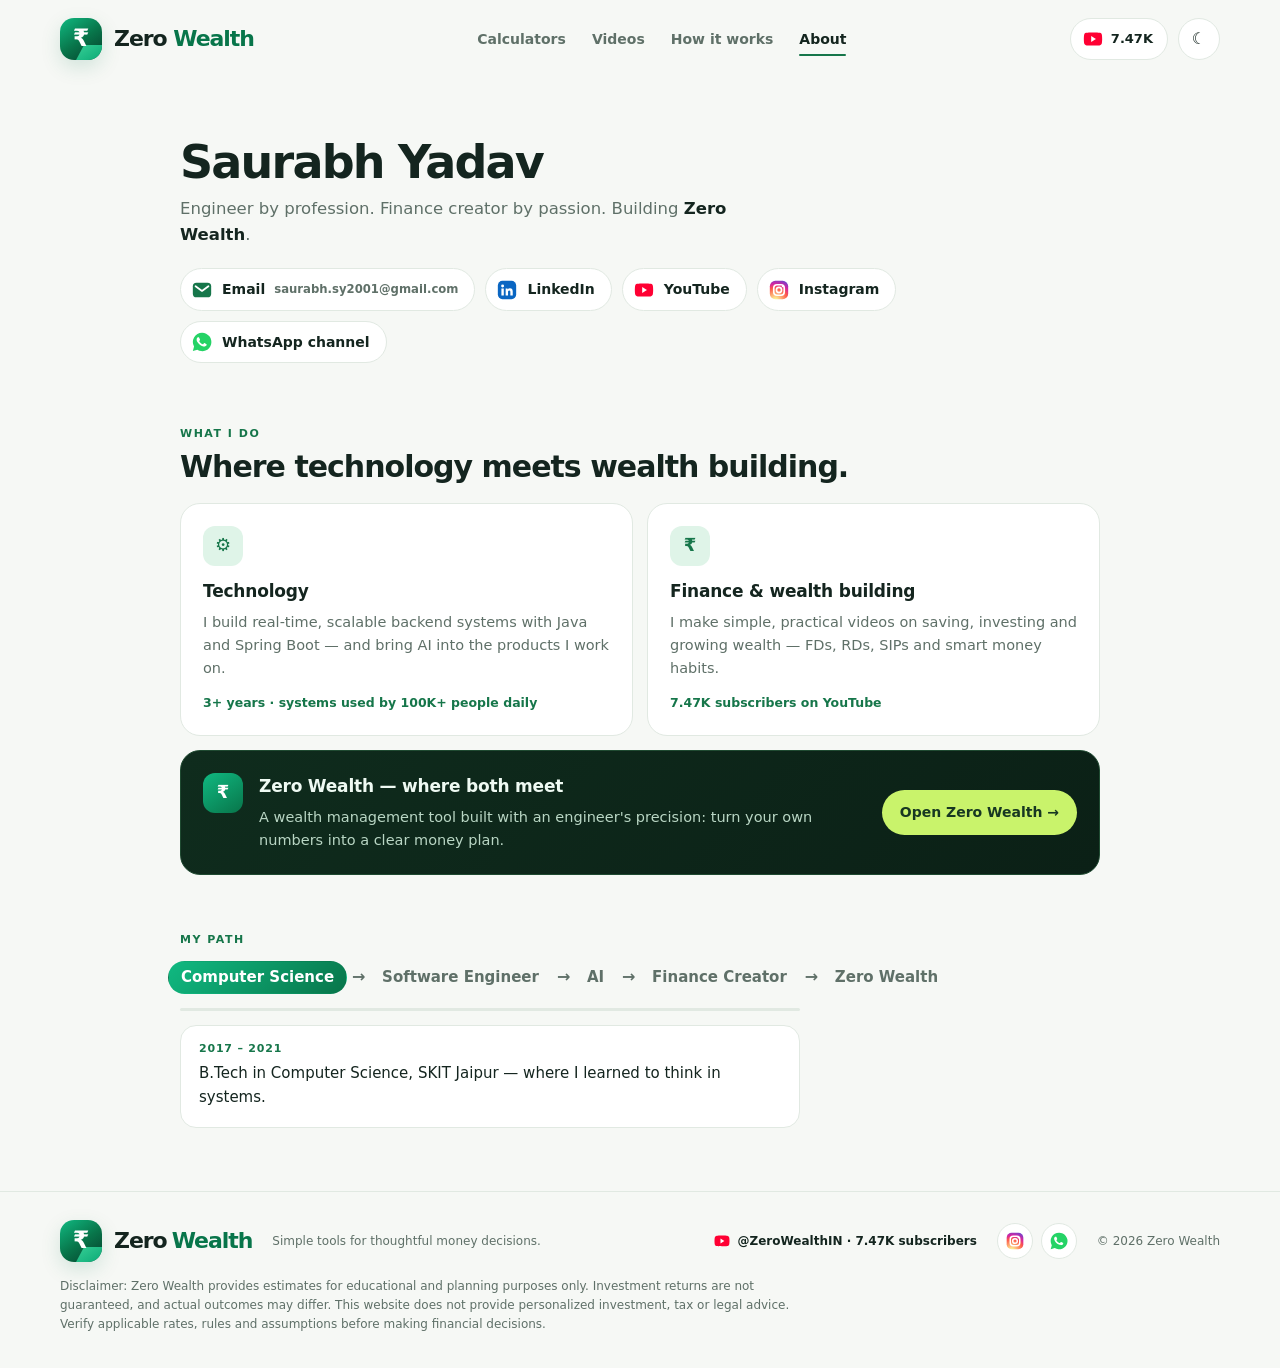
<file: about.html>
<!doctype html>
<html lang="en">
<head>
<meta charset="utf-8"><meta name="viewport" content="width=device-width,initial-scale=1">
<title>About Saurabh Yadav — Zero Wealth</title>
<meta name="description" content="Saurabh Yadav — software engineer working with Java and AI, and finance creator helping people build wealth simply. The person building Zero Wealth.">
<script src="theme.js"></script>
<link rel="stylesheet" href="yt.css">
<script type="application/ld+json">
{"@context":"https://schema.org","@type":"Person","name":"Saurabh Yadav","jobTitle":"Software Engineer","worksFor":{"@type":"Organization","name":"Kpis Pvt. Ltd."},"address":{"@type":"PostalAddress","addressLocality":"Alwar","addressRegion":"Rajasthan","addressCountry":"IN"},"email":"mailto:saurabh.sy2001@gmail.com","url":"https://zerowealth.in/about.html","sameAs":["https://www.linkedin.com/in/saurabh-yadav-407834169/","https://www.youtube.com/channel/UCn2tPHDpXme_rNmy6tBPUNg","https://www.instagram.com/hey.saurabhyadav/","https://whatsapp.com/channel/0029Vb93MCZInlqURFZPZw1O"]}
</script>
<style>
:root{--bg:#f6f8f5;--surface:#fff;--surface2:#f0f4ef;--text:#14251f;--muted:#5f7068;--line:#e1e9e2;--green:#16764a;--mint:#dff4e8;--shadow:0 14px 40px #163c2810}
[data-theme="dark"]{color-scheme:dark;--bg:#07110c;--surface:#0e1b14;--surface2:#14251b;--text:#edf7f0;--muted:#a3b8aa;--line:#263e2e;--green:#35c989;--mint:#193b29;--shadow:0 16px 40px #0005}
html{color-scheme:light}html[data-theme="dark"]{color-scheme:dark}
*{box-sizing:border-box}
body{margin:0;background:var(--bg);color:var(--text);font-family:Inter,ui-sans-serif,system-ui,-apple-system,"Segoe UI",sans-serif;line-height:1.6;-webkit-font-smoothing:antialiased}
[data-theme="dark"] body{background:radial-gradient(ellipse at 82% 0%,#123a27 0,transparent 38%),var(--bg)}
a{color:inherit;text-decoration:none}
:focus-visible{outline:3px solid color-mix(in srgb,var(--green) 40%,transparent);outline-offset:3px}
.wrap{width:min(920px,calc(100% - 40px));margin:auto}

/* top bar (same as the rest of the site) */
.nav{position:sticky;top:0;z-index:20;background:var(--bg);display:flex;align-items:center;justify-content:space-between;gap:20px;min-height:78px;padding:0 max(20px,calc((100% - 1160px)/2))}
.brand{display:flex;align-items:center;gap:12px}
.brandmark{position:relative;isolation:isolate;width:42px;height:42px;flex:0 0 42px;border-radius:14px;display:grid;place-items:center;overflow:hidden;background:linear-gradient(145deg,#10b981 0%,#08754a 52%,#063d2b 100%);box-shadow:0 7px 20px #08754a26;font-size:0}
.brandmark:before{content:"₹";position:relative;z-index:1;font-size:24px;font-weight:850;color:#fff}
.brandmark:after{content:"";position:absolute;inset:auto 0 0 48%;height:36%;background:linear-gradient(135deg,#34d399,#10b981);transform:skewX(-28deg);opacity:.9}
.wordmark{font-size:22px;font-weight:850;letter-spacing:-1.05px;white-space:nowrap}
.wordmark span:last-child{color:#08754a}[data-theme="dark"] .wordmark span:last-child{color:#34d399}
.navlinks{display:flex;gap:26px;font-size:14px;font-weight:650;color:var(--muted)}
.navlinks a:hover,.navlinks a[aria-current]{color:var(--text)}
.navlinks a[aria-current]{position:relative}.navlinks a[aria-current]:after{content:"";position:absolute;left:0;right:0;bottom:-6px;height:2px;border-radius:2px;background:var(--green)}
.navright{display:flex;gap:10px;align-items:center}
.iconbtn{height:42px;width:42px;border:1px solid var(--line);border-radius:50%;background:var(--surface);color:var(--text);cursor:pointer;font:inherit}

.kicker{font-size:11px;letter-spacing:1.5px;text-transform:uppercase;color:var(--green);font-weight:850}
h2{font-size:clamp(24px,2.6vw,30px);letter-spacing:-1px;line-height:1.2;margin:6px 0 0}

/* intro */
.intro{padding:60px 0 34px}
.intro h1{font-size:clamp(32px,4.2vw,46px);letter-spacing:-1.8px;line-height:1.08;margin:0 0 8px}
.intro p{margin:0;color:var(--muted);font-size:16.5px;max-width:560px}
.intro p b{color:var(--text);font-weight:750}

/* two worlds */
.section{padding:28px 0}
.cards{display:grid;grid-template-columns:1fr 1fr;gap:14px;margin-top:18px}
.card{border:1px solid var(--line);background:var(--surface);border-radius:20px;padding:22px}
.card .ic{width:40px;height:40px;border-radius:12px;display:grid;place-items:center;background:var(--mint);color:var(--green);font-weight:850;font-size:18px;margin-bottom:12px}
.card h3{margin:0 0 6px;font-size:17px;letter-spacing:-.2px}
.card p{margin:0;color:var(--muted);font-size:14.5px}
.card .fact{margin-top:12px;font-size:12.5px;font-weight:750;color:var(--green)}
.card.meet{grid-column:1/-1;display:flex;align-items:center;justify-content:space-between;gap:18px;background:linear-gradient(135deg,#0f2c1d,#0b2016);border-color:#1f4a31;color:#effaf3}
.card.meet .ic{background:linear-gradient(145deg,#10b981,#08754a);color:#fff}
.card.meet p{color:#b9d6c4}
.card.meet .go{flex:none;border-radius:999px;padding:11px 18px;background:#c9f36b;color:#173722;font-weight:850;font-size:14px;white-space:nowrap}
.card.meet .go:hover{background:#d8f98c}
.card.meet>div{display:flex;gap:16px;align-items:flex-start}
.card.meet>div .ic{margin:0;flex:none}

/* path: one line of steps — tap one to see its story */
.path{list-style:none;padding:0;margin:12px 0 0 -12px;display:flex;flex-wrap:wrap;align-items:center;row-gap:10px}
.path li{position:relative}
.path li+li{margin-left:22px}
.path li+li:before{content:"→";position:absolute;left:-17px;top:50%;transform:translateY(-52%);color:var(--muted);font-weight:800;transition:color .25s}
.path li.done+li:before{color:var(--green)}
.path button{font:inherit;font-size:15px;font-weight:700;line-height:1.3;color:var(--muted);background:none;border:1px solid transparent;border-radius:999px;padding:6px 12px;cursor:pointer;transition:color .25s,background-color .25s,border-color .25s}
.path button:hover{color:var(--text);border-color:var(--line);background:var(--surface)}
.path li.done button{color:var(--text)}
.path button[aria-selected="true"]{color:#fff;background:linear-gradient(135deg,#10b981,#08754a);border-color:transparent}
.pathbar{height:3px;border-radius:3px;background:var(--line);margin:14px 0 0;overflow:hidden;max-width:620px}
.pathbar i{display:block;height:100%;width:100%;border-radius:3px;background:linear-gradient(90deg,#34d399,#08754a);transition:width .45s ease}
.pathdetail{margin-top:14px;max-width:620px;border:1px solid var(--line);background:var(--surface);border-radius:16px;padding:14px 18px;display:grid}
/* every story sits in the same cell, so the card is always as tall as the longest one and nothing below it moves */
.pd{grid-area:1/1;visibility:hidden;opacity:0;transition:opacity .25s,visibility 0s .25s}
.pd.on{visibility:visible;opacity:1;transition:opacity .25s}
.pathdetail small{display:block;font-size:11px;font-weight:850;letter-spacing:.8px;text-transform:uppercase;color:var(--green)}
.pathdetail p{margin:3px 0 0;font-size:15px;color:var(--text)}
.pathdetail a{display:inline-block;margin-top:6px;font-size:13.5px;font-weight:800;color:var(--green)}
@media(prefers-reduced-motion:reduce){.pathbar i,.pd,.path button,.path li+li:before{transition:none}}

/* contact */
.contact{display:flex;flex-wrap:wrap;gap:10px;margin-top:20px}
.contact a{display:inline-flex;align-items:center;gap:9px;border:1px solid var(--line);background:var(--surface);border-radius:999px;padding:9px 16px 9px 10px;font-size:14px;font-weight:700;transition:border-color .2s,transform .2s}
.contact a:hover{border-color:var(--green);transform:translateY(-2px)}
.contact svg{width:22px;height:22px;flex:none}
.contact small{font-weight:600;color:var(--muted)}


@media(max-width:860px){.navlinks{display:none}}
@media(max-width:700px){
 .wrap{width:calc(100% - 28px)}
 .nav{padding:0 14px;min-height:68px}.wordmark{font-size:19px}
 .ytpill [data-yt-subs]{display:none}.ytpill{padding:0 10px}
 .intro{padding-top:36px}
 .cards{grid-template-columns:1fr}
 .card.meet{flex-direction:column;align-items:flex-start}
}
@media(prefers-reduced-motion:reduce){*{transition:none!important}}
</style>
<style id="mobile-header">
/* Mobile header: brand + compact icon actions on one row, nav links as a full-width tab strip below. Phones only. */
@media(max-width:640px){
 header.nav{display:grid;grid-template-columns:minmax(0,1fr) auto;align-items:center;column-gap:10px;row-gap:10px;height:auto;min-height:0;padding-top:12px;padding-bottom:12px;flex-wrap:nowrap}
 header.nav .brand{grid-row:1;grid-column:1;gap:9px;min-width:0}
 header.nav .brandmark,header.nav .mark{width:36px;height:36px;flex:0 0 36px;border-radius:12px}
 header.nav .brandmark:before,header.nav .mark:before{font-size:20px}
 header.nav .wordmark{font-size:18px;letter-spacing:-.7px;gap:4px}
 header.nav .navright{grid-row:1;grid-column:2;gap:8px;margin:0}
 header.nav .ytpill,header.nav .iconbtn{width:38px;height:38px;padding:0;display:inline-grid;place-items:center;flex:none}
 header.nav .ytpill [data-yt-subs]{display:none}
 header.nav .ytpill svg{width:20px;height:20px}
 header.nav .navlinks{grid-row:2;grid-column:1/-1;display:flex;justify-content:space-between;gap:2px;width:auto;margin:0;padding:4px;border:1px solid var(--line);border-radius:14px;background:var(--surface);overflow-x:auto;scrollbar-width:none;font-size:13px}
 header.nav .navlinks::-webkit-scrollbar{display:none}
 header.nav .navlinks a{flex:1 0 auto;text-align:center;padding:7px 8px;border-radius:10px;white-space:nowrap}
 header.nav .navlinks a:hover{background:var(--surface2);color:var(--text)}
 header.nav .navlinks a[aria-current]{background:var(--mint);color:var(--green)}
 header.nav .navlinks a[aria-current]:after{display:none}
}
@media(max-width:360px){
 header.nav .wordmark{font-size:17px}
 header.nav .navright{gap:6px}
 header.nav .navlinks{font-size:12px}
 header.nav .navlinks a{padding:7px 5px}
}
</style>
</head>
<body>
<header class="nav">
  <a class="brand" href="index.html" aria-label="Zero Wealth home"><span class="brandmark" aria-hidden="true">₹</span><span class="wordmark"><span>Zero</span><span> Wealth</span></span></a>
  <nav class="navlinks"><a href="index.html#calculators">Calculators</a><a href="index.html#youtube">Videos</a><a href="index.html#how-it-works">How it works</a><a href="about.html" aria-current="page">About</a></nav>
  <div class="navright">
    <a class="ytpill" data-yt-link data-yt-pill href="https://www.youtube.com/channel/UCn2tPHDpXme_rNmy6tBPUNg" target="_blank" rel="noopener" title="Zero Wealth on YouTube" aria-label="Zero Wealth on YouTube"><svg viewBox="0 0 24 24" aria-hidden="true"><path d="M21.6 7.2a2.7 2.7 0 0 0-1.9-1.9C18 4.8 12 4.8 12 4.8s-6 0-7.7.5a2.7 2.7 0 0 0-1.9 1.9C2 8.9 2 12 2 12s0 3.1.4 4.8a2.7 2.7 0 0 0 1.9 1.9c1.7.5 7.7.5 7.7.5s6 0 7.7-.5a2.7 2.7 0 0 0 1.9-1.9c.4-1.7.4-4.8.4-4.8s0-3.1-.4-4.8Z" fill="#ff0033"/><path d="m10 15.2 5.2-3.2L10 8.8Z" fill="#fff"/></svg><span data-yt-subs>YouTube</span></a>
    <button class="iconbtn" id="themeBtn" type="button" data-theme-toggle aria-label="Toggle theme">☾</button>
  </div>
</header>

<main class="wrap">
  <!-- intro -->
  <section class="intro" aria-labelledby="name">
    <div>
      <h1 id="name">Saurabh Yadav</h1>
      <p>Engineer by profession. Finance creator by passion. Building <b>Zero Wealth</b>.</p>
      <nav class="contact" aria-label="Contact and social links">
        <a href="mailto:saurabh.sy2001@gmail.com"><svg viewBox="0 0 24 24" aria-hidden="true"><rect x="2" y="4" width="20" height="16" rx="4" fill="#16764a"/><path d="m5 8 7 5 7-5" fill="none" stroke="#fff" stroke-width="2" stroke-linecap="round" stroke-linejoin="round"/></svg>Email <small>saurabh.sy2001@gmail.com</small></a>
        <a href="https://www.linkedin.com/in/saurabh-yadav-407834169/" target="_blank" rel="noopener"><svg viewBox="0 0 24 24" aria-hidden="true"><rect x="2" y="2" width="20" height="20" rx="5" fill="#0a66c2"/><path fill="#fff" d="M7.2 6.1a1.6 1.6 0 1 1 0 3.2 1.6 1.6 0 0 1 0-3.2ZM5.9 10.3h2.6V18H5.9v-7.7Zm4.2 0h2.5v1.05h.04c.35-.66 1.2-1.36 2.48-1.36 2.65 0 3.14 1.74 3.14 4V18h-2.6v-3.5c0-.84-.02-1.92-1.17-1.92-1.17 0-1.35.91-1.35 1.86V18h-2.6v-7.7Z"/></svg>LinkedIn</a>
        <a data-yt-link href="https://www.youtube.com/channel/UCn2tPHDpXme_rNmy6tBPUNg" target="_blank" rel="noopener"><svg viewBox="0 0 24 24" aria-hidden="true"><path d="M21.6 7.2a2.7 2.7 0 0 0-1.9-1.9C18 4.8 12 4.8 12 4.8s-6 0-7.7.5a2.7 2.7 0 0 0-1.9 1.9C2 8.9 2 12 2 12s0 3.1.4 4.8a2.7 2.7 0 0 0 1.9 1.9c1.7.5 7.7.5 7.7.5s6 0 7.7-.5a2.7 2.7 0 0 0 1.9-1.9c.4-1.7.4-4.8.4-4.8s0-3.1-.4-4.8Z" fill="#ff0033"/><path d="m10 15.2 5.2-3.2L10 8.8Z" fill="#fff"/></svg>YouTube</a>
        <a href="https://www.instagram.com/hey.saurabhyadav/" target="_blank" rel="noopener"><svg viewBox="0 0 24 24" aria-hidden="true"><defs><radialGradient id="igB" cx="30%" cy="107%" r="150%"><stop offset="0" stop-color="#fdf497"/><stop offset=".05" stop-color="#fdf497"/><stop offset=".45" stop-color="#fd5949"/><stop offset=".6" stop-color="#d6249f"/><stop offset=".9" stop-color="#285aeb"/></radialGradient></defs><rect x="2" y="2" width="20" height="20" rx="6" fill="url(#igB)"/><rect x="6.3" y="6.3" width="11.4" height="11.4" rx="3.5" fill="none" stroke="#fff" stroke-width="1.8"/><circle cx="12" cy="12" r="2.8" fill="none" stroke="#fff" stroke-width="1.8"/><circle cx="16.1" cy="7.9" r="1.1" fill="#fff"/></svg>Instagram</a>
        <a href="https://whatsapp.com/channel/0029Vb93MCZInlqURFZPZw1O" target="_blank" rel="noopener"><svg viewBox="0 0 24 24" aria-hidden="true"><path fill="#25d366" d="M12 2a10 10 0 0 0-8.66 15l-1.3 4.76 4.88-1.28A10 10 0 1 0 12 2Z"/><path fill="#fff" d="M8.9 7.3c-.2-.45-.4-.46-.6-.47h-.5c-.18 0-.47.07-.72.34-.25.27-.94.92-.94 2.25s.97 2.6 1.1 2.79c.13.18 1.87 2.98 4.6 4.06 2.28.9 2.74.72 3.24.67.5-.04 1.6-.65 1.82-1.28.23-.63.23-1.17.16-1.28-.07-.11-.25-.18-.52-.31l-1.82-.9c-.25-.09-.43-.13-.61.14-.18.27-.7.89-.86 1.07-.16.18-.32.2-.59.07-.27-.14-1.13-.42-2.16-1.33-.8-.71-1.34-1.59-1.5-1.86-.16-.27-.02-.42.12-.55.12-.12.27-.32.4-.48.14-.16.18-.27.27-.45.09-.18.05-.34-.02-.48l-.83-2.03Z"/></svg>WhatsApp channel</a>
      </nav>
    </div>
  </section>

  <!-- two worlds -->
  <section class="section" aria-labelledby="worlds">
    <div class="kicker">What I do</div>
    <h2 id="worlds">Where technology meets wealth building.</h2>
    <div class="cards">
      <article class="card"><div class="ic" aria-hidden="true">⚙</div><h3>Technology</h3><p>I build real-time, scalable backend systems with Java and Spring Boot — and bring AI into the products I work on.</p><div class="fact">3+ years · systems used by 100K+ people daily</div></article>
      <article class="card"><div class="ic" aria-hidden="true">₹</div><h3>Finance &amp; wealth building</h3><p>I make simple, practical videos on saving, investing and growing wealth — FDs, RDs, SIPs and smart money habits.</p><div class="fact"><span data-yt-subs>7.47K</span> subscribers on YouTube</div></article>
      <article class="card meet"><div><div class="ic" aria-hidden="true">₹</div><div><h3>Zero Wealth — where both meet</h3><p>A wealth management tool built with an engineer's precision: turn your own numbers into a clear money plan.</p></div></div><a class="go" href="index.html">Open Zero Wealth →</a></article>
    </div>
  </section>

  <!-- path (interactive) -->
  <section class="section" aria-labelledby="pathTitle">
    <div class="kicker" id="pathTitle">My path</div>
    <ol class="path" role="tablist" aria-label="My path">
      <li role="presentation"><button type="button" role="tab" id="step0" aria-controls="pathDetail" aria-selected="false" tabindex="-1" data-i="0">Computer Science</button></li>
      <li role="presentation"><button type="button" role="tab" id="step1" aria-controls="pathDetail" aria-selected="false" tabindex="-1" data-i="1">Software Engineer</button></li>
      <li role="presentation"><button type="button" role="tab" id="step2" aria-controls="pathDetail" aria-selected="false" tabindex="-1" data-i="2">AI</button></li>
      <li role="presentation"><button type="button" role="tab" id="step3" aria-controls="pathDetail" aria-selected="false" tabindex="-1" data-i="3">Finance Creator</button></li>
      <li role="presentation"><button type="button" role="tab" id="step4" aria-controls="pathDetail" aria-selected="true" tabindex="0" data-i="4">Zero Wealth</button></li>
    </ol>
    <div class="pathbar" aria-hidden="true"><i></i></div>
    <div class="pathdetail" id="pathDetail" role="tabpanel" aria-labelledby="step4" aria-live="polite">
      <div class="pd" data-i="0" aria-hidden="true"><small>2017 – 2021</small><p>B.Tech in Computer Science, SKIT Jaipur — where I learned to think in systems.</p></div>
      <div class="pd" data-i="1" aria-hidden="true"><small>2022 – now</small><p>Java &amp; Spring Boot backends and full-stack web — real-time systems used by 100K+ people daily.</p></div>
      <div class="pd" data-i="2" aria-hidden="true"><small>Now</small><p>Bringing AI into real products — smarter recommendations and personalisation.</p></div>
      <div class="pd" data-i="3" aria-hidden="true"><small>YouTube</small><p>Simple, practical videos on saving, investing and building wealth.</p><a href="https://www.youtube.com/channel/UCn2tPHDpXme_rNmy6tBPUNg" target="_blank" rel="noopener" tabindex="-1">Watch on YouTube ↗</a></div>
      <div class="pd on" data-i="4"><small>Today</small><p>A wealth management tool where technology meets wealth building.</p><a href="index.html">Open Zero Wealth →</a></div>
    </div>
  </section>

</main>

<footer class="footer site-footer"><div class="fcontainer"><div class="footerrow"><a class="brand" href="index.html" aria-label="Zero Wealth home"><span class="brandmark" aria-hidden="true">₹</span><span class="wordmark"><span>Zero</span><span> Wealth</span></span></a><span class="foottag">Simple tools for thoughtful money decisions.</span><span class="footmeta"><a class="footyt" data-yt-link href="https://www.youtube.com/channel/UCn2tPHDpXme_rNmy6tBPUNg" target="_blank" rel="noopener"><svg viewBox="0 0 24 24" aria-hidden="true"><path d="M21.6 7.2a2.7 2.7 0 0 0-1.9-1.9C18 4.8 12 4.8 12 4.8s-6 0-7.7.5a2.7 2.7 0 0 0-1.9 1.9C2 8.9 2 12 2 12s0 3.1.4 4.8a2.7 2.7 0 0 0 1.9 1.9c1.7.5 7.7.5 7.7.5s6 0 7.7-.5a2.7 2.7 0 0 0 1.9-1.9c.4-1.7.4-4.8.4-4.8s0-3.1-.4-4.8Z" fill="#ff0033"/><path d="m10 15.2 5.2-3.2L10 8.8Z" fill="#fff"/></svg><span>@ZeroWealthIN · <span data-yt-subs>YouTube</span> subscribers</span></a><span class="footsocial"><a class="soc" href="https://www.instagram.com/hey.saurabhyadav/" target="_blank" rel="noopener" aria-label="Instagram: @hey.saurabhyadav" title="Instagram · @hey.saurabhyadav"><svg viewBox="0 0 24 24" aria-hidden="true"><defs><radialGradient id="igGradHome" cx="30%" cy="107%" r="150%"><stop offset="0" stop-color="#fdf497"/><stop offset=".05" stop-color="#fdf497"/><stop offset=".45" stop-color="#fd5949"/><stop offset=".6" stop-color="#d6249f"/><stop offset=".9" stop-color="#285aeb"/></radialGradient></defs><rect x="2" y="2" width="20" height="20" rx="6" fill="url(#igGradHome)"/><rect x="6.3" y="6.3" width="11.4" height="11.4" rx="3.5" fill="none" stroke="#fff" stroke-width="1.8"/><circle cx="12" cy="12" r="2.8" fill="none" stroke="#fff" stroke-width="1.8"/><circle cx="16.1" cy="7.9" r="1.1" fill="#fff"/></svg></a><a class="soc" href="https://whatsapp.com/channel/0029Vb93MCZInlqURFZPZw1O" target="_blank" rel="noopener" aria-label="Zero Wealth WhatsApp channel" title="WhatsApp channel"><svg viewBox="0 0 24 24" aria-hidden="true"><path fill="#25d366" d="M12 2a10 10 0 0 0-8.66 15l-1.3 4.76 4.88-1.28A10 10 0 1 0 12 2Z"/><path fill="#fff" d="M8.9 7.3c-.2-.45-.4-.46-.6-.47h-.5c-.18 0-.47.07-.72.34-.25.27-.94.92-.94 2.25s.97 2.6 1.1 2.79c.13.18 1.87 2.98 4.6 4.06 2.28.9 2.74.72 3.24.67.5-.04 1.6-.65 1.82-1.28.23-.63.23-1.17.16-1.28-.07-.11-.25-.18-.52-.31l-1.82-.9c-.25-.09-.43-.13-.61.14-.18.27-.7.89-.86 1.07-.16.18-.32.2-.59.07-.27-.14-1.13-.42-2.16-1.33-.8-.71-1.34-1.59-1.5-1.86-.16-.27-.02-.42.12-.55.12-.12.27-.32.4-.48.14-.16.18-.27.27-.45.09-.18.05-.34-.02-.48l-.83-2.03Z"/></svg></a></span><span class="footcopy">© <span id="year"></span> Zero Wealth</span></span></div><p class="disclaimer">Disclaimer: Zero Wealth provides estimates for educational and planning purposes only. Investment returns are not guaranteed, and actual outcomes may differ. This website does not provide personalized investment, tax or legal advice. Verify applicable rates, rules and assumptions before making financial decisions.</p></div></footer>
<script>
/* My path: tabs (click, tap or arrow keys), a progress bar, and a one-time walk-through when it first scrolls into view */
(function(){
  var list=document.querySelector('.path'); if(!list) return;
  var tabs=[].slice.call(list.querySelectorAll('[role=tab]')), panel=document.getElementById('pathDetail'), bar=document.querySelector('.pathbar i');
  var items=[].slice.call(panel.querySelectorAll('.pd')), timer=null, current=4;
  var reduce=window.matchMedia&&matchMedia('(prefers-reduced-motion: reduce)').matches;
  function select(i,focus){
    current=i;
    tabs.forEach(function(t,k){var on=k===i;t.setAttribute('aria-selected',String(on));t.tabIndex=on?0:-1;t.parentNode.classList.toggle('done',k<i);});
    panel.setAttribute('aria-labelledby',tabs[i].id);
    bar.style.width=(i/(tabs.length-1)*100)+'%';
    items.forEach(function(el,k){var on=k===i;el.classList.toggle('on',on);if(on)el.removeAttribute('aria-hidden');else el.setAttribute('aria-hidden','true');var a=el.querySelector('a');if(a){if(on)a.removeAttribute('tabindex');else a.tabIndex=-1;}});
    if(focus) tabs[i].focus();
  }
  function stop(){ if(timer){clearInterval(timer);timer=null;} }
  tabs.forEach(function(t,i){ t.addEventListener('click',function(){stop();select(i);}); });
  list.addEventListener('keydown',function(e){
    var k={ArrowRight:1,ArrowDown:1,ArrowLeft:-1,ArrowUp:-1}[e.key], i=current;
    if(k) i=(current+k+tabs.length)%tabs.length; else if(e.key==='Home') i=0; else if(e.key==='End') i=tabs.length-1; else return;
    e.preventDefault(); stop(); select(i,true);
  });
  select(4);
  // walk through the journey once, the first time it's on screen
  if(!reduce&&'IntersectionObserver' in window){
    var io=new IntersectionObserver(function(en){
      if(!en[0].isIntersecting) return; io.disconnect();
      var i=0; select(0); timer=setInterval(function(){ i++; if(i>=tabs.length-1){stop();} select(Math.min(i,tabs.length-1)); },900);
    },{threshold:.6});
    io.observe(list);
  }
})();
</script>
<script>document.getElementById('year').textContent=new Date().getFullYear();</script>
<script src="data/youtube.js"></script><script src="yt.js"></script>
</body>
</html>
</file>
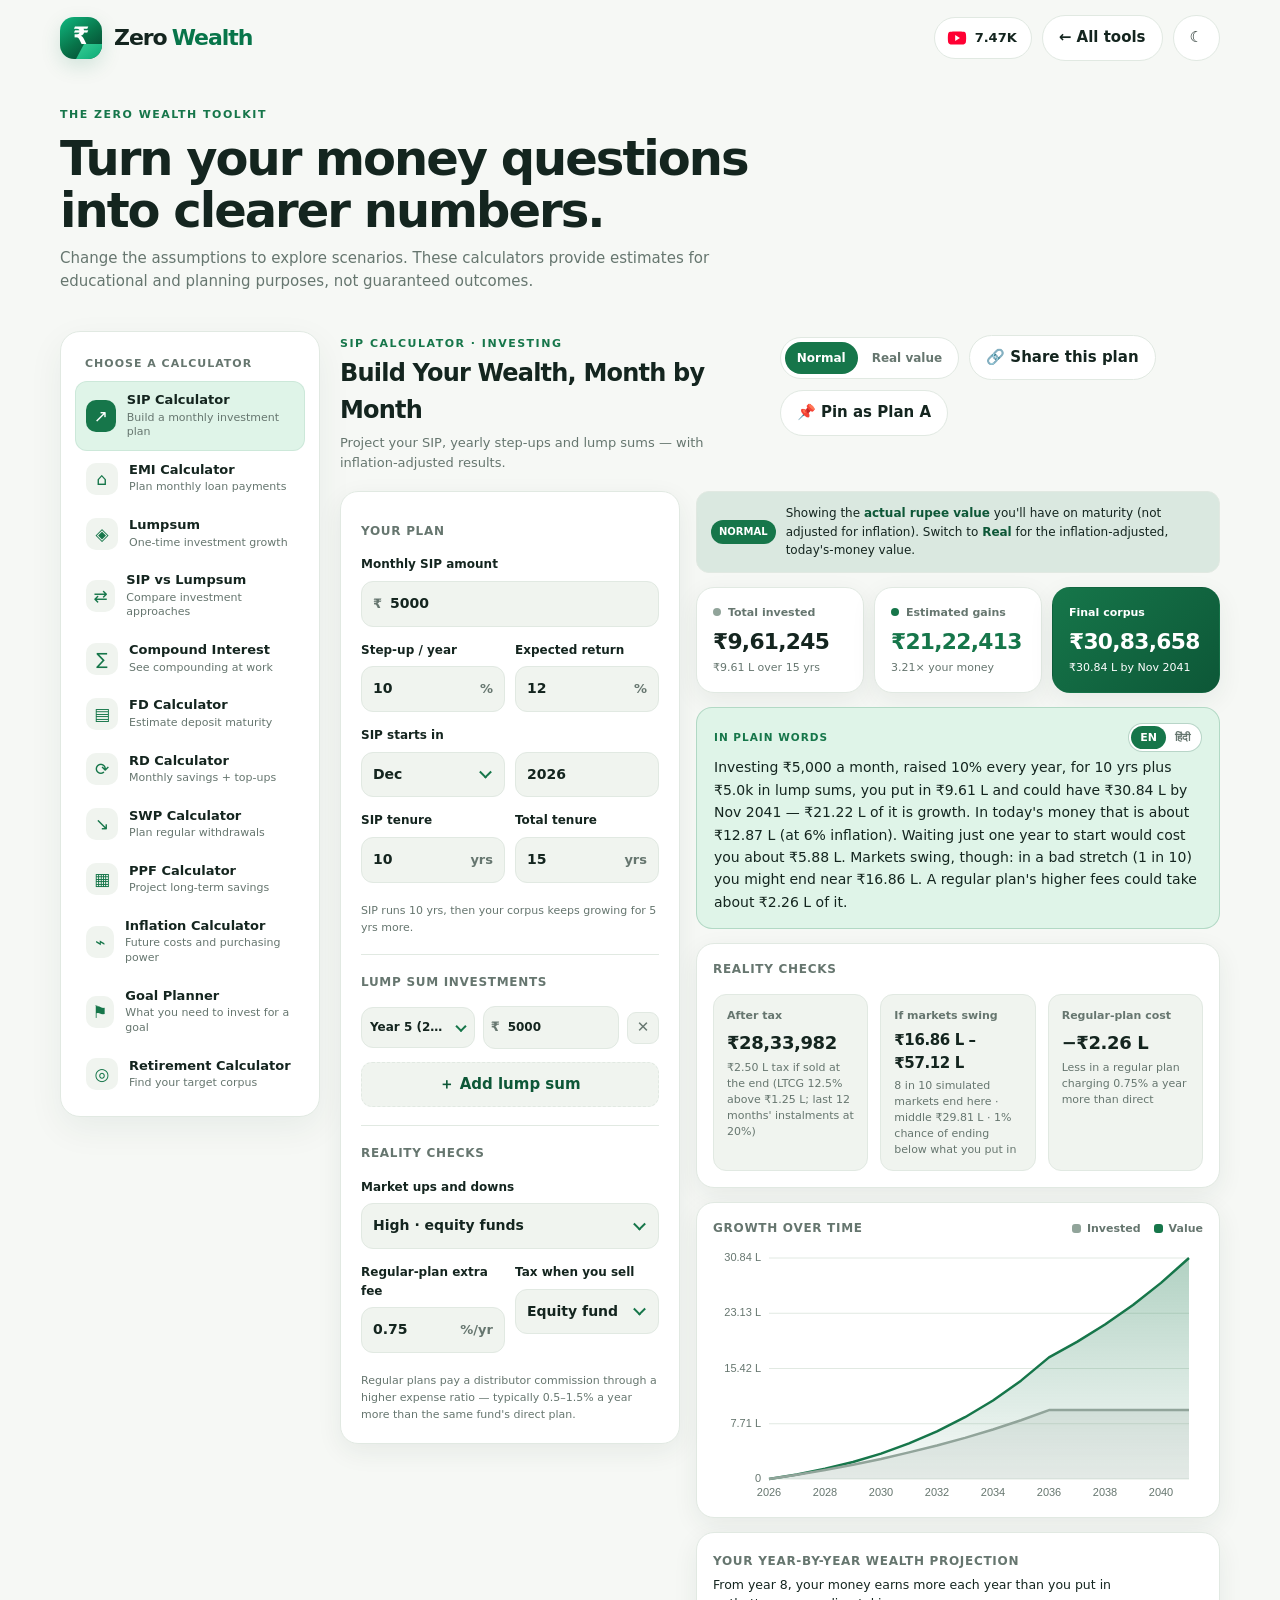
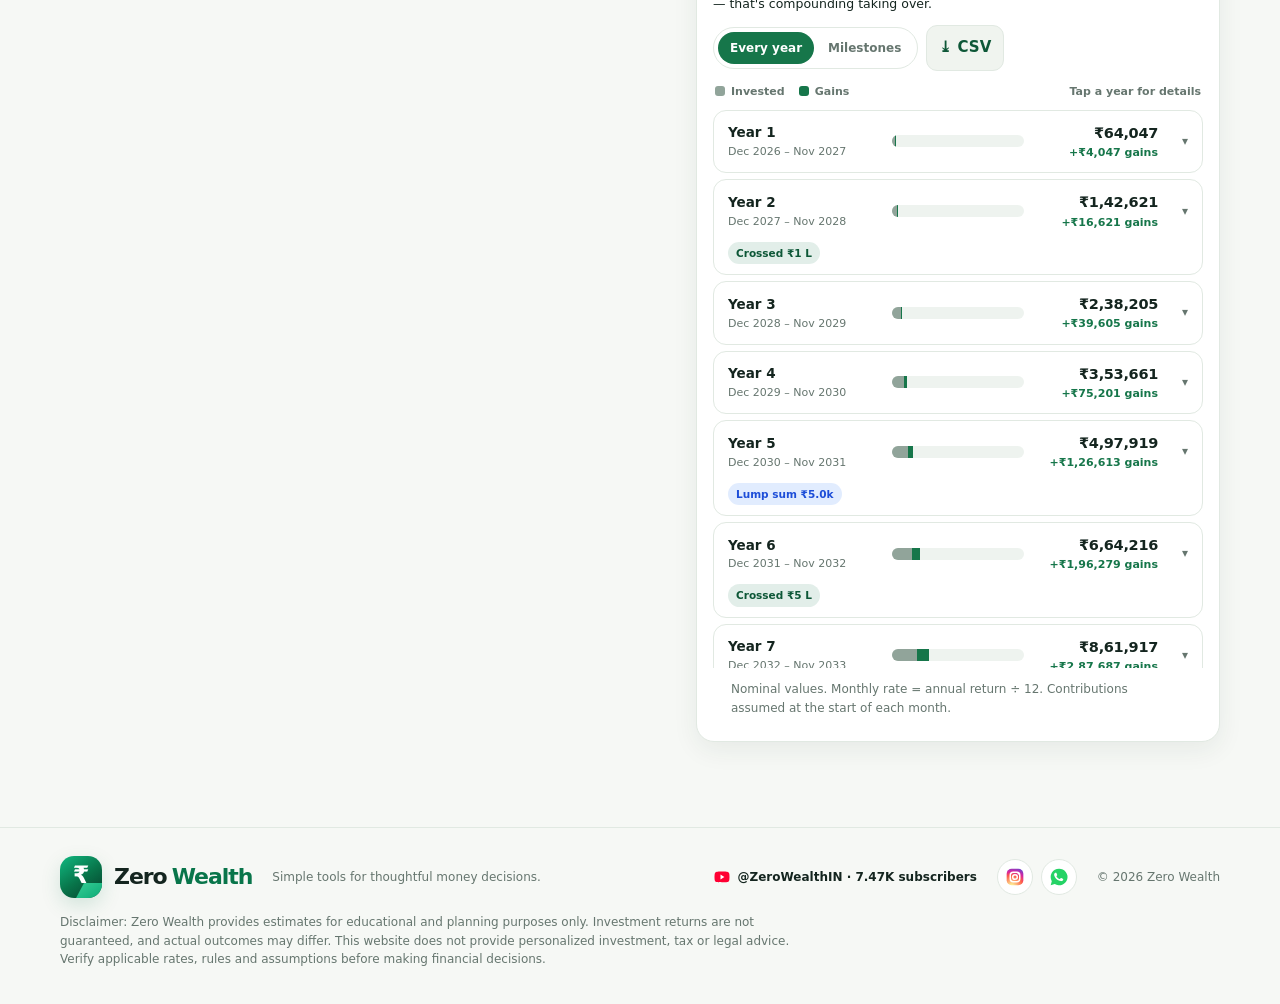
<file: calculators.html>
<!doctype html>
<html lang="en"><head><meta charset="utf-8"><meta name="viewport" content="width=device-width,initial-scale=1"><meta name="description" content="Free Zero Wealth financial calculators for investing, savings, loans and planning in India."><title>Financial Calculators — Zero Wealth</title>
<script src="theme.js"></script>
<link rel="stylesheet" href="yt.css">
<style>
:root{--bg:#f6f8f5;--surface:#fff;--surface2:#f0f4ef;--text:#14251f;--muted:#66766f;--line:#e1e9e2;--green:#16764a;--green2:#0d5737;--mint:#dff4e8;--lime:#c9f36b;--shadow:0 12px 35px #163c2810;--radius:20px}[data-theme=dark]{color-scheme:dark;--bg:#111612;--surface:#191f1b;--surface2:#222a24;--text:#f0f4f1;--muted:#a8b2aa;--line:#343e36;--green:#55c58b;--green2:#36a66f;--mint:#263a2e;--lime:#d3f58b;--shadow:0 12px 35px #0004}*{box-sizing:border-box}body{margin:0;background:var(--bg);color:var(--text);font:15px/1.55 Inter,system-ui,-apple-system,"Segoe UI",sans-serif}a{color:inherit;text-decoration:none}button,input,select{font:inherit}.wrap{width:min(1160px,calc(100% - 32px));margin:auto}.nav{height:76px;display:flex;align-items:center;justify-content:space-between;gap:15px}.brand{display:flex;align-items:center;gap:10px;font-size:20px;font-weight:850;letter-spacing:-.6px}.mark{width:38px;height:38px;display:grid;place-items:center;border-radius:13px;background:var(--green);color:white}.navright{display:flex;gap:10px;align-items:center}.btn,.iconbtn{border:1px solid var(--line);border-radius:99px;padding:10px 16px;background:var(--surface);color:var(--text);font-weight:750;cursor:pointer}.btn.primary{background:var(--green);color:white;border-color:var(--green)}.hero{padding:30px 0 22px}.kicker{font-size:11px;letter-spacing:1.5px;color:var(--green);font-weight:850;text-transform:uppercase}.hero h1{font-size:clamp(32px,4vw,48px);line-height:1.08;letter-spacing:-2px;margin:10px 0}.hero p{color:var(--muted);max-width:720px;margin:0}.layout{display:grid;grid-template-columns:260px 1fr;gap:20px;align-items:start;padding:16px 0 50px}.sidebar,.panel,.resultcard{background:var(--surface);border:1px solid var(--line);border-radius:var(--radius);box-shadow:var(--shadow)}.sidebar{padding:14px;position:sticky;top:14px}.sidehead{font-size:11px;color:var(--muted);font-weight:850;letter-spacing:1px;text-transform:uppercase;padding:9px 10px}.toolbtn{width:100%;display:flex;gap:11px;align-items:center;text-align:left;padding:11px 10px;border:0;border-radius:12px;background:transparent;color:var(--text);cursor:pointer}.toolbtn:hover,.toolbtn.active{background:var(--mint)}.toolbtn .ico{width:32px;height:32px;display:grid;place-items:center;background:var(--surface2);border-radius:10px;color:var(--green);font-size:17px}.toolbtn.active .ico{background:var(--green);color:white}.toolbtn strong{font-size:13px;display:block}.toolbtn small{font-size:11px;color:var(--muted)}.main{min-width:0}.panel{padding:24px}.panelhead{display:flex;justify-content:space-between;align-items:start;gap:16px;margin-bottom:20px}.panelhead h2{font-size:24px;letter-spacing:-.8px;margin:3px 0}.panelhead p{color:var(--muted);font-size:13px;margin:0}.pill{background:var(--mint);color:var(--green);font-size:11px;font-weight:800;padding:6px 9px;border-radius:99px;white-space:nowrap}.fields{display:grid;grid-template-columns:repeat(2,minmax(0,1fr));gap:15px}.field label{display:block;font-size:12px;font-weight:750;margin-bottom:7px}.control{display:flex;align-items:center;gap:8px;border:1px solid var(--line);background:var(--surface2);border-radius:12px;padding:0 12px;min-width:0}.control:focus-within{border-color:var(--green);box-shadow:0 0 0 3px #16764a18}.control span{color:var(--muted);font-size:13px;font-weight:750}.control input,.control select{width:100%;min-width:0;padding:12px 0;border:0;outline:0;background:transparent;color:var(--text);font-weight:700}
/* Theme-aware native dropdowns (e.g. Compounding frequency) */
.control:has(select){position:relative;cursor:pointer;padding-right:38px;min-height:48px}
.control select{appearance:none;-webkit-appearance:none;cursor:pointer;min-height:46px;padding-right:4px;line-height:1.4;color:var(--text);color-scheme:inherit}
.control:has(select)::after{content:"";position:absolute;right:15px;top:50%;width:8px;height:8px;border-right:2px solid var(--green);border-bottom:2px solid var(--green);transform:translateY(-70%) rotate(45deg);pointer-events:none}
.control select:focus-visible{outline:2px solid var(--green);outline-offset:2px;border-radius:5px}
.control select option{background:var(--surface);color:var(--text)}
/* Native dropdowns (SIP start month, lump-sum year, market ups and downs, tax): readable option lists in both themes */
select{color-scheme:light}html[data-theme=dark] select{color-scheme:dark}
select option,select optgroup{background-color:#ffffff;color:#14251f}
html[data-theme=dark] select option,html[data-theme=dark] select optgroup{background-color:#0e1b14;color:#edf7f0}
#sipView .input-shell select{cursor:pointer}
[data-theme=dark] .control select{color-scheme:dark}
[data-theme=dark] .control:has(select)::after{border-color:var(--green)}
.hint{font-size:11px;color:var(--muted);margin-top:5px}.warn{color:#c2410c;font-weight:700}[data-theme=dark] .warn{color:#fdba74}.summary{margin-top:14px;padding:15px 17px;border-radius:16px;background:var(--mint);color:var(--text);font-size:14px;line-height:1.6;border:1px solid color-mix(in srgb,var(--green) 22%,transparent)}.summary-head{display:flex;justify-content:space-between;align-items:center;gap:10px;margin-bottom:4px}.summary-title{font-size:10.5px;font-weight:850;letter-spacing:1px;text-transform:uppercase;color:var(--green)}.summary-text{margin:0}.lang-toggle{display:inline-flex;border:1px solid color-mix(in srgb,var(--green) 30%,transparent);border-radius:99px;padding:2px;background:var(--surface)}.lang-toggle button{border:0;background:transparent;color:var(--muted);font:inherit;font-size:11px;font-weight:800;padding:3px 9px;border-radius:99px;cursor:pointer}.lang-toggle button.active{background:var(--green);color:#fff}[data-theme=dark] .lang-toggle button.active{color:#06120c}.summary-text:lang(hi),.summary-text{font-feature-settings:normal}.compare-card{margin-top:14px;border:1px solid var(--line);border-radius:16px;overflow:hidden;background:var(--surface)}.compare-head{display:flex;justify-content:space-between;align-items:center;gap:10px;padding:12px 16px;background:var(--surface2);font-size:13px}.compare-clear{border:0;background:transparent;color:var(--muted);font:inherit;font-size:12px;font-weight:750;cursor:pointer}.compare-clear:hover{color:var(--text)}.compare-changes{margin:0;padding:10px 16px;font-size:12.5px;color:var(--muted);border-bottom:1px solid var(--line)}.compare-changes b{color:var(--text)}.compare-table td.up{color:#15803d;font-weight:750}.compare-table td.down{color:#c2410c;font-weight:750}[data-theme=dark] .compare-table td.up{color:#73e4a9}[data-theme=dark] .compare-table td.down{color:#fdba74}#sipView .insights{padding:16px}.insight-grid{display:grid;grid-template-columns:repeat(3,minmax(0,1fr));gap:12px}.insight{min-width:0;padding:12px 13px;border:1px solid var(--line);border-radius:13px;background:var(--surface2)}#sipView .insight{border-color:var(--border);background:var(--surface-2)}.insight .i-label{display:block;font-size:11px;font-weight:750;color:var(--muted)}.insight strong{display:block;font-size:18px;letter-spacing:-.4px;margin:5px 0 3px;white-space:nowrap;overflow:hidden}.insight .nw{white-space:nowrap}.insight small{display:block;font-size:11px;line-height:1.45;color:var(--muted)}@media(max-width:700px){.insight-grid{grid-template-columns:1fr}}#sipView .summary,#sipView .compare-card{margin-top:0}
#sipView .lump-warn{grid-column:1/-1;margin-top:-2px;font-size:11.5px;font-weight:650;line-height:1.45;color:#c2410c}
#sipView .lump-warn[hidden]{display:none}
html[data-theme="dark"] #sipView .lump-warn{color:#fdba74}
/* Themed dropdowns in the SIP calculator */
#sipView .input-shell.zw-select{position:relative;padding:0;display:block}#sipView .lump-row .input-shell.zw-select{padding:0}
#sipView .zw-select .zw-native{position:absolute!important;left:0;bottom:0;width:1px!important;height:1px!important;opacity:0!important;pointer-events:none!important;padding:0!important}
#sipView .zw-select::after{content:"";position:absolute;right:14px;top:50%;width:7px;height:7px;border-right:2px solid var(--accent);border-bottom:2px solid var(--accent);transform:translateY(-70%) rotate(45deg);pointer-events:none;transition:transform .15s}
#sipView .zw-select.is-open::after{transform:translateY(-25%) rotate(225deg)}
#sipView .zw-select-trigger{all:unset;box-sizing:border-box;display:block;width:100%;padding:11px 32px 11px 11px;border-radius:12px;font-size:14px;font-weight:700;color:var(--text);cursor:pointer;white-space:nowrap;overflow:hidden;text-overflow:ellipsis}
#sipView .zw-select-trigger:focus-visible{outline:2px solid var(--accent);outline-offset:2px}
#sipView .lump-row .zw-select-trigger{font-size:12px;padding:10px 24px 10px 8px}
#sipView .lump-row .zw-select::after{right:9px;width:6px;height:6px}
#sipView .zw-select-menu{position:absolute;top:calc(100% + 6px);left:-1px;min-width:calc(100% + 2px);width:max-content;max-width:min(300px,85vw);z-index:60;padding:5px;background:var(--surface);border:1px solid var(--border);border-radius:12px;box-shadow:0 14px 34px rgba(7,17,12,.18);max-height:260px;overflow-y:auto}
html[data-theme="dark"] #sipView .zw-select-menu{box-shadow:0 16px 36px rgba(0,0,0,.6)}
#sipView .zw-select-menu[hidden]{display:none}
#sipView .zw-option{all:unset;box-sizing:border-box;display:flex;justify-content:space-between;align-items:center;gap:12px;width:100%;padding:9px 11px;border-radius:8px;font-size:13.5px;color:var(--text);cursor:pointer;white-space:nowrap}
#sipView .zw-option:hover,#sipView .zw-option:focus-visible{background:var(--surface-2);outline:none}
#sipView .zw-option[aria-selected="true"]{background:var(--accent-soft);color:var(--accent-dark);font-weight:800}
#sipView .zw-option[aria-selected="true"]::after{content:"✓";font-weight:900}
@media(prefers-reduced-motion:reduce){#sipView .zw-select::after{transition:none}}
/* Year-by-year projection: scannable rows with invested/gains bars, tags and expandable details */
#sipView .proj-card{padding:16px 16px 4px}
#sipView .proj-head{display:flex;justify-content:space-between;align-items:flex-start;gap:12px;flex-wrap:wrap}
#sipView .proj-titles .section-title{margin:0}
#sipView .proj-sub{margin:4px 0 0;font-size:12.5px;color:var(--text);max-width:52ch;line-height:1.5}
#sipView .proj-tools{display:flex;align-items:center;gap:8px}
#sipView .proj-legend{display:flex;gap:14px;align-items:center;flex-wrap:wrap;margin:12px 2px 8px;font-size:11px;font-weight:700;color:var(--muted)}
#sipView .proj-legend span{display:inline-flex;align-items:center;gap:6px}
#sipView .proj-legend .proj-hint{margin-left:auto;font-weight:600}
#sipView .sw{width:10px;height:10px;border-radius:3px;display:inline-block}
#sipView .sw.inv,#sipView .proj-bar .inv{background:var(--invested)}
#sipView .sw.gain,#sipView .proj-bar .gain{background:var(--accent)}
#sipView .proj-bar .loss{background:var(--danger)}
#sipView .proj-list{display:flex;flex-direction:column;gap:6px;max-height:560px;overflow-y:auto;padding:2px 2px 10px;margin:0 -2px}
#sipView .proj-row{border:1px solid var(--border);border-radius:13px;background:var(--surface);transition:border-color .15s,box-shadow .15s,background-color .15s}
#sipView .proj-row.is-hot,#sipView .proj-row:hover{border-color:color-mix(in srgb,var(--accent) 55%,var(--border));box-shadow:0 4px 14px color-mix(in srgb,var(--accent) 12%,transparent)}
#sipView .proj-row.is-open{background:var(--surface-2)}
#sipView .proj-main{all:unset;box-sizing:border-box;width:100%;display:grid;grid-template-columns:minmax(118px,150px) minmax(0,1fr) minmax(120px,auto) 16px;align-items:center;gap:14px;padding:11px 14px;cursor:pointer;border-radius:13px}
#sipView .proj-main:focus-visible{outline:2px solid var(--accent);outline-offset:2px}
#sipView .proj-year b{display:block;font-size:13.5px}
#sipView .proj-year em{font-style:normal;font-weight:600;color:var(--muted);font-size:11px}
#sipView .proj-year small{display:block;font-size:11px;color:var(--muted);white-space:nowrap}
#sipView .proj-bar{display:flex;height:12px;border-radius:99px;background:color-mix(in srgb,var(--border) 55%,transparent);overflow:hidden;min-width:0}
#sipView .proj-bar i{display:block;height:100%;transition:width .35s ease}
#sipView .proj-val{text-align:right}
#sipView .proj-val b{display:block;font-size:14.5px;letter-spacing:-.3px}
#sipView .proj-val small{display:block;font-size:11px;font-weight:700}
#sipView .pos{color:#16764a}#sipView .neg{color:var(--danger)}
html[data-theme="dark"] #sipView .proj-val small.pos,html[data-theme="dark"] #sipView .proj-detail .pos{color:#8fe0ad}
#sipView .proj-chev{color:var(--muted);font-size:12px;transition:transform .2s;justify-self:end}
#sipView .proj-row.is-open .proj-chev{transform:rotate(180deg)}
#sipView .proj-tags{display:flex;flex-wrap:wrap;gap:6px;padding:0 14px 10px}
#sipView .ptag{font-size:10.5px;font-weight:800;padding:3px 8px;border-radius:99px;background:var(--accent-soft);color:var(--accent-dark)}
#sipView .ptag.stop{background:color-mix(in srgb,#d9a21b 18%,transparent);color:#8a5a00}
#sipView .ptag.lump{background:color-mix(in srgb,#3b82f6 15%,transparent);color:#1d4ed8}
#sipView .ptag.tip,#sipView .ptag.double{background:var(--accent);color:#fff}
html[data-theme="dark"] #sipView .ptag.stop{color:#fcd34d}html[data-theme="dark"] #sipView .ptag.lump{color:#93c5fd}html[data-theme="dark"] #sipView .ptag.tip,html[data-theme="dark"] #sipView .ptag.double{background:#08754a}
#sipView .proj-detail{display:grid;grid-template-columns:repeat(3,minmax(0,1fr));gap:8px;padding:2px 14px 14px}
#sipView .proj-detail[hidden]{display:none}
#sipView .proj-detail>div{background:var(--surface);border:1px solid var(--border);border-radius:10px;padding:9px 11px;min-width:0}
#sipView .proj-detail span{display:block;font-size:10.5px;color:var(--muted);font-weight:700}
#sipView .proj-detail b{display:block;font-size:13.5px;margin-top:2px;overflow-wrap:anywhere}
#sipView .proj-detail small{display:block;font-size:10.5px;color:var(--muted)}
@media(max-width:640px){
#sipView .proj-main{grid-template-columns:minmax(0,1fr) auto 14px;grid-template-areas:"year val chev" "bar bar bar";row-gap:9px;gap:10px;padding:11px 12px}
#sipView .proj-year{grid-area:year}#sipView .proj-val{grid-area:val}#sipView .proj-chev{grid-area:chev}#sipView .proj-bar{grid-area:bar;height:10px}
#sipView .proj-detail{grid-template-columns:repeat(2,minmax(0,1fr));padding:2px 12px 12px}
#sipView .proj-tags{padding:0 12px 10px}
#sipView .proj-list{max-height:none;overflow:visible}
#sipView .proj-legend .proj-hint{margin-left:0;width:100%}
}
@media(prefers-reduced-motion:reduce){#sipView .proj-bar i,#sipView .proj-chev{transition:none}}
/* Result values stay on one line: a little smaller by default, and zwFit() shrinks any value that still does not fit its card */
#sipView .stat .value,.metric strong{font-size:clamp(18px,1.7vw,24px);white-space:nowrap;overflow:hidden;overflow-wrap:normal;letter-spacing:-.6px}
@media(max-width:560px){#sipView .stat .value,.metric strong{font-size:22px}}
/* Plan A comparison is always a real table (overrides the card-style SIP year table and the phone card layout) */
.compare-card table.compare-table,#sipView .compare-card table.compare-table{display:table;width:100%;min-width:430px;border-collapse:collapse}.compare-card table.compare-table thead,#sipView .compare-card table.compare-table thead{display:table-header-group}.compare-card table.compare-table tbody,#sipView .compare-card table.compare-table tbody{display:table-row-group}.compare-card table.compare-table tbody tr,#sipView .compare-card table.compare-table tbody tr{display:table-row;padding:0;margin:0;border:0;border-radius:0;background:none}.compare-card table.compare-table tbody th,.compare-card table.compare-table tbody td,.compare-card table.compare-table thead th,#sipView .compare-card table.compare-table tbody th,#sipView .compare-card table.compare-table tbody td,#sipView .compare-card table.compare-table thead th{display:table-cell;padding:9px 14px;border:0;border-bottom:1px solid var(--line);font-size:13px;white-space:nowrap;text-align:right;flex-direction:row;grid-column:auto;margin:0}#sipView .compare-card table.compare-table tbody td,#sipView .compare-card table.compare-table tbody th,#sipView .compare-card table.compare-table thead th{border-bottom-color:var(--border)}.compare-card table.compare-table thead th{font-size:10.5px;text-transform:uppercase;letter-spacing:.4px;color:var(--muted)}.compare-card table.compare-table th[scope=row],.compare-card table.compare-table thead th:first-child,#sipView .compare-card table.compare-table th[scope=row],#sipView .compare-card table.compare-table thead th:first-child{text-align:left;font-weight:750}.compare-card table.compare-table td::before,.compare-card table.compare-table th::before,#sipView .compare-card table.compare-table tbody td::before,#sipView .compare-card table.compare-table tbody td:first-child::before{content:none;display:none}.compare-card .gtable-scroll{max-height:none}.compare-card table.compare-table thead tr,#sipView .compare-card table.compare-table thead tr{display:table-row;width:auto;padding:0;margin:0;border:0;background:none}.compare-card table.compare-table tr,.compare-card table.compare-table th,.compare-card table.compare-table td,#sipView .compare-card table.compare-table tr,#sipView .compare-card table.compare-table tbody td,#sipView .compare-card table.compare-table tbody th,#sipView .compare-card table.compare-table thead th{width:auto;max-width:none}@media(max-width:540px){.compare-card table.compare-table tbody th,.compare-card table.compare-table tbody td,.compare-card table.compare-table thead th,#sipView .compare-card table.compare-table tbody th,#sipView .compare-card table.compare-table tbody td,#sipView .compare-card table.compare-table thead th{padding:8px 10px;font-size:12.5px}}.tablehead{display:flex;justify-content:space-between;align-items:center;gap:10px;padding:10px 12px 10px 17px;background:var(--surface2)}.tablehead h3{padding:0!important;background:none!important}.btn.small{padding:7px 12px;font-size:12px}.gtable-scroll{overflow-x:auto;max-height:420px;overflow-y:auto}.gtable{width:100%;border-collapse:collapse;font-size:13px}.gtable th,.gtable td{padding:9px 14px;text-align:right;white-space:nowrap;border-bottom:1px solid var(--line)}.gtable thead th{position:sticky;top:0;background:var(--surface);font-size:10.5px;text-transform:uppercase;letter-spacing:.4px;color:var(--muted)}.gtable th[scope=row],.gtable thead th:first-child{text-align:left;font-weight:750}.gtable tbody tr:last-child>*{border-bottom:0}@media(max-width:540px){.gtable-scroll{max-height:none}.gtable thead{display:none}.gtable,.gtable tbody,.gtable tr{display:block}.gtable tr{padding:8px 12px;border-bottom:1px solid var(--line)}.gtable th[scope=row]{display:block;border:0;padding:4px 0;font-size:14px}.gtable td{display:flex;justify-content:space-between;gap:12px;border:0;padding:4px 0;white-space:normal}.gtable td:before{content:attr(data-label);color:var(--muted);font-size:11.5px;text-align:left}}.field .hint{margin-top:6px}.field-error{font-size:11.5px;font-weight:700;color:#c2410c;margin-top:5px;min-height:0}.field-error:empty{display:none}.field.has-error .control{border-color:#c2410c}[data-theme=dark] .field-error{color:#fdba74}[data-theme=dark] .field.has-error .control{border-color:#fdba74}.legend-row{display:flex;gap:14px;flex-wrap:wrap;margin:6px 0 4px;font-size:11px;color:var(--muted);font-weight:700}.legend-row span{display:inline-flex;align-items:center;gap:6px}.legend-row i{width:9px;height:9px;border-radius:3px;display:inline-block}#sipView .empty-lump{font-size:12px;color:var(--muted);margin:2px 0 6px}.actions{display:flex;gap:10px;flex-wrap:wrap;margin-top:20px}.resultgrid{display:grid;grid-template-columns:repeat(3,minmax(0,1fr));gap:12px;margin-top:18px}.metric{padding:17px;border:1px solid var(--line);border-radius:16px;background:var(--surface)}.metric.primary{background:linear-gradient(135deg,#16764a,#0d5737);color:#fff;border-color:transparent}.metric label{display:block;font-size:11px;color:var(--muted);font-weight:750}.metric.primary label{color:#e1f4e7}.metric strong{display:block;font-size:clamp(19px,2.3vw,27px);letter-spacing:-.8px;margin:6px 0 2px;overflow-wrap:anywhere}.metric small{font-size:11px;color:var(--muted)}.metric.primary small{color:#e1f4e7}.breakdown{margin-top:18px;border:1px solid var(--line);border-radius:16px;overflow:hidden}.breakdown h3{font-size:13px;margin:0;padding:15px 17px;background:var(--surface2)}.rows{padding:4px 17px}.row{display:flex;justify-content:space-between;gap:16px;padding:11px 0;border-bottom:1px solid var(--line);font-size:13px}.row:last-child{border-bottom:0}.row span{color:var(--muted)}.chartbox{padding:14px 17px 10px;border-top:1px solid var(--line)}canvas{display:block;width:100%;height:180px}.note{font-size:11px;color:var(--muted);margin:15px 2px 0}.foot{padding:24px 0 34px;border-top:1px solid var(--line);font-size:12px;color:var(--muted)}.hide{display:none!important}
[data-theme=dark] body{background:radial-gradient(ellipse at 85% 0%,#24352a 0,transparent 32%),var(--bg)}
[data-theme=dark] .mark{color:#092016}
[data-theme=dark] .btn.primary{background:var(--green);color:#071b11;border-color:var(--green)}
[data-theme=dark] .btn:not(.primary){background:var(--surface);color:var(--text)}
[data-theme=dark] .metric.primary{background:linear-gradient(135deg,#286847,#1d4d35);color:#f4fff7}
[data-theme=dark] .metric.primary label,[data-theme=dark] .metric.primary small{color:#d7f1df}
[data-theme=dark] .toolbtn:hover,[data-theme=dark] .toolbtn.active{background:#2a3b2f}
[data-theme=dark] .toolbtn.active .ico{background:#55c58b;color:#092016}
[data-theme=dark] .control:focus-within{box-shadow:0 0 0 3px #55c58b24}
[data-theme=dark] .iconbtn{background:var(--surface)}
html{color-scheme:light}html[data-theme=dark]{color-scheme:dark}
body,.panel,.sidebar,.metric,.breakdown,.control,.btn,.iconbtn{transition:background-color .22s ease,color .22s ease,border-color .22s ease}
@media(max-width:850px){.layout{grid-template-columns:1fr}.sidebar{position:static;display:grid;grid-template-columns:repeat(3,minmax(0,1fr));gap:4px}.sidehead{grid-column:1/-1}.toolbtn{padding:9px 7px}.toolbtn small{display:none}.toolbtn strong{font-size:11px}.toolbtn .ico{width:28px;height:28px}.panel{padding:19px}}
@media(max-width:540px){.wrap{width:calc(100% - 24px)}.nav{height:auto;min-height:65px;flex-wrap:wrap;padding:8px 0;gap:8px}.brand{font-size:17px}.navright{gap:6px;margin-left:auto}.navright .btn{font-size:12px;padding:8px 9px}.navright .iconbtn{width:40px;height:40px;padding:0;display:grid;place-items:center;flex:none}.hero{padding-top:22px}.hero h1{font-size:36px}.sidebar{grid-template-columns:repeat(2,minmax(0,1fr));padding:9px}.toolbtn{gap:7px}.fields{grid-template-columns:1fr}.resultgrid{grid-template-columns:1fr}.metric{padding:14px}.metric strong{font-size:24px}.panelhead{flex-direction:column}.layout{padding-top:8px}.row{font-size:12px}}
/* Dark theme is derived from the same emerald identity as the light theme. */
[data-theme="dark"]{color-scheme:dark;--bg:#07110c;--surface:#0e1b14;--surface2:#14251b;--text:#edf7f0;--muted:#a3b8aa;--line:#263e2e;--green:#35c989;--green2:#10a76a;--mint:#193b29;--lime:#b9f078;--shadow:0 16px 40px #0005}
[data-theme="dark"] body{background:radial-gradient(ellipse at 82% 0%,#123a27 0,transparent 38%),var(--bg)}
[data-theme="dark"] .mark{background:linear-gradient(145deg,#10b981 0%,#08754a 52%,#063d2b 100%);color:#fff;box-shadow:0 7px 22px #10b98125}
[data-theme="dark"] .btn.primary{background:linear-gradient(135deg,#10b981,#08754a);color:#fff;border-color:transparent}
[data-theme="dark"] .btn.primary:hover{background:linear-gradient(135deg,#34d399,#0b8d58)}
[data-theme="dark"] .metric.primary{background:linear-gradient(135deg,#0c6842,#073d29);color:#f4fff7}
[data-theme="dark"] .metric.primary label,[data-theme="dark"] .metric.primary small{color:#d7f1df}
[data-theme="dark"] .toolbtn:hover,[data-theme="dark"] .toolbtn.active{background:#193b29}
[data-theme="dark"] .toolbtn .ico{background:#14251b;color:#73e4a9}
[data-theme="dark"] .toolbtn.active .ico{background:#08754a;color:#fff}
[data-theme="dark"] .control:focus-within{border-color:#35c989;box-shadow:0 0 0 3px #35c98922}
[data-theme="dark"] .iconbtn{background:#14251b;border-color:#263e2e;color:#edf7f0}
[data-theme="dark"] .pill{background:#193b29;color:#73e4a9}
[data-theme="dark"] .control{background:#0b1810}
[data-theme="dark"] .breakdown h3{background:#14251b}
[data-theme="dark"] .breakdown{border-color:#263e2e}
[data-theme="dark"] .chartbox{border-color:#263e2e}
[data-theme="dark"] .row{border-color:#263e2e}
/* Integrated SIP calculator: scoped styles preserve the shared calculator UI */
#sipView{margin-top:0;color:var(--text);--bg:#f6f8f5;--surface:#fff;--surface-2:#f0f4ef;--text:#14251f;--muted:#66766f;--border:#e1e9e2;--accent:#16764a;--accent-dark:#0d5737;--accent-soft:rgba(22,118,74,.12);--invested:#91a49a;--invested-soft:rgba(145,164,154,.18);--shadow:0 8px 26px rgba(22,60,40,.07);--danger:#dc4545}
html[data-theme="dark"] #sipView{--bg:#07110c;--surface:#0e1b14;--surface-2:#14251b;--text:#edf7f0;--muted:#a3b8aa;--border:#263e2e;--accent:#35c989;--accent-dark:#73e4a9;--accent-soft:rgba(53,201,137,.15);--invested:#688675;--invested-soft:rgba(104,134,117,.22);--shadow:0 10px 30px rgba(0,0,0,.42)}
#sipView .sip-heading{display:flex;align-items:start;justify-content:space-between;gap:16px;margin:0 0 16px;padding:4px 0 2px}
#sipView .sip-heading h2{font-size:24px;letter-spacing:-.8px;margin:3px 0}
#sipView .sip-heading p{color:var(--muted);font-size:13px;margin:0}
#sipView .sip-head-actions{display:flex;align-items:center;gap:10px;flex-wrap:wrap}
#sipView .toggle-pill{display:inline-flex;background:var(--surface);border:1px solid var(--border);border-radius:999px;padding:4px;gap:2px}
#sipView .toggle-pill button{border:0;background:transparent;color:var(--muted);cursor:pointer;padding:7px 12px;border-radius:999px;font-size:12px;font-weight:750}
#sipView .toggle-pill button.active{background:var(--accent);color:#fff}
html[data-theme="dark"] #sipView .toggle-pill button.active{background:#08754a;color:#fff}
#sipView .grid{display:grid;grid-template-columns:340px minmax(0,1fr);gap:16px;align-items:start}
#sipView .grid>*{min-width:0}
#sipView .card{background:var(--surface);border:1px solid var(--border);border-radius:18px;box-shadow:var(--shadow)}
#sipView .panel{padding:20px;position:sticky;top:14px}
#sipView .panel h2,#sipView .section-title{font-size:12px;text-transform:uppercase;letter-spacing:.7px;color:var(--muted);font-weight:800;margin-bottom:15px}
#sipView .field{margin-bottom:14px}
#sipView .field>label{display:block;font-size:12px;font-weight:750;margin-bottom:7px}
#sipView .input-shell{display:flex;align-items:center;gap:8px;background:var(--surface-2);border:1px solid var(--border);border-radius:12px;padding:0 11px;min-width:0}
#sipView .input-shell:focus-within{border-color:var(--accent);box-shadow:0 0 0 3px var(--accent-soft)}
#sipView .input-shell .prefix,#sipView .input-shell .suffix{color:var(--muted);font-size:13px;font-weight:700;flex:none}
#sipView .input-shell input,#sipView .input-shell select{border:0;background:transparent;color:var(--text);font:inherit;font-size:14px;font-weight:700;padding:11px 0;width:100%;min-width:0;outline:none}
#sipView .row2{display:grid;grid-template-columns:repeat(2,minmax(0,1fr));gap:10px}
#sipView .hint,#sipView .footnote{font-size:11px;color:var(--muted)}
#sipView .lump-row{display:grid;grid-template-columns:1fr 1.2fr auto;gap:8px;margin-bottom:8px;align-items:center;min-width:0}
#sipView .lump-row .input-shell{padding:0 7px}
#sipView .lump-row .input-shell input,#sipView .lump-row .input-shell select{font-size:12px}
#sipView .del-btn{width:32px;height:32px;border-radius:9px;border:1px solid var(--border);background:var(--surface-2);color:var(--muted);cursor:pointer}
#sipView .add-btn,#sipView .export-btn{border:1px solid var(--border);border-radius:11px;background:var(--surface-2);color:var(--accent-dark);font-weight:750;cursor:pointer;padding:10px 12px}
#sipView .add-btn{width:100%;border-style:dashed;margin-top:5px}
#sipView hr.div{border:0;border-top:1px solid var(--border);margin:18px 0}
#sipView .results{display:flex;flex-direction:column;gap:14px;min-width:0}
#sipView .mode-banner{display:flex;align-items:center;gap:10px;font-size:12px;padding:12px 14px;border-radius:13px;border:1px solid var(--border);background:var(--accent-soft);color:var(--text)}
#sipView .mode-banner b{color:var(--accent-dark)}
#sipView .mode-banner .tag{flex:none;font-size:10px;font-weight:800;text-transform:uppercase;padding:4px 8px;border-radius:99px;background:var(--accent);color:#fff}
#sipView .cards{display:grid;grid-template-columns:repeat(3,minmax(0,1fr));gap:10px}
#sipView .stat{padding:16px;min-width:0}
#sipView .stat .label{font-size:11px;color:var(--muted);font-weight:750;display:flex;align-items:center;gap:7px}
#sipView .stat .dot{width:8px;height:8px;border-radius:50%;flex:none}
#sipView .stat .value{font-size:clamp(18px,2vw,25px);font-weight:850;letter-spacing:-.7px;margin-top:8px;overflow-wrap:anywhere}
#sipView .stat .sub{font-size:11px;color:var(--muted);margin-top:4px}
#sipView .stat.accent{background:linear-gradient(135deg,var(--accent),var(--accent-dark));border-color:transparent;color:white}
#sipView .stat.accent .label,#sipView .stat.accent .value,#sipView .stat.accent .sub{color:white}
#sipView .chart-card{padding:16px 16px 8px}
#sipView .chart-head{display:flex;align-items:center;justify-content:space-between;gap:8px;flex-wrap:wrap;margin-bottom:6px}
#sipView .legend{display:flex;gap:13px;font-size:11px;color:var(--muted);font-weight:700}
#sipView .legend span{display:inline-flex;align-items:center;gap:6px}
#sipView .legend i{width:9px;height:9px;border-radius:3px;display:inline-block}
#sipView canvas{width:100%;display:block}
#sipView .table-card{padding:6px 4px;overflow-x:auto}
#sipView table{width:100%;border-collapse:collapse;font-size:12px}
#sipView table th,#sipView table td{padding:10px 12px;text-align:right;white-space:nowrap}
#sipView table th:first-child,#sipView table td:first-child,#sipView table th:nth-child(2),#sipView table td:nth-child(2){text-align:left}
#sipView thead th{font-size:10px;text-transform:uppercase;letter-spacing:.4px;color:var(--muted);border-bottom:1px solid var(--border)}
#sipView tbody tr{border-bottom:1px solid var(--border)}
#sipView tbody tr:last-child{border-bottom:0}
#sipView .tag-table{padding:14px 16px 4px}
#sipView .table-head{display:flex;align-items:center;justify-content:space-between;gap:10px}
#sipView .pos{color:#16764a;font-weight:750}
html[data-theme="dark"] #sipView .pos{color:#8fe0ad}
html[data-theme="dark"] #sipView .stat.accent{background:linear-gradient(135deg,#0c6842,#073d29)}
#sipView .badge{display:inline-block;font-size:10px;font-weight:800;padding:2px 6px;border-radius:6px;background:var(--accent-soft);color:var(--accent-dark);margin-left:5px}
/* stack inputs above results until the results column is wide enough for three readable cards */@media(max-width:1180px){#sipView .grid{grid-template-columns:1fr}#sipView .panel{position:static}#sipView .cards{grid-template-columns:repeat(3,minmax(0,1fr))}}
@media(max-width:640px){#sipView .sip-heading{flex-direction:column}#sipView .cards{grid-template-columns:1fr}#sipView .panel{padding:16px}#sipView .chart-card{padding:12px}#sipView .table-card{overflow-x:visible}#sipView table,#sipView tbody,#sipView tr,#sipView td{display:block;width:100%}#sipView thead{display:none}#sipView tbody tr{border:1px solid var(--border);border-radius:12px;padding:5px 0;margin-bottom:10px;background:var(--surface2)}#sipView tbody td{display:flex;align-items:center;justify-content:space-between;text-align:right;padding:7px 12px;white-space:normal;border:0}#sipView tbody td::before{content:attr(data-label);color:var(--muted);font-weight:650;font-size:11px;text-align:left;margin-right:12px}#sipView tbody td:first-child{justify-content:flex-start;font-weight:850;border-bottom:1px solid var(--border)}#sipView tbody td:first-child::before{content:"Year ";margin-right:4px}#sipView .row2{gap:8px}#sipView .mode-banner{align-items:flex-start}}


/* Unified Zero Wealth logo, calculator hierarchy and polished status chips */
.brand{gap:11px}.mark{position:relative;isolation:isolate;width:42px;height:42px;flex:0 0 42px;border-radius:14px;background:linear-gradient(145deg,#10b981 0%,#08754a 52%,#063d2b 100%);color:#fff;font-size:0;box-shadow:0 7px 18px #08754a24;overflow:hidden}.mark:before{content:"₹";font-size:24px;font-weight:800;position:relative;z-index:1}.mark:after{content:"";position:absolute;inset:auto 0 0 48%;height:36%;background:linear-gradient(135deg,#34d399,#10b981);transform:skewX(-28deg);opacity:.9;z-index:0}.wordmark{font-size:21px;font-weight:850;letter-spacing:-.8px;color:var(--text);white-space:nowrap}.wordmark span:last-child{color:var(--green)}.toolbtn{padding:10px;border:1px solid transparent}.toolbtn.active{border-color:#16764a18}.toolbtn strong{line-height:1.25}.toolbtn small{line-height:1.35;display:block;margin-top:2px}.pill{white-space:normal;text-align:center}.chartbox canvas{min-height:180px}.btn.primary{box-shadow:0 5px 14px #16764a20}.panelhead h2{line-height:1.18;max-width:28ch}.panelhead p{max-width:62ch;line-height:1.55}
[data-theme="dark"] .mark{background:linear-gradient(145deg,#10b981 0%,#08754a 52%,#063d2b 100%);color:#fff;box-shadow:0 7px 22px #10b98125}
[data-theme="dark"] .wordmark span:last-child{color:#35c989}
[data-theme="dark"] .toolbtn.active{border-color:#35c98935}
@media(max-width:540px){.wordmark{font-size:19px}.mark{width:39px;height:39px;flex-basis:39px}.panelhead{flex-direction:column}.pill{align-self:flex-start}}


/* Readable results at high monthly SIP values; no sideways scrolling for projections. */
#sipView .stat .value,#sipView .metric strong,#sipView .stat .sub{overflow-wrap:anywhere;word-break:normal;min-width:0;}
#sipView .stat .value{font-size:clamp(18px,1.7vw,24px);line-height:1.2;white-space:nowrap;overflow:hidden;overflow-wrap:normal;}
#sipView .table-card{overflow:visible;}
#sipView table,#sipView tbody{display:block;width:100%;min-width:0;}
#sipView thead{display:none;}
#sipView tbody tr{display:grid;grid-template-columns:repeat(2,minmax(0,1fr));gap:0 18px;width:100%;padding:12px 16px;margin:0 0 12px;border:1px solid var(--border);border-radius:14px;background:var(--surface-2);}
#sipView tbody td{display:flex;justify-content:space-between;align-items:flex-start;gap:12px;min-width:0;white-space:normal;overflow-wrap:anywhere;text-align:right;padding:8px 0;border:0;border-bottom:1px solid var(--border);font-size:13px;}
#sipView tbody td::before{content:attr(data-label);color:var(--muted);font-weight:650;font-size:11px;text-align:left;flex:1;min-width:0;}
#sipView tbody td:first-child{grid-column:1/-1;justify-content:flex-start;align-items:center;font-size:15px;font-weight:850;border-bottom:1px solid var(--border);padding:4px 0 10px;margin-bottom:4px;}
#sipView tbody td:first-child::before{content:"Year";flex:0 0 auto;margin-right:4px;}
#sipView tbody td:last-child{border-bottom:0;}
#sipView .table-head{gap:12px;flex-wrap:wrap;}
#sipView .table-head .section-title{margin:0;}
#sipView .chart-card,#sipView .card{min-width:0;}
#sipView canvas{max-width:100%;}
@media(max-width:560px){#sipView tbody tr{grid-template-columns:minmax(0,1fr);padding:10px 13px}#sipView tbody td:first-child{grid-column:auto}#sipView tbody td{font-size:12.5px}#sipView .stat .value{font-size:22px}#sipView .lump-row{grid-template-columns:minmax(0,1fr) minmax(0,1fr) auto}}


/* FINAL ZERO WEALTH BRAND OVERRIDE — matched to the approved logo board */
.brand,.wordmark{font-family:Inter,ui-sans-serif,system-ui,-apple-system,"Segoe UI",sans-serif}
.brand{gap:12px;letter-spacing:-.35px}
.wordmark{display:inline-flex;align-items:baseline;gap:5px;font-size:22px;font-weight:850;letter-spacing:-1.05px;line-height:1;color:var(--text);white-space:nowrap}
.wordmark span:first-child{color:var(--text)}
.wordmark span:last-child{color:var(--brand-word,#08754a)}
.brandmark,.mark{background:linear-gradient(145deg,#10b981 0%,#08754a 52%,#063d2b 100%)!important;color:#fff!important;box-shadow:0 7px 20px #08754a26!important}
.brandmark:before,.mark:before{color:#fff!important}
:root{--brand-word:#08754a}
[data-theme=dark]{--brand-word:#34d399}
[data-theme=dark] .wordmark span:first-child{color:#f1f7f3}
[data-theme=dark] .wordmark span:last-child{color:#34d399}
[data-theme=dark] .brandmark,[data-theme=dark] .mark{background:linear-gradient(145deg,#10b981 0%,#08754a 52%,#063d2b 100%)!important;color:#fff!important}
@media(max-width:540px){.wordmark{font-size:19px;letter-spacing:-.8px}.brand{gap:9px}}


/* Custom, theme-aware frequency dropdown. Native select remains as the calculation value source. */
.control.custom-select-shell{padding:0;position:relative;display:block;min-height:48px;overflow:visible}
.control.custom-select-shell::after{content:"";position:absolute;right:17px;top:20px;width:8px;height:8px;border-right:2px solid var(--green);border-bottom:2px solid var(--green);transform:rotate(45deg);pointer-events:none;transition:transform .15s ease}
.control.custom-select-shell.is-open::after{transform:translateY(4px) rotate(225deg)}
.control.custom-select-shell .native-select{position:absolute!important;width:1px!important;height:1px!important;opacity:0!important;pointer-events:none!important;left:0;bottom:0;padding:0!important}
.custom-select-trigger{display:flex;align-items:center;justify-content:space-between;gap:12px;width:100%;min-height:46px;padding:11px 42px 11px 12px;border:0;border-radius:11px;background:transparent;color:var(--text);font:inherit;font-weight:750;text-align:left;cursor:pointer}
.custom-select-trigger:focus-visible{outline:2px solid var(--green);outline-offset:2px}
.custom-select-menu{position:absolute;top:calc(100% + 7px);left:-1px;right:-1px;z-index:50;padding:5px;background:var(--surface);border:1px solid var(--line);border-radius:13px;box-shadow:0 14px 34px #07110c25;max-height:240px;overflow-y:auto}
.custom-select-menu[hidden]{display:none!important}
.custom-select-option{display:flex;align-items:center;justify-content:space-between;width:100%;padding:10px 12px;border:0;border-radius:8px;background:transparent;color:var(--text);font:inherit;font-size:14px;text-align:left;cursor:pointer}
.custom-select-option:hover,.custom-select-option:focus-visible{outline:none;background:var(--surface2)}
.custom-select-option[aria-selected="true"]{background:var(--mint);color:var(--green);font-weight:800}
.custom-select-option[aria-selected="true"]::after{content:"✓";font-weight:900;color:var(--green)}
[data-theme=dark] .custom-select-menu{background:#0e1b14;border-color:#2b4433;box-shadow:0 16px 36px #0008}
[data-theme=dark] .custom-select-option{color:#edf7f0}
[data-theme=dark] .custom-select-option:hover,[data-theme=dark] .custom-select-option:focus-visible{background:#193b29}
[data-theme=dark] .custom-select-option[aria-selected="true"]{background:#193b29;color:#73e4a9}
@media(prefers-reduced-motion:reduce){.control.custom-select-shell::after{transition:none}}

</style>
<style id="readability-and-chart-fixes">
/* Keep SIP calculation notes inside the card on every viewport. */
#sipView .footnote,#sipView #tableNote{display:block;max-width:100%;width:100%;box-sizing:border-box;padding:12px 18px 18px;margin:0;color:var(--muted);font-size:12px;line-height:1.65;white-space:normal;overflow-wrap:anywhere;word-break:normal;hyphens:auto;}
#sipView .card,#sipView .table-card,#sipView .chart-card{min-width:0;max-width:100%;}
#sipView .table-head{flex-wrap:wrap;align-items:center;}
#sipView .table-head .export-btn{flex-shrink:0;}
#sipView .chart-card{overflow:hidden;}
#sipView .chart-card canvas{width:100%;max-width:100%;height:auto;display:block;touch-action:pan-y;}
.chartbox{min-width:0;max-width:100%;overflow:hidden;}
.chartbox .kicker{line-height:1.4;overflow-wrap:anywhere;}
#genericChart{width:100%;max-width:100%;height:180px;display:block;}
@media(max-width:540px){#sipView .footnote,#sipView #tableNote{padding:10px 14px 15px;font-size:11.5px;}#sipView .chart-head{align-items:flex-start;}#sipView .legend{flex-wrap:wrap;}}
</style>
<style id="projection-layout-fix">
#sipView .table-card,#sipView .table-head,#sipView .table-head .section-title{min-width:0;max-width:100%;}
#sipView .table-head .section-title{white-space:normal;overflow-wrap:anywhere;line-height:1.35;}
#sipView tbody tr{min-width:0;max-width:100%;}
#sipView tbody td{min-width:0;max-width:100%;}
#sipView tbody td:not(:first-child){display:flex;flex-wrap:wrap;align-items:flex-start;}
#sipView tbody td::before{overflow-wrap:anywhere;}
#sipView tbody td:not(:first-child){word-break:normal;}
#sipView .badge{white-space:normal;max-width:100%;}
#sipView .chart-card canvas{width:100%;display:block;}
@media(max-width:560px){#sipView tbody td:not(:first-child){gap:4px;flex-direction:column;align-items:flex-start;text-align:left;}#sipView tbody td:not(:first-child)::before{flex:auto;}#sipView tbody td:not(:first-child){overflow-wrap:anywhere;}}
</style>
<style id="mobile-header">
/* Mobile header: brand + compact icon actions on one row, nav links as a full-width tab strip below. Phones only. */
@media(max-width:640px){
 header.nav{display:grid;grid-template-columns:minmax(0,1fr) auto;align-items:center;column-gap:10px;row-gap:10px;height:auto;min-height:0;padding-top:12px;padding-bottom:12px;flex-wrap:nowrap}
 header.nav .brand{grid-row:1;grid-column:1;gap:9px;min-width:0}
 header.nav .brandmark,header.nav .mark{width:36px;height:36px;flex:0 0 36px;border-radius:12px}
 header.nav .brandmark:before,header.nav .mark:before{font-size:20px}
 header.nav .wordmark{font-size:18px;letter-spacing:-.7px;gap:4px}
 header.nav .navright{grid-row:1;grid-column:2;gap:8px;margin:0}
 header.nav .ytpill,header.nav .iconbtn{width:38px;height:38px;padding:0;display:inline-grid;place-items:center;flex:none}
 header.nav .ytpill [data-yt-subs]{display:none}
 header.nav .ytpill svg{width:20px;height:20px}
 header.nav .navlinks{grid-row:2;grid-column:1/-1;display:flex;justify-content:space-between;gap:2px;width:auto;margin:0;padding:4px;border:1px solid var(--line);border-radius:14px;background:var(--surface);overflow-x:auto;scrollbar-width:none;font-size:13px}
 header.nav .navlinks::-webkit-scrollbar{display:none}
 header.nav .navlinks a{flex:1 0 auto;text-align:center;padding:7px 8px;border-radius:10px;white-space:nowrap}
 header.nav .navlinks a:hover{background:var(--surface2);color:var(--text)}
 header.nav .navlinks a[aria-current]{background:var(--mint);color:var(--green)}
 header.nav .navlinks a[aria-current]:after{display:none}
}
@media(max-width:360px){
 header.nav .wordmark{font-size:17px}
 header.nav .navright{gap:6px}
 header.nav .navlinks{font-size:12px}
 header.nav .navlinks a{padding:7px 5px}
}
@media(max-width:640px){header.nav .navright .btn{height:38px;padding:0 12px;font-size:12.5px;display:inline-flex;align-items:center;white-space:nowrap}}
@media(max-width:374px){header.nav .navright .btn{width:38px;padding:0;justify-content:center;font-size:0}header.nav .navright .btn:before{content:"←";font-size:16px}}
</style>
</head><body><header class="wrap nav"><a class="brand" href="index.html" aria-label="Zero Wealth home"><span class="mark" aria-hidden="true">₹</span><span class="wordmark"><span>Zero</span><span> Wealth</span></span></a><div class="navright"><a class="ytpill" data-yt-link data-yt-pill href="https://www.youtube.com/channel/UCn2tPHDpXme_rNmy6tBPUNg" target="_blank" rel="noopener" title="Zero Wealth on YouTube" aria-label="Zero Wealth on YouTube"><svg viewBox="0 0 24 24" aria-hidden="true"><path d="M21.6 7.2a2.7 2.7 0 0 0-1.9-1.9C18 4.8 12 4.8 12 4.8s-6 0-7.7.5a2.7 2.7 0 0 0-1.9 1.9C2 8.9 2 12 2 12s0 3.1.4 4.8a2.7 2.7 0 0 0 1.9 1.9c1.7.5 7.7.5 7.7.5s6 0 7.7-.5a2.7 2.7 0 0 0 1.9-1.9c.4-1.7.4-4.8.4-4.8s0-3.1-.4-4.8Z" fill="#ff0033"/><path d="m10 15.2 5.2-3.2L10 8.8Z" fill="#fff"/></svg><span data-yt-subs>YouTube</span></a><a class="btn" href="index.html#calculators">← All tools</a><button class="iconbtn" id="themeBtn" type="button" data-theme-toggle aria-label="Toggle theme">☾</button></div></header>
<main class="wrap"><section class="hero"><div class="kicker">THE ZERO WEALTH TOOLKIT</div><h1>Turn your money questions<br>into clearer numbers.</h1><p>Change the assumptions to explore scenarios. These calculators provide estimates for educational and planning purposes, not guaranteed outcomes.</p></section>
<div class="layout"><aside class="sidebar"><div class="sidehead">Choose a calculator</div>
<button class="toolbtn" data-tool="sip"><span class="ico">↗</span><span><strong>SIP Calculator</strong><small>Build a monthly investment plan</small></span></button>
<button class="toolbtn" data-tool="emi"><span class="ico">⌂</span><span><strong>EMI Calculator</strong><small>Plan monthly loan payments</small></span></button>
<button class="toolbtn" data-tool="lumpsum"><span class="ico">◈</span><span><strong>Lumpsum</strong><small>One-time investment growth</small></span></button>
<button class="toolbtn" data-tool="compare"><span class="ico">⇄</span><span><strong>SIP vs Lumpsum</strong><small>Compare investment approaches</small></span></button>
<button class="toolbtn" data-tool="compound"><span class="ico">∑</span><span><strong>Compound Interest</strong><small>See compounding at work</small></span></button>
<button class="toolbtn" data-tool="fd"><span class="ico">▤</span><span><strong>FD Calculator</strong><small>Estimate deposit maturity</small></span></button>
<button class="toolbtn" data-tool="rd"><span class="ico">⟳</span><span><strong>RD Calculator</strong><small>Monthly savings + top-ups</small></span></button>
<button class="toolbtn" data-tool="swp"><span class="ico">↘</span><span><strong>SWP Calculator</strong><small>Plan regular withdrawals</small></span></button>
<button class="toolbtn" data-tool="ppf"><span class="ico">▦</span><span><strong>PPF Calculator</strong><small>Project long-term savings</small></span></button>
<button class="toolbtn" data-tool="inflation"><span class="ico">⌁</span><span><strong>Inflation Calculator</strong><small>Future costs and purchasing power</small></span></button>
<button class="toolbtn" data-tool="goal"><span class="ico">⚑</span><span><strong>Goal Planner</strong><small>What you need to invest for a goal</small></span></button>
<button class="toolbtn" data-tool="retirement"><span class="ico">◎</span><span><strong>Retirement Calculator</strong><small>Find your target corpus</small></span></button></aside>
<section class="main"><div class="panel" id="genericPanel"><div class="panelhead"><div><div class="kicker" id="category">INVESTING</div><h2 id="title">Lumpsum Calculator</h2><p id="desc">Estimate how a one-time investment could grow.</p></div><span class="pill">Instant estimate</span></div><form id="calcForm" novalidate><div class="fields" id="fields"></div><div class="actions"><button class="btn primary" type="submit">Calculate results ↗</button><button class="btn" type="button" id="resetBtn">Reset defaults</button><button class="btn share-btn" type="button" id="shareBtn" title="Copy a link with your inputs">🔗 Share this plan</button><button class="btn" type="button" id="pinBtn" title="Keep these results, then change inputs to compare">📌 Pin as Plan A</button></div></form><div class="resultgrid"><div class="metric"><label id="label1">Amount invested</label><strong id="value1">—</strong><small id="sub1">Your contribution</small></div><div class="metric"><label id="label2">Estimated growth</label><strong id="value2">—</strong><small id="sub2">Illustrative only</small></div><div class="metric primary"><label id="label3">Future value</label><strong id="value3">—</strong><small id="sub3">At the end of the period</small></div></div><div class="compare-card hide" id="compareBox"></div><div class="summary" id="summary"><div class="summary-head"><span class="summary-title">In plain words</span><div class="lang-toggle" role="group" aria-label="Explanation language"><button type="button" data-lang="en">EN</button><button type="button" data-lang="hi" lang="hi">हिंदी</button></div></div><p class="summary-text" aria-live="polite"></p></div><div data-yt-watch="generic" hidden></div><div class="breakdown"><h3>Calculation breakdown</h3><div class="rows" id="rows"></div><div class="chartbox"><div class="kicker">ILLUSTRATIVE PROJECTION</div><div class="legend-row" id="legend"></div><canvas id="genericChart" width="700" height="180" aria-label="Projection chart"></canvas></div></div><div class="breakdown hide" id="tableWrap"><div class="tablehead"><h3 id="tableTitle">Year by year</h3><button class="btn small" type="button" id="tableCsv">⤓ Export CSV</button></div><div class="gtable-scroll"><table class="gtable" id="gtable"></table></div></div><p class="note" id="note">Results are estimates based on your inputs. Actual outcomes may vary.</p></div><section id="sipView" class="hide" aria-label="SIP calculator">
  <div class="sip-heading"><div><div class="kicker">SIP Calculator · INVESTING</div><h2>Build Your Wealth, Month by Month</h2><p>Project your SIP, yearly step-ups and lump sums — with inflation-adjusted results.</p></div><div class="sip-head-actions"><div class="toggle-pill" id="modeToggle" role="group" aria-label="Value display mode"><button type="button" data-mode="nominal" class="active" aria-pressed="true" title="Future rupee value">Normal</button><button type="button" data-mode="real" aria-pressed="false" title="Inflation-adjusted value">Real value</button></div><button class="btn share-btn" type="button" id="sipShare" title="Copy a link with your inputs">🔗 Share this plan</button><button class="btn" type="button" id="sipPin" title="Keep these results, then change inputs to compare">📌 Pin as Plan A</button></div></div>
  <div class="grid">
<!-- INPUT PANEL -->
<section class="card panel">
<h2>Your Plan</h2>
<div class="field">
<label for="sip">Monthly SIP amount</label>
<div class="input-shell">
<span class="prefix">₹</span>
<input id="sip" min="0" step="any" inputmode="decimal" type="number" value="5000"/>
</div>
</div>
<div class="row2">
<div class="field">
<label for="stepup">Step-up / year</label>
<div class="input-shell">
<input id="stepup" min="0" step="any" inputmode="decimal" type="number" value="10"/>
<span class="suffix">%</span>
</div>
</div>
<div class="field">
<label for="return">Expected return</label>
<div class="input-shell">
<input id="return" min="0" step="any" inputmode="decimal" type="number" value="12"/>
<span class="suffix">%</span>
</div>
</div>
</div>
<div class="field">
<label for="startMonth">SIP starts in</label>
<div class="row2">
<div class="input-shell">
<select id="startMonth" aria-label="Start month"></select>
</div>
<div class="input-shell">
<input id="startYear" aria-label="Start year" max="2100" min="2000" step="1" type="number" value="2026"/>
</div>
</div>
</div>
<div class="row2">
<div class="field">
<label for="sipYears">SIP tenure</label>
<div class="input-shell">
<input id="sipYears" min="0" step="any" inputmode="decimal" type="number" value="10"/>
<span class="suffix">yrs</span>
</div>
</div>
<div class="field">
<label for="totalYears">Total tenure</label>
<div class="input-shell">
<input id="totalYears" min="0.1" step="any" inputmode="decimal" type="number" value="15"/>
<span class="suffix">yrs</span>
</div>
</div>
</div>
<div class="hint" id="tenureHint">SIP runs 10 yrs, then your corpus keeps growing for 5 more years.</div>
<div class="field" id="inflationField" style="display:none;">
<label for="inflation">Expected inflation</label>
<div class="input-shell">
<input id="inflation" min="0" step="any" inputmode="decimal" type="number" value="6"/>
<span class="suffix">%</span>
</div>
<div class="hint">Used to show the corpus in today's purchasing power.</div>
</div>
<hr class="div"/>
<div class="section-title">Lump sum investments</div>
<div id="lumpList"></div>
<div class="empty-lump" id="emptyLump">No lump sums yet. Add a bonus, gift or windfall.</div>
<button class="add-btn" type="button" id="addLump">＋ Add lump sum</button>
<hr class="div"/>
<div class="section-title">Reality checks</div>
<div class="field">
<label for="volatility">Market ups and downs</label>
<div class="input-shell">
<select id="volatility"><option value="0">Ignore (fixed return only)</option><option value="0.05">Low · debt funds</option><option value="0.1">Medium · hybrid funds</option><option value="0.16" selected>High · equity funds</option></select>
</div>
</div>
<div class="row2">
<div class="field">
<label for="terGap">Regular-plan extra fee</label>
<div class="input-shell">
<input id="terGap" min="0" step="any" inputmode="decimal" type="number" value="0.75"/>
<span class="suffix">%/yr</span>
</div>
</div>
<div class="field">
<label for="taxType">Tax when you sell</label>
<div class="input-shell">
<select id="taxType"><option value="equity" selected>Equity fund</option><option value="none">Don't apply</option></select>
</div>
</div>
</div>
<div class="hint">Regular plans pay a distributor commission through a higher expense ratio — typically 0.5–1.5% a year more than the same fund's direct plan.</div>
</section>
<!-- RESULTS -->
<section class="results">
<div class="mode-banner" id="modeBanner"></div>
<div class="cards">
<div class="card stat">
<div class="label"><span class="dot" style="background:var(--invested)"></span>Total invested</div>
<div class="value" id="cInvested">—</div>
<div class="sub" id="cInvestedSub"></div>
</div>
<div class="card stat">
<div class="label"><span class="dot" style="background:var(--accent)"></span>Estimated gains</div>
<div class="value pos" id="cGains">—</div>
<div class="sub" id="cGainsSub"></div>
</div>
<div class="card stat accent">
<div class="label">Final corpus</div>
<div class="value" id="cCorpus">—</div>
<div class="sub" id="cCorpusSub"></div>
</div>
</div>
<div class="summary" id="sipSummary"><div class="summary-head"><span class="summary-title">In plain words</span><div class="lang-toggle" role="group" aria-label="Explanation language"><button type="button" data-lang="en">EN</button><button type="button" data-lang="hi" lang="hi">हिंदी</button></div></div><p class="summary-text" aria-live="polite"></p></div>
<div data-yt-watch="sip" hidden></div>
<div class="card insights">
<div class="section-title">Reality checks</div>
<div class="insight-grid">
<div class="insight"><span class="i-label">After tax</span><strong id="iTax">—</strong><small id="iTaxSub"></small></div>
<div class="insight"><span class="i-label">If markets swing</span><strong id="iRange" data-fit-wrap>—</strong><small id="iRangeSub"></small></div>
<div class="insight"><span class="i-label">Regular-plan cost</span><strong id="iTer">—</strong><small id="iTerSub"></small></div>
</div>
</div>
<div class="compare-card hide" id="sipCompare"></div>
<div class="card chart-card">
<div class="chart-head">
<div class="section-title" style="margin:0;">Growth over time</div>
<div class="legend">
<span><i style="background:var(--invested)"></i> Invested</span>
<span><i style="background:var(--accent)"></i> Value</span>
</div>
</div>
<canvas height="300" id="chart" role="img" aria-label="SIP growth chart: invested amount versus estimated value by year"></canvas>
</div>
<div class="card proj-card">
<div class="proj-head">
<div class="proj-titles">
<span class="section-title">Your year-by-year wealth projection</span>
<p class="proj-sub" id="projSub"></p>
</div>
<div class="proj-tools">
<div class="toggle-pill" id="projView" role="group" aria-label="Which years to show">
<button type="button" data-view="all" class="active" aria-pressed="true">Every year</button>
<button type="button" data-view="milestones" aria-pressed="false">Milestones</button>
</div>
<button class="export-btn" type="button" id="exportCsv" title="Download as CSV">⤓ CSV</button>
</div>
</div>
<div class="proj-legend" aria-hidden="true"><span><i class="sw inv"></i>Invested</span><span><i class="sw gain"></i>Gains</span><span class="proj-hint">Tap a year for details</span></div>
<div class="proj-list" id="tableBody" role="list"></div>
<div class="footnote" id="tableNote"></div>
</div>
</section>
</div>
</section></section></div></main><footer class="footer site-footer"><div class="fcontainer"><div class="footerrow"><a class="brand" href="index.html" aria-label="Zero Wealth home"><span class="brandmark" aria-hidden="true">₹</span><span class="wordmark"><span>Zero</span><span> Wealth</span></span></a><span class="foottag">Simple tools for thoughtful money decisions.</span><span class="footmeta"><a class="footyt" data-yt-link href="https://www.youtube.com/channel/UCn2tPHDpXme_rNmy6tBPUNg" target="_blank" rel="noopener"><svg viewBox="0 0 24 24" aria-hidden="true"><path d="M21.6 7.2a2.7 2.7 0 0 0-1.9-1.9C18 4.8 12 4.8 12 4.8s-6 0-7.7.5a2.7 2.7 0 0 0-1.9 1.9C2 8.9 2 12 2 12s0 3.1.4 4.8a2.7 2.7 0 0 0 1.9 1.9c1.7.5 7.7.5 7.7.5s6 0 7.7-.5a2.7 2.7 0 0 0 1.9-1.9c.4-1.7.4-4.8.4-4.8s0-3.1-.4-4.8Z" fill="#ff0033"/><path d="m10 15.2 5.2-3.2L10 8.8Z" fill="#fff"/></svg><span>@ZeroWealthIN · <span data-yt-subs>YouTube</span> subscribers</span></a><span class="footsocial"><a class="soc" href="https://www.instagram.com/hey.saurabhyadav/" target="_blank" rel="noopener" aria-label="Instagram: @hey.saurabhyadav" title="Instagram · @hey.saurabhyadav"><svg viewBox="0 0 24 24" aria-hidden="true"><defs><radialGradient id="igGradHome" cx="30%" cy="107%" r="150%"><stop offset="0" stop-color="#fdf497"/><stop offset=".05" stop-color="#fdf497"/><stop offset=".45" stop-color="#fd5949"/><stop offset=".6" stop-color="#d6249f"/><stop offset=".9" stop-color="#285aeb"/></radialGradient></defs><rect x="2" y="2" width="20" height="20" rx="6" fill="url(#igGradHome)"/><rect x="6.3" y="6.3" width="11.4" height="11.4" rx="3.5" fill="none" stroke="#fff" stroke-width="1.8"/><circle cx="12" cy="12" r="2.8" fill="none" stroke="#fff" stroke-width="1.8"/><circle cx="16.1" cy="7.9" r="1.1" fill="#fff"/></svg></a><a class="soc" href="https://whatsapp.com/channel/0029Vb93MCZInlqURFZPZw1O" target="_blank" rel="noopener" aria-label="Zero Wealth WhatsApp channel" title="WhatsApp channel"><svg viewBox="0 0 24 24" aria-hidden="true"><path fill="#25d366" d="M12 2a10 10 0 0 0-8.66 15l-1.3 4.76 4.88-1.28A10 10 0 1 0 12 2Z"/><path fill="#fff" d="M8.9 7.3c-.2-.45-.4-.46-.6-.47h-.5c-.18 0-.47.07-.72.34-.25.27-.94.92-.94 2.25s.97 2.6 1.1 2.79c.13.18 1.87 2.98 4.6 4.06 2.28.9 2.74.72 3.24.67.5-.04 1.6-.65 1.82-1.28.23-.63.23-1.17.16-1.28-.07-.11-.25-.18-.52-.31l-1.82-.9c-.25-.09-.43-.13-.61.14-.18.27-.7.89-.86 1.07-.16.18-.32.2-.59.07-.27-.14-1.13-.42-2.16-1.33-.8-.71-1.34-1.59-1.5-1.86-.16-.27-.02-.42.12-.55.12-.12.27-.32.4-.48.14-.16.18-.27.27-.45.09-.18.05-.34-.02-.48l-.83-2.03Z"/></svg></a></span><span class="footcopy">© <span id="year"></span> Zero Wealth</span></span></div><p class="disclaimer">Disclaimer: Zero Wealth provides estimates for educational and planning purposes only. Investment returns are not guaranteed, and actual outcomes may differ. This website does not provide personalized investment, tax or legal advice. Verify applicable rates, rules and assumptions before making financial decisions.</p></div></footer>
<script>(function(){

"use strict";

// ---------- shared: plain-language summaries in English / हिंदी ----------
const getLang = () => { try { return localStorage.getItem("zw-lang") === "hi" ? "hi" : "en"; } catch (e) { return "en"; } };
window.zwSetSummary = (box, en, hi) => {
  box._en = en; box._hi = hi || "";
  const lang = getLang(), useHi = lang === "hi" && !!box._hi;
  box.querySelector(".summary-text").textContent = useHi ? box._hi : box._en;
  box.querySelector(".summary-title").textContent = useHi ? "आसान शब्दों में" : "In plain words";
  box.querySelectorAll("[data-lang]").forEach(b => { const on = b.dataset.lang === lang; b.classList.toggle("active", on); b.setAttribute("aria-pressed", String(on)); });
  box.classList.toggle("hide", !en);
};
document.addEventListener("click", e => {
  const b = e.target.closest && e.target.closest(".summary [data-lang]");
  if (!b) return;
  try { localStorage.setItem("zw-lang", b.dataset.lang); } catch (err) {}
  document.querySelectorAll(".summary").forEach(box => { if (box._en !== undefined) window.zwSetSummary(box, box._en, box._hi); });
});

// ---------- shared: pin a plan as "Plan A" and compare it with the current inputs ----------
window.zwCompare = (() => {
  let pinned = null;
  const amount = v => /^-?₹/.test(String(v)) ? parseFloat(String(v).replace(/[^\d.-]/g, "")) : null;
  const signed = n => (n > 0 ? "+" : n < 0 ? "−" : "") + "₹" + Math.round(Math.abs(n)).toLocaleString("en-IN");
  const esc = t => String(t).replace(/[&<>"]/g, c => ({ "&": "&amp;", "<": "&lt;", ">": "&gt;", '"': "&quot;" })[c]);
  function render(box, tool, inputs, metrics) {
    if (!pinned || pinned.tool !== tool) { box.classList.add("hide"); box.innerHTML = ""; return; }
    const changed = inputs.map(([l, v]) => { const a = pinned.inputs.find(x => x[0] === l); return a && a[1] !== v ? esc(l) + ": <b>" + esc(a[1]) + "</b> → <b>" + esc(v) + "</b>" : ""; }).filter(Boolean);
    const rows = metrics.map(([l, v]) => {
      const a = pinned.metrics.find(x => x[0] === l), av = a ? a[1] : "—", x = amount(av), y = amount(v);
      const d = x !== null && y !== null ? y - x : null;
      return "<tr><th scope='row'>" + esc(l) + "</th><td>" + esc(av) + "</td><td>" + esc(v) + "</td><td class='" + (d > 0 ? "up" : d < 0 ? "down" : "") + "'>" + (d === null ? "—" : signed(d)) + "</td></tr>";
    }).join("");
    box.innerHTML = "<div class='compare-head'><b>Plan A vs this plan</b><button type='button' class='compare-clear'>✕ Clear Plan A</button></div>" +
      "<p class='compare-changes'>" + (changed.length ? "You changed " + changed.join(" · ") : "Change any input to see how it compares with Plan A.") + "</p>" +
      "<div class='gtable-scroll'><table class='gtable compare-table'><thead><tr><th scope='col'>Result</th><th scope='col'>Plan A</th><th scope='col'>This plan</th><th scope='col'>Change</th></tr></thead><tbody>" + rows + "</tbody></table></div>";
    box.querySelector(".compare-clear").onclick = () => { pinned = null; render(box, tool, inputs, metrics); };
    box.classList.remove("hide");
  }
  return { pin(tool, inputs, metrics) { pinned = { tool, inputs, metrics }; }, render };
})();
let lastSipCompare = null;

// ---------- themed dropdowns for the SIP calculator ----------
// Native <select> option lists are drawn by the operating system and can ignore the dark theme
// (e.g. light text on a white list on Windows). This draws the list in the page instead.
window.zwEnhanceSelect = sel => {
  const shell = sel.parentElement;
  shell.classList.add("zw-select");
  sel.classList.add("zw-native");
  sel.tabIndex = -1;
  sel.setAttribute("aria-hidden", "true");
  const trigger = document.createElement("button");
  trigger.type = "button";
  trigger.className = "zw-select-trigger";
  trigger.setAttribute("aria-haspopup", "listbox");
  trigger.setAttribute("aria-expanded", "false");
  const label = sel.id && document.querySelector("label[for='" + sel.id + "']");
  if (sel.id) { trigger.id = sel.id + "Trigger"; if (label) label.htmlFor = trigger.id; }
  const name = sel.getAttribute("aria-label") || (label ? label.textContent : "");
  const menu = document.createElement("div");
  menu.className = "zw-select-menu";
  menu.setAttribute("role", "listbox");
  if (name) menu.setAttribute("aria-label", name);
  menu.hidden = true;
  shell.append(trigger, menu);
  const options = () => [...menu.querySelectorAll(".zw-option")];
  const sync = () => {
    const o = sel.options[sel.selectedIndex];
    trigger.textContent = o ? o.textContent : "";
    if (name) trigger.setAttribute("aria-label", name + ": " + trigger.textContent);
  };
  const close = () => { menu.hidden = true; shell.classList.remove("is-open"); trigger.setAttribute("aria-expanded", "false"); };
  const choose = i => {
    const changed = sel.selectedIndex !== i;
    sel.selectedIndex = i; sync(); close(); trigger.focus();
    if (changed) sel.dispatchEvent(new Event("change", { bubbles: true }));
  };
  const open = () => {
    menu.innerHTML = "";
    [...sel.options].forEach((o, i) => {
      const b = document.createElement("button");
      b.type = "button"; b.className = "zw-option"; b.setAttribute("role", "option");
      b.textContent = o.textContent;
      b.setAttribute("aria-selected", String(i === sel.selectedIndex));
      b.addEventListener("click", () => choose(i));
      menu.append(b);
    });
    menu.hidden = false; shell.classList.add("is-open"); trigger.setAttribute("aria-expanded", "true");
    const cur = menu.querySelector("[aria-selected='true']") || menu.firstChild;
    if (cur) { cur.focus({ preventScroll: true }); cur.scrollIntoView({ block: "nearest" }); }
    menu.getBoundingClientRect().bottom > window.innerHeight && menu.scrollIntoView({ block: "nearest", behavior: matchMedia("(prefers-reduced-motion:reduce)").matches ? "auto" : "smooth" });
  };
  trigger.addEventListener("click", () => (menu.hidden ? open() : close()));
  trigger.addEventListener("keydown", e => {
    if (["ArrowDown", "ArrowUp", "Enter", " "].includes(e.key) && menu.hidden) { e.preventDefault(); open(); }
    else if (e.key === "Escape") close();
  });
  menu.addEventListener("keydown", e => {
    const list = options(), i = list.indexOf(document.activeElement);
    if (e.key === "ArrowDown") { e.preventDefault(); list[Math.min(i + 1, list.length - 1)].focus(); }
    else if (e.key === "ArrowUp") { e.preventDefault(); list[Math.max(i - 1, 0)].focus(); }
    else if (e.key === "Home") { e.preventDefault(); list[0].focus(); }
    else if (e.key === "End") { e.preventDefault(); list[list.length - 1].focus(); }
    else if (e.key === "Escape") { e.preventDefault(); close(); trigger.focus(); }
    else if (e.key === "Tab") close();
  });
  shell._zwClose = close;
  sel._zwSync = sync;
  new MutationObserver(sync).observe(sel, { childList: true });   // options rebuilt (e.g. lump-sum years)
  sync();
};
document.addEventListener("click", e => {
  document.querySelectorAll(".zw-select.is-open").forEach(sh => { if (!sh.contains(e.target)) sh._zwClose(); });
});
// A pinned (sticky) panel taller than the window would hide its lower part; let it scroll until its bottom edge shows, then pin.
window.zwFitSticky = el => { if (!el || getComputedStyle(el).position !== "sticky") { if (el) el.style.top = ""; return; } el.style.top = Math.min(14, window.innerHeight - el.offsetHeight - 14) + "px"; };
const syncSelects = () => document.querySelectorAll("#sipView select").forEach(x => x._zwSync && x._zwSync());

// shrink a value's font until it fits on one line in its card (never below 13px)
window.zwFit = els => els.forEach(el => {
  if (!el) return;
  el.style.fontSize = "";
  let size = parseFloat(getComputedStyle(el).fontSize);
  el.style.whiteSpace = "";
  while (el.clientWidth && el.scrollWidth > el.clientWidth + 0.5 && size > 13) { size -= 0.5; el.style.fontSize = size + "px"; }
  // a range like "₹296 Cr – ₹1,710 Cr" may still not fit: let it break after the dash instead of shrinking further
  if (el.dataset.fitWrap !== undefined && el.scrollWidth > el.clientWidth + 0.5) { el.style.fontSize = "15px"; el.style.whiteSpace = "normal"; }
});
const MONTHS = ["Jan","Feb","Mar","Apr","May","Jun","Jul","Aug","Sep","Oct","Nov","Dec"];
let mode = "nominal";          // 'nominal' | 'real'
let lastCalc = null;           // cached computation for chart redraw
let chartGeom = null;          // chart geometry for hover

// ---------- helpers ----------
const $ = id => document.getElementById(id);
const num = id => parseFloat($(id).value) || 0;

function fmtINR(v) {
  return "₹" + Math.round(v).toLocaleString("en-IN");
}
function fmtShort(v) {
  const a = Math.abs(v), s = v < 0 ? "-" : "";
  if (a >= 1e7) return s + "₹" + (a / 1e7).toFixed(2) + " Cr";
  if (a >= 1e5) return s + "₹" + (a / 1e5).toFixed(2) + " L";
  if (a >= 1e3) return s + "₹" + (a / 1e3).toFixed(1) + "k";
  return s + "₹" + Math.round(a);
}
// month index (0-based from start) -> "Mon YYYY"
function monthLabel(startMonth, startYear, offset) {
  const abs = startMonth + offset;
  const y = startYear + Math.floor(abs / 12);
  return MONTHS[((abs % 12) + 12) % 12] + " " + y;
}

// ---------- populate month dropdown ----------
(function initMonths() {
  const sel = $("startMonth");
  const now = new Date();
  MONTHS.forEach((m, i) => {
    const o = document.createElement("option");
    o.value = i; o.textContent = m;
    if (i === now.getMonth()) o.selected = true; // default to the current month
    sel.appendChild(o);
  });
  $("startYear").value = now.getFullYear();
})();

// ---------- lump sum rows ----------
function makeLumpRow() {
  const row = document.createElement("div");
  row.className = "lump-row";

  const yearShell = document.createElement("div"); yearShell.className = "input-shell";
  const yearSel = document.createElement("select"); yearSel.setAttribute("aria-label", "Lump sum year"); yearShell.appendChild(yearSel);

  const amtShell = document.createElement("div"); amtShell.className = "input-shell";
  const pfx = document.createElement("span"); pfx.className = "prefix"; pfx.textContent = "₹";
  const amt = document.createElement("input"); amt.type = "number"; amt.min = "0"; amt.step = "any"; amt.inputMode = "decimal"; amt.placeholder = "5,000"; amt.setAttribute("aria-label", "Lump sum amount");
  amtShell.appendChild(pfx); amtShell.appendChild(amt);

  const del = document.createElement("button"); del.type = "button"; del.className = "del-btn"; del.textContent = "✕"; del.setAttribute("aria-label", "Remove lump sum");
  del.onclick = () => { row.remove(); refreshLumpEmpty(); recalc(); };

  const warn = document.createElement("div"); warn.className = "lump-warn"; warn.hidden = true; warn.setAttribute("role", "status");
  row.appendChild(yearShell); row.appendChild(amtShell); row.appendChild(del); row.appendChild(warn);
  row._year = yearSel; row._amt = amt; row._warn = warn;

  // remember the year the user picked, so a shorter plan only moves it temporarily
  yearSel.onchange = () => { yearSel._wanted = +yearSel.value; fillYearOptions(yearSel); recalc(); };
  amt.oninput = recalc;

  fillYearOptions(yearSel);
  window.zwEnhanceSelect(yearSel);
  return row;
}

function fillYearOptions(sel) {
  const total = Math.max(1, Math.ceil(totalMonths() / 12));   // part-years still get their own year slot
  const wanted = sel._wanted != null ? sel._wanted : (sel.value !== "" ? +sel.value : 0);
  sel.innerHTML = "";
  const sm = parseInt($("startMonth").value, 10), sy = num("startYear");
  for (let y = 0; y < total; y++) {
    const o = document.createElement("option");
    o.value = y;
    o.textContent = "Year " + (y + 1) + " (" + monthLabel(sm, sy, y * 12).split(" ")[1] + ")";
    sel.appendChild(o);
  }
  // a year beyond the plan moves to the plan's last year (not Year 1), with a note; it moves back if the plan grows
  const moved = wanted > total - 1;
  sel.value = String(moved ? total - 1 : wanted);
  const row = sel.closest(".lump-row");
  if (row && row._warn) {
    row._warn.hidden = !moved;
    row._warn.textContent = moved
      ? "Year " + (wanted + 1) + " is beyond your " + fmtYears(totalMonths()) + " plan, so this lump sum is counted in Year " + total + " for now. It moves back if you lengthen the plan."
      : "";
  }
}

function refreshLumpEmpty() {
  $("emptyLump").style.display = $("lumpList").children.length ? "none" : "block";
}

function readLumps() {
  // returns { monthIndex: totalAmount }
  const map = {};
  for (const row of $("lumpList").children) {
    const y = parseInt(row._year.value, 10) || 0;
    const amt = parseFloat(row._amt.value) || 0;
    if (amt <= 0) continue;
    const t = y * 12;   // invested at the start of the chosen year
    map[t] = (map[t] || 0) + amt;
  }
  return map;
}

$("addLump").onclick = () => {
  $("lumpList").appendChild(makeLumpRow());
  refreshLumpEmpty();
  recalc();
};

// tenures may be part-years (e.g. 2.5); the model runs in whole months
function totalMonths() { return Math.max(1, Math.round(num("totalYears") * 12)); }
function fmtYears(months) {
  const y = months / 12, s = Number.isInteger(y) ? String(y) : y.toFixed(2).replace(/0$/, "");
  return s + " yr" + (y === 1 ? "" : "s");
}

// ---------- core calculation ----------
function shiftLumps(map, delay) {
  if (!delay) return map;
  const out = {};
  for (const t in map) { const k = Math.max(0, +t - delay); out[k] = (out[k] || 0) + map[t]; }
  return out;
}
function compute(delay = 0, rateAdj = 0) {
  const baseSIP = Math.max(0, num("sip"));
  const g = num("stepup") / 100;
  const i = (num("return") + rateAdj) / 100 / 12;     // monthly rate (r/12 convention)
  const infl = num("inflation") / 100;
  const M = Math.max(1, totalMonths() - delay);
  let sipMonths = Math.max(0, Math.round(num("sipYears") * 12) - delay);
  const clamped = sipMonths > M;
  if (clamped) sipMonths = M;
  const lumps = shiftLumps(readLumps(), delay);

  let balance = 0, investedCum = 0, sipCum = 0, lumpCum = 0;
  let investedCumR = 0, sipCumR = 0, lumpCumR = 0;   // deflated to today (real)
  const rows = [];               // per-year breakdown
  let prevSip = 0, prevLump = 0, prevSipR = 0, prevLumpR = 0;
  const contribs = new Array(M).fill(0);

  for (let t = 0; t < M; t++) {
    const yIdx = Math.floor(t / 12);
    let sipAmt = 0, lumpAmt = 0;
    if (t < sipMonths) sipAmt = baseSIP * Math.pow(1 + g, yIdx);
    if (lumps[t]) lumpAmt = lumps[t];
    const contrib = sipAmt + lumpAmt;
    contribs[t] = contrib;
    balance += contrib;
    investedCum += contrib;
    sipCum += sipAmt; lumpCum += lumpAmt;
    // deflate each contribution by the inflation since it was paid (t months = t/12 years)
    const d = Math.pow(1 + infl, t / 12);
    investedCumR += contrib / d; sipCumR += sipAmt / d; lumpCumR += lumpAmt / d;
    balance *= (1 + i);
    if (t % 12 === 11 || t === M - 1) {   // close each year, plus a final part-year
      rows.push({
        yIdx,
        endMonth: t + 1,
        sipYear: sipCum - prevSip,
        lumpYear: lumpCum - prevLump,
        investedCum,
        sipYearR: sipCumR - prevSipR,
        lumpYearR: lumpCumR - prevLumpR,
        investedCumR,
        value: balance
      });
      prevSip = sipCum; prevLump = lumpCum; prevSipR = sipCumR; prevLumpR = lumpCumR;
    }
  }

  return {
    totalInvested: investedCum,
    totalInvestedR: investedCumR,
    finalValue: balance,
    rows, M, sipMonths, clamped, infl, contribs, i,
    startMonth: parseInt($("startMonth").value, 10),
    startYear: num("startYear")
  };
}

// deflate to today's money for "real" mode
function deflate(v, infl, years) { return v / Math.pow(1 + infl, years); }

// Equity tax if everything is sold at the end: each instalment has its own 12-month clock.
// LTCG 12.5% on gains above ₹1.25 lakh; STCG 20% on instalments held 12 months or less.
function sipTax(c) {
  let lt = 0, st = 0;
  c.contribs.forEach((amt, t) => {
    if (!amt) return;
    const gain = amt * (Math.pow(1 + c.i, c.M - t) - 1);
    if (c.M - t <= 12) st += gain; else lt += gain;
  });
  return Math.max(0, lt - 125000) * 0.125 + Math.max(0, st) * 0.20;
}

// Market simulation: monthly returns drawn around the expected return (median path ≈ the fixed-return result).
function simulate(c, vol, runs = 400) {
  let seed = Math.round(c.M * 131 + c.totalInvested + c.i * 1e6 + vol * 1e4) >>> 0;
  const rnd = () => { seed |= 0; seed = seed + 0x6D2B79F5 | 0; let t = Math.imul(seed ^ seed >>> 15, 1 | seed); t = t + Math.imul(t ^ t >>> 7, 61 | t) ^ t; return ((t ^ t >>> 14) >>> 0) / 4294967296; };
  const z = () => Math.sqrt(-2 * Math.log(Math.max(1e-12, rnd()))) * Math.cos(2 * Math.PI * rnd());
  const mu = Math.log(1 + c.i), sm = vol / Math.sqrt(12), finals = [];
  for (let k = 0; k < runs; k++) {
    let bal = 0;
    for (let t = 0; t < c.M; t++) { bal += c.contribs[t]; bal *= Math.exp(mu + sm * z()); }
    finals.push(bal);
  }
  finals.sort((a, b) => a - b);
  const at = q => finals[Math.min(runs - 1, Math.floor(q * runs))];
  return { p10: at(0.1), p50: at(0.5), p90: at(0.9), below: finals.filter(v => v < c.totalInvested).length / runs };
}
const fmtHi = v => { const a = Math.abs(v); return a >= 1e7 ? "₹" + (v / 1e7).toFixed(2) + " करोड़" : a >= 1e5 ? "₹" + (v / 1e5).toFixed(2) + " लाख" : fmtINR(v); };
const yearsHi = months => { const y = months / 12; return (Number.isInteger(y) ? y : y.toFixed(1)) + " साल"; };

// ---------- render ----------
function recalc() {
  const c = compute();
  lastCalc = c;
  const real = mode === "real";
  const infl = c.infl;

  // mode banner — make the two modes unmistakable
  $("modeBanner").innerHTML = real
    ? "<span class='tag'>Real</span><span><b>Inflation-adjusted</b> — showing <b>today's purchasing power</b>, your future corpus deflated at <b>" + num("inflation") + "% inflation</b>. This is what the money would actually be worth now.</span>"
    : "<span class='tag'>Normal</span><span>Showing the <b>actual rupee value</b> you'll have on maturity (not adjusted for inflation). Switch to <b>Real</b> for the inflation-adjusted, today's-money value.</span>";

  // headline cards
  const corpusN = c.finalValue;
  const corpus = real ? deflate(corpusN, infl, c.M / 12) : corpusN;
  const invested = real ? c.totalInvestedR : c.totalInvested;
  const gains = corpus - invested;

  $("cInvested").textContent = fmtINR(invested);
  $("cInvestedSub").textContent = real
    ? fmtShort(invested) + " in today's ₹"
    : fmtShort(invested) + " over " + fmtYears(c.M);
  $("cGains").textContent = fmtINR(gains);
  $("cGains").className = "value " + (gains >= 0 ? "pos" : "");
  $("cGains").style.color = gains < 0 ? "var(--danger)" : "";
  const mult = invested > 0 ? (corpus / invested) : 0;
  $("cGainsSub").textContent = real ? mult.toFixed(2) + "× (real)" : mult.toFixed(2) + "× your money";
  $("cCorpus").textContent = fmtINR(corpus);
  $("cCorpusSub").textContent = real
    ? "today's value · " + fmtShort(corpusN) + " nominal"
    : fmtShort(corpusN) + " by " + monthLabel(c.startMonth, c.startYear, c.M - 1);

  // tenure hint
  const gap = c.M - c.sipMonths;
  $("tenureHint").innerHTML = c.clamped
    ? "<span class='warn'>SIP tenure capped to total tenure (" + fmtYears(c.M) + ").</span>"
    : "SIP runs " + fmtYears(c.sipMonths) +
      (gap > 0 ? ", then your corpus keeps growing for " + fmtYears(gap) + " more." : ".");

  // year-by-year projection (interactive list)
  renderProjection(c, real);
  $("tableNote").textContent = real
    ? "Everything (SIP, lump sum, invested, value & gains) shown in today's purchasing power, deflated at " + num("inflation") + "% inflation. Gains = real value − real invested, so both sides are on the same footing."
    : "Nominal values. Monthly rate = annual return ÷ 12. Contributions assumed at the start of each month.";

  // plain-language summary (always in actual rupees, with today's-money and cost-of-delay context)
  const realCorpus = deflate(corpusN, infl, c.M / 12);
  const late = c.M > 12 ? compute(12) : null;
  const delayCost = late ? corpusN - late.finalValue : 0;
  const lumpTotal = c.rows.reduce((a, r) => a + r.lumpYear, 0);
  // reality checks: tax on sale, range of market outcomes, regular-plan fee drag (shown in the selected mode)
  const shown = v => real ? deflate(v, infl, c.M / 12) : v;
  const tax = $("taxType").value === "equity" ? sipTax(c) : 0;
  $("iTax").textContent = fmtINR(shown(corpusN - tax));
  $("iTaxSub").textContent = tax ? fmtShort(shown(tax)) + " tax if sold at the end (LTCG 12.5% above ₹1.25 L; last 12 months' instalments at 20%)" : "No tax applied";
  const vol = parseFloat($("volatility").value) || 0;
  const sim = vol > 0 && c.totalInvested > 0 ? simulate(c, vol) : null;
  if (sim) {
    $("iRange").innerHTML = "<span class='nw'>" + fmtShort(shown(sim.p10)) + "</span> – <span class='nw'>" + fmtShort(shown(sim.p90)) + "</span>";
    $("iRangeSub").textContent = "8 in 10 simulated markets end here · middle " + fmtShort(shown(sim.p50)) + " · " + Math.round(sim.below * 100) + "% chance of ending below what you put in";
  } else { $("iRange").textContent = "—"; $("iRangeSub").textContent = "Choose market ups and downs to see a range"; }
  const ter = Math.max(0, num("terGap"));
  const terCost = ter ? corpusN - compute(0, -ter).finalValue : 0;
  $("iTer").textContent = ter ? "−" + fmtShort(shown(terCost)) : "—";
  $("iTerSub").textContent = ter ? "Less in a regular plan charging " + ter + "% a year more than direct" : "Enter the fee gap to see the cost";

  // plain-language summary in English and Hindi
  const en =
    "Investing " + fmtINR(num("sip")) + " a month" + (num("stepup") ? ", raised " + num("stepup") + "% every year," : "") +
    " for " + fmtYears(c.sipMonths) + (lumpTotal ? " plus " + fmtShort(lumpTotal) + " in lump sums" : "") +
    ", you put in " + fmtShort(c.totalInvested) + " and could have " + fmtShort(corpusN) + " by " + monthLabel(c.startMonth, c.startYear, c.M - 1) +
    " — " + fmtShort(corpusN - c.totalInvested) + " of it is growth. In today's money that is about " + fmtShort(realCorpus) +
    " (at " + num("inflation") + "% inflation)." +
    (delayCost > 0 ? " Waiting just one year to start would cost you about " + fmtShort(delayCost) + "." : "") +
    (sim ? " Markets swing, though: in a bad stretch (1 in 10) you might end near " + fmtShort(sim.p10) + "." : "") +
    (terCost > 0 ? " A regular plan's higher fees could take about " + fmtShort(terCost) + " of it." : "");
  const hi =
    "हर महीने " + fmtINR(num("sip")) + (num("stepup") ? " (हर साल " + num("stepup") + "% बढ़ाकर)" : "") + " " + yearsHi(c.sipMonths) + " तक निवेश करने पर" +
    (lumpTotal ? " और " + fmtHi(lumpTotal) + " एकमुश्त जोड़कर" : "") +
    ", आप कुल " + fmtHi(c.totalInvested) + " लगाते हैं और " + monthLabel(c.startMonth, c.startYear, c.M - 1) + " तक आपके पास लगभग " + fmtHi(corpusN) + " हो सकते हैं — इसमें " + fmtHi(corpusN - c.totalInvested) + " बढ़त है। आज के पैसों में यह लगभग " + fmtHi(realCorpus) + " के बराबर है (" + num("inflation") + "% महंगाई पर)।" +
    (delayCost > 0 ? " सिर्फ़ एक साल देर से शुरू करने पर लगभग " + fmtHi(delayCost) + " कम मिलेंगे।" : "") +
    (sim ? " बाज़ार ऊपर-नीचे होता है: बुरे दौर में (10 में से 1 बार) यह लगभग " + fmtHi(sim.p10) + " रह सकता है।" : "") +
    (terCost > 0 ? " रेगुलर प्लान की ज़्यादा फीस इसमें से लगभग " + fmtHi(terCost) + " ले सकती है।" : "");
  window.zwSetSummary($("sipSummary"), en, hi);

  // Plan A comparison
  const lumpCount = [...$("lumpList").children].filter(r => +r._amt.value > 0).length;
  lastSipCompare = {
    inputs: [["Monthly SIP", fmtINR(num("sip"))], ["Yearly step-up", num("stepup") + "%"], ["Expected return", num("return") + "%"], ["SIP tenure", fmtYears(c.sipMonths)], ["Total tenure", fmtYears(c.M)], ["Start", monthLabel(c.startMonth, c.startYear, 0)], ["Lump sums", lumpCount ? lumpCount + " totalling " + fmtShort(lumpTotal) : "None"], ["View", real ? "Real (today's ₹)" : "Normal"], ["Regular-plan fee gap", ter + "%"]],
    metrics: [["Total invested", $("cInvested").textContent], ["Estimated gains", $("cGains").textContent], ["Final corpus", $("cCorpus").textContent], ["After tax", $("iTax").textContent], ["Bad market (1 in 10)", sim ? fmtINR(shown(sim.p10)) : "—"]]
  };
  window.zwCompare.render($("sipCompare"), "sip", lastSipCompare.inputs, lastSipCompare.metrics);
  window.zwFit([$("cInvested"), $("cGains"), $("cCorpus"), $("iTax"), $("iRange"), $("iTer")]);
  syncSelects();
  window.zwFitSticky(document.querySelector("#sipView .panel"));

  // keep the inputs in the URL so the plan can be shared
  if (!$("sipView").classList.contains("hide")) {
    const qs = new URLSearchParams();
    ["sip", "stepup", "return", "sipYears", "totalYears", "inflation"].forEach(id => qs.set(id, $(id).value));
    qs.set("start", $("startMonth").value + "-" + $("startYear").value);
    const lumps = [...$("lumpList").children].filter(r => +r._amt.value > 0).map(r => (r._year._wanted != null ? r._year._wanted : r._year.value) + ":" + r._amt.value);
    if (lumps.length) qs.set("lumps", lumps.join(","));
    if (mode === "real") qs.set("mode", "real");
    qs.set("vol", $("volatility").value); qs.set("fee", $("terGap").value); qs.set("tax", $("taxType").value);
    history.replaceState(null, "", "#sip?" + qs);
  }

  drawChart();
}

// ---------- year-by-year projection ----------
const projState = { view: "all", open: new Set() };
const MILESTONES = [1e5, 5e5, 1e6, 2.5e6, 5e6, 1e7, 2.5e7, 5e7, 1e8, 2.5e8, 5e8, 1e9];
const milestoneLabel = v => v >= 1e7 ? (v / 1e7) + " Cr" : (v / 1e5) + " L";
function renderProjection(c, real) {
  const infl = c.infl, list = $("tableBody");
  const rows = c.rows.map((r, k) => {
    const val = real ? deflate(r.value, infl, r.endMonth / 12) : r.value;
    const sipY = real ? r.sipYearR : r.sipYear;
    const lumpY = real ? r.lumpYearR : r.lumpYear;
    const invCum = real ? r.investedCumR : r.investedCum;
    return { r, k, val, sipY, lumpY, invCum, gains: val - invCum, putIn: sipY + lumpY };
  });
  // returns earned in each year = change in value minus money added that year
  rows.forEach((x, k) => { x.earned = x.val - (k ? rows[k - 1].val : 0) - x.putIn; });
  const maxVal = Math.max(1, ...rows.map(x => Math.max(x.val, x.invCum)));
  let tipping = -1, doubled = -1;
  rows.forEach((x, k) => {
    const tags = [];
    const isStop = c.sipMonths > 0 && c.M > c.sipMonths && Math.floor((c.sipMonths - 1) / 12) === x.r.yIdx;
    if (isStop) tags.push(["stop", "SIP ends"]);
    if (x.lumpY > 0) tags.push(["lump", "Lump sum " + fmtShort(x.lumpY)]);
    const prev = k ? rows[k - 1].val : 0, crossed = MILESTONES.filter(m => prev < m && x.val >= m).pop();
    if (crossed) tags.push(["cross", "Crossed ₹" + milestoneLabel(crossed)]);
    if (tipping < 0 && x.putIn > 0 && x.earned > x.putIn) { tipping = k; tags.push(["tip", "Returns beat what you put in"]); }
    if (doubled < 0 && x.invCum > 0 && x.val >= 2 * x.invCum) { doubled = k; tags.push(["double", "Money doubled"]); }
    x.tags = tags;
  });
  const showAll = projState.view === "all";
  const keep = x => showAll || x.k === 0 || x.k === rows.length - 1 || x.tags.length || (x.k + 1) % 5 === 0;
  const valWord = real ? "Value (today's ₹)" : "Value";
  list.innerHTML = rows.filter(keep).map(x => {
    const open = projState.open.has(x.k);
    const invW = (Math.min(x.invCum, x.val) / maxVal) * 100, gainW = (Math.max(0, x.gains) / maxVal) * 100, lossW = (Math.max(0, -x.gains) / maxVal) * 100;
    const months = x.r.endMonth - x.r.yIdx * 12, monthlySip = x.sipY > 0 ? x.sipY / months : 0;
    const period = monthLabel(c.startMonth, c.startYear, x.r.yIdx * 12) + " – " + monthLabel(c.startMonth, c.startYear, x.r.endMonth - 1);
    return "<div class='proj-row" + (open ? " is-open" : "") + "' role='listitem' data-k='" + x.k + "'>" +
      "<button type='button' class='proj-main' aria-expanded='" + open + "' aria-controls='projd" + x.k + "'>" +
        "<span class='proj-year'><b>Year " + (x.r.yIdx + 1) + (months < 12 ? " <em>(part)</em>" : "") + "</b><small>" + period + "</small></span>" +
        "<span class='proj-bar' title='Invested " + fmtINR(x.invCum) + " · Gains " + fmtINR(x.gains) + "'><i class='inv' style='width:" + invW.toFixed(2) + "%'></i><i class='" + (x.gains >= 0 ? "gain" : "loss") + "' style='width:" + (x.gains >= 0 ? gainW : lossW).toFixed(2) + "%'></i></span>" +
        "<span class='proj-val'><b>" + fmtINR(x.val) + "</b><small class='" + (x.gains >= 0 ? "pos" : "neg") + "'>" + (x.gains >= 0 ? "+" : "−") + fmtINR(Math.abs(x.gains)).replace("-", "") + " gains</small></span>" +
        "<span class='proj-chev' aria-hidden='true'>▾</span>" +
      "</button>" +
      (x.tags.length ? "<div class='proj-tags'>" + x.tags.map(([t, l]) => "<span class='ptag " + t + "'>" + l + "</span>").join("") + "</div>" : "") +
      "<div class='proj-detail' id='projd" + x.k + "'" + (open ? "" : " hidden") + ">" +
        "<div><span>Monthly SIP this year</span><b>" + (monthlySip ? fmtINR(monthlySip) : "—") + "</b></div>" +
        "<div><span>You put in this year</span><b>" + fmtINR(x.putIn) + "</b>" + (x.lumpY > 0 ? "<small>incl. " + fmtINR(x.lumpY) + " lump sum</small>" : "") + "</div>" +
        "<div><span>Returns earned this year</span><b class='" + (x.earned >= 0 ? "pos" : "neg") + "'>" + fmtINR(x.earned) + "</b></div>" +
        "<div><span>Total invested so far</span><b>" + fmtINR(x.invCum) + "</b></div>" +
        "<div><span>" + valWord + " at year end</span><b>" + fmtINR(x.val) + "</b></div>" +
        "<div><span>Your money has grown</span><b>" + (x.invCum > 0 ? (x.val / x.invCum).toFixed(2) + "×" : "—") + "</b></div>" +
      "</div></div>";
  }).join("");
  $("projSub").textContent = tipping >= 0
    ? "From year " + (rows[tipping].r.yIdx + 1) + ", your money earns more each year than you put in — that's compounding taking over."
    : rows.length ? "Growth builds slowly at first — a longer tenure lets compounding take over." : "";
}
// expand / collapse a year; keep the choice across recalculations
$("tableBody").addEventListener("click", e => {
  const btn = e.target.closest(".proj-main"); if (!btn) return;
  const row = btn.closest(".proj-row"), k = +row.dataset.k, open = !projState.open.has(k);
  if (open) projState.open.add(k); else projState.open.delete(k);
  row.classList.toggle("is-open", open);
  btn.setAttribute("aria-expanded", String(open));
  row.querySelector(".proj-detail").hidden = !open;
});
// link rows and chart: hovering a year highlights it on the chart (and the chart highlights the row)
function highlightRow(k) {
  $("tableBody").querySelectorAll(".proj-row.is-hot").forEach(r => r.classList.remove("is-hot"));
  if (k >= 0) { const r = $("tableBody").querySelector(".proj-row[data-k='" + k + "']"); if (r) r.classList.add("is-hot"); }
}
["pointerover", "focusin"].forEach(ev => $("tableBody").addEventListener(ev, e => {
  const row = e.target.closest && e.target.closest(".proj-row"); if (!row) return;
  drawChart(+row.dataset.k + 1); highlightRow(+row.dataset.k);
}));
["pointerleave", "focusout"].forEach(ev => $("tableBody").addEventListener(ev, () => { drawChart(); highlightRow(-1); }));
$("projView").addEventListener("click", e => {
  const b = e.target.closest("button"); if (!b) return;
  projState.view = b.dataset.view;
  [...$("projView").children].forEach(x => { x.classList.toggle("active", x === b); x.setAttribute("aria-pressed", String(x === b)); });
  if (lastCalc) renderProjection(lastCalc, mode === "real");
});

// restore a shared plan: #sip?sip=5000&stepup=10&...&lumps=4:5000
window.applySipParams = params => {
  ["sip", "stepup", "return", "sipYears", "totalYears", "inflation"].forEach(id => {
    const v = params.get(id);
    if (v !== null && v !== "" && Number.isFinite(+v)) $(id).value = v;
  });
  const start = (params.get("start") || "").split("-");
  if (start.length === 2 && +start[0] >= 0 && +start[0] < 12) { $("startMonth").value = start[0]; $("startYear").value = start[1]; }
  if (params.has("lumps")) {
    $("lumpList").innerHTML = "";
    params.get("lumps").split(",").forEach(pair => {
      const [y, a] = pair.split(":");
      if (!Number.isFinite(+y) || !Number.isFinite(+a)) return;
      const row = makeLumpRow();
      $("lumpList").appendChild(row);
      row._year._wanted = Math.max(0, Math.round(+y));
      fillYearOptions(row._year);
      row._amt.value = a;
    });
    refreshLumpEmpty();
  }
  if (params.has("vol") && [...$("volatility").options].some(o => o.value === params.get("vol"))) $("volatility").value = params.get("vol");
  if (params.has("fee") && Number.isFinite(+params.get("fee"))) $("terGap").value = params.get("fee");
  if (params.has("tax") && ["equity", "none"].includes(params.get("tax"))) $("taxType").value = params.get("tax");
  const wantReal = params.get("mode") === "real";
  if ((mode === "real") !== wantReal) $("modeToggle").querySelector("[data-mode=" + (wantReal ? "real" : "nominal") + "]").click();
};
$("sipShare").addEventListener("click", e => window.zwShare && window.zwShare(e.currentTarget));
$("sipPin").addEventListener("click", () => { if (!lastSipCompare) return; window.zwCompare.pin("sip", lastSipCompare.inputs, lastSipCompare.metrics); recalc(); $("sipCompare").scrollIntoView({ behavior: "smooth", block: "nearest" }); });
["volatility", "taxType"].forEach(id => $(id).addEventListener("change", recalc));
["startMonth", "volatility", "taxType"].forEach(id => window.zwEnhanceSelect($(id)));

// ---------- chart ----------
function drawChart(hoverIdx) {
  const c = lastCalc; if (!c) return;
  const real = mode === "real";
  const canvas = $("chart");
  const dpr = window.devicePixelRatio || 1;
  const cssW = canvas.clientWidth || 600;
  const cssH = cssW < 420 ? 230 : (cssW < 680 ? 265 : 300);  // shorter on small screens
  canvas.style.height = cssH + "px";
  canvas.width = cssW * dpr; canvas.height = cssH * dpr;
  const ctx = canvas.getContext("2d");
  ctx.setTransform(dpr, 0, 0, dpr, 0, 0);
  ctx.clearRect(0, 0, cssW, cssH);

  // SIP theme tokens live on #sipView (not :root), so read them from there; brand tokens are fallbacks.
  const cs = getComputedStyle($("sipView"));
  const cssVar = (name, fallback) => cs.getPropertyValue(name).trim() || fallback;
  const accent = cssVar("--accent", cssVar("--green", "#10b981"));
  const investedCol = cssVar("--invested", "#81958a");
  const border = cssVar("--border", cssVar("--line", "#dce5de"));
  const muted = cssVar("--muted", "#66766f");
  const surface = cssVar("--surface", "#ffffff");
  const text = cssVar("--text", "#14251f");

  // series: index 0..N
  const N = c.rows.length, T = c.M / 12;
  const valArr = [0], invArr = [0], timeArr = [0];
  c.rows.forEach(r => {
    valArr.push(real ? deflate(r.value, c.infl, r.endMonth / 12) : r.value);
    invArr.push(real ? r.investedCumR : r.investedCum);
    timeArr.push(r.endMonth / 12);
  });
  const maxY = Math.max(...valArr, 1);

  const padL = cssW < 420 ? 48 : 56, padR = 14, padT = 14, padB = 30;
  const plotW = Math.max(1, cssW - padL - padR), plotH = Math.max(1, cssH - padT - padB);
  const X = i => padL + plotW * (timeArr[i] / T);
  const Y = v => padT + plotH * (1 - v / maxY);
  chartGeom = { N, padL, padR, padT, padB, plotW, plotH, valArr, invArr, timeArr, X, Y, cssW, cssH };

  // gridlines + y labels
  ctx.font = "11px Inter, sans-serif"; ctx.textBaseline = "middle";
  const ticks = 4;
  for (let k = 0; k <= ticks; k++) {
    const v = maxY * k / ticks, y = Y(v);
    ctx.strokeStyle = border; ctx.lineWidth = 1;
    ctx.beginPath(); ctx.moveTo(padL, y); ctx.lineTo(cssW - padR, y); ctx.stroke();
    ctx.fillStyle = muted; ctx.textAlign = "right";
    ctx.fillText(fmtShort(v).replace("₹", ""), padL - 8, y);
  }
  // x labels
  ctx.textAlign = "center"; ctx.textBaseline = "top";
  const whole = Math.floor(T), step = whole > 16 ? Math.ceil(whole / 12) : (whole > 8 ? 2 : 1);
  for (let y = 0; y <= whole; y += step) {
    ctx.fillStyle = muted;
    ctx.fillText(c.startYear + y, padL + plotW * (y / T), cssH - padB + 8);
  }

  // area fill helper
  function area(arr, fill) {
    ctx.beginPath();
    ctx.moveTo(X(0), Y(arr[0]));
    for (let i = 1; i < arr.length; i++) ctx.lineTo(X(i), Y(arr[i]));
    ctx.lineTo(X(arr.length - 1), Y(0)); ctx.lineTo(X(0), Y(0)); ctx.closePath();
    ctx.fillStyle = fill; ctx.fill();
  }
  function line(arr, col) {
    ctx.beginPath(); ctx.moveTo(X(0), Y(arr[0]));
    for (let i = 1; i < arr.length; i++) ctx.lineTo(X(i), Y(arr[i]));
    ctx.strokeStyle = col; ctx.lineWidth = 2.5; ctx.lineJoin = "round"; ctx.stroke();
  }

  // value area (green), then invested area (gray) on top -> green = gains band, gray = principal
  const grad = ctx.createLinearGradient(0, padT, 0, padT + plotH);
  grad.addColorStop(0, accent + "55"); grad.addColorStop(1, accent + "08");
  area(valArr, grad);
  area(invArr, investedCol + "33");
  line(valArr, accent);
  line(invArr, investedCol);

  // hover
  if (hoverIdx != null && hoverIdx >= 0 && hoverIdx <= N) {
    const hx = X(hoverIdx);
    ctx.strokeStyle = muted; ctx.lineWidth = 1; ctx.setLineDash([4, 4]);
    ctx.beginPath(); ctx.moveTo(hx, padT); ctx.lineTo(hx, padT + plotH); ctx.stroke();
    ctx.setLineDash([]);
    [[valArr[hoverIdx], accent], [invArr[hoverIdx], investedCol]].forEach(([v, col]) => {
      ctx.beginPath(); ctx.arc(hx, Y(v), 4.5, 0, 7); ctx.fillStyle = col; ctx.fill();
      ctx.strokeStyle = surface; ctx.lineWidth = 2; ctx.stroke();
    });
    // tooltip box
    const lines = [
      hoverIdx === 0 ? monthLabel(c.startMonth, c.startYear, 0) + " (start)" : "End " + monthLabel(c.startMonth, c.startYear, c.rows[hoverIdx - 1].endMonth - 1),
      "Value: " + fmtShort(valArr[hoverIdx]),
      "Invested: " + fmtShort(invArr[hoverIdx])
    ];
    ctx.font = "12px Inter, sans-serif"; ctx.textAlign = "left"; ctx.textBaseline = "top";
    const bw = 132, bh = 58;
    let bx = hx + 12; if (bx + bw > cssW) bx = hx - bw - 12;
    bx = Math.max(4, Math.min(cssW - bw - 4, bx));
    const by = padT + 6;
    ctx.fillStyle = surface; ctx.strokeStyle = border; ctx.lineWidth = 1;
    if (ctx.roundRect) { ctx.beginPath(); ctx.roundRect(bx, by, bw, bh, 8); ctx.fill(); ctx.stroke(); }
    else { ctx.fillRect(bx, by, bw, bh); ctx.strokeRect(bx, by, bw, bh); }
    ctx.fillStyle = text; ctx.font = "700 12px Inter, sans-serif";
    ctx.fillText(lines[0], bx + 10, by + 9);
    ctx.font = "12px Inter, sans-serif"; ctx.fillStyle = muted;
    ctx.fillText(lines[1], bx + 10, by + 26);
    ctx.fillText(lines[2], bx + 10, by + 41);
  }
}

// pointer events so the tooltip also works on touch screens
$("chart").addEventListener("pointermove", e => {
  if (!chartGeom) return;
  const rect = $("chart").getBoundingClientRect();
  const mx = e.clientX - rect.left;
  // nearest plotted point (points are not evenly spaced when the last year is partial)
  let idx = 0, best = Infinity;
  for (let k = 0; k <= chartGeom.N; k++) { const d = Math.abs(chartGeom.X(k) - mx); if (d < best) { best = d; idx = k; } }
  drawChart(idx);
  highlightRow(idx - 1);
});
$("chart").addEventListener("pointerleave", () => { drawChart(); highlightRow(-1); });

// ---------- CSV export ----------
$("exportCsv").addEventListener("click", () => {
  const c = lastCalc; if (!c) return;
  const real = mode === "real";
  const u = real ? " (today's INR)" : " (INR)";
  const rows = [["Year", "Period", "SIP this year" + u, "Lump sum this year" + u, "Total invested" + u, "Value" + u, "Gains" + u]];
  c.rows.forEach(r => {
    const val = real ? deflate(r.value, c.infl, r.endMonth / 12) : r.value;
    const sipY = real ? r.sipYearR : r.sipYear;
    const lumpY = real ? r.lumpYearR : r.lumpYear;
    const invCum = real ? r.investedCumR : r.investedCum;
    const period = monthLabel(c.startMonth, c.startYear, r.yIdx * 12) + " - " +
                   monthLabel(c.startMonth, c.startYear, r.endMonth - 1);
    rows.push([
      r.yIdx + 1, period,
      Math.round(sipY), Math.round(lumpY), Math.round(invCum),
      Math.round(val), Math.round(val - invCum)
    ]);
  });
  const csv = rows.map(r => r.map(cell => {
    const s = String(cell);
    return /[",\n]/.test(s) ? '"' + s.replace(/"/g, '""') + '"' : s;
  }).join(",")).join("\r\n");
  const blob = new Blob(["﻿" + csv], { type: "text/csv;charset=utf-8;" });
  const url = URL.createObjectURL(blob);
  const a = document.createElement("a");
  a.href = url;
  a.download = "sip-breakdown-" + (real ? "real" : "nominal") + ".csv";
  document.body.appendChild(a); a.click(); a.remove();
  URL.revokeObjectURL(url);
});

// ---------- toggles ----------
$("modeToggle").addEventListener("click", e => {
  const btn = e.target.closest("button"); if (!btn) return;
  mode = btn.dataset.mode;
  [...$("modeToggle").children].forEach(b => { b.classList.toggle("active", b === btn); b.setAttribute("aria-pressed", String(b === btn)); });
  $("inflationField").style.display = mode === "real" ? "block" : "none";
  recalc();
});

window.addEventListener('zw-theme-change',()=>{if(lastCalc){drawChart();}});
window.refreshSipCalculator=()=>{recalc();drawChart();};

// ---------- wire inputs ----------
["sip","stepup","return","inflation","sipYears","totalYears","startYear","terGap"].forEach(id =>
  $(id).addEventListener("input", () => {
    // keep lump-sum year options in sync with the timeline
    for (const row of $("lumpList").children) fillYearOptions(row._year);
    recalc();
  })
);
$("startMonth").addEventListener("change", () => {
  for (const row of $("lumpList").children) fillYearOptions(row._year);
  recalc();
});

// ---------- seed with a sample lump sum so the feature is discoverable ----------
(function seed() {
  const row = makeLumpRow();
  $("lumpList").appendChild(row);
  row._year._wanted = 4; // Year 5
  fillYearOptions(row._year);
  row._amt.value = "5000";
  refreshLumpEmpty();
  recalc();
})();

})();</script>
<script>
'use strict';
const $=id=>document.getElementById(id);
/* ---------- formatting ---------- */
const fmt=n=>{n=Number(n)||0;const a=Math.abs(n),s=n<0?'-':'';if(a>=1e19)return s+'₹'+a.toExponential(2);if(a>=1e12)return s+'₹'+(a/1e7).toLocaleString('en-IN',{maximumFractionDigits:0})+' Cr';return s+'₹'+Math.round(a).toLocaleString('en-IN')};
/* Spoken-style amounts for plain-language summaries: ₹4.2 lakh, ₹1.35 crore */
const words=n=>{const a=Math.abs(n),s=n<0?'-':'';if(a>=1e7)return s+'₹'+(a/1e7).toLocaleString('en-IN',{maximumFractionDigits:2})+' crore';if(a>=1e5)return s+'₹'+(a/1e5).toLocaleString('en-IN',{maximumFractionDigits:2})+' lakh';return fmt(n)};
const yrs=t=>t+(t===1?' year':' years');
const fmtYM=m=>{m=Math.round(m);const y=Math.floor(m/12),mo=m%12;return [y?y+(y===1?' yr':' yrs'):'',mo?mo+(mo===1?' month':' months'):''].filter(Boolean).join(' ')||'0 months'};
const pct=x=>(Math.round(x*100)/100)+'%';
/* Site-wide "today's money" assumption, so every result can be read in today's purchasing power. */
const INFL=6,today=(v,t)=>v/Math.pow(1+INFL/100,t);
const todayLine=(v,t)=>t>0?' In today’s money that is about '+words(today(v,t))+' (at '+INFL+'% inflation).':'';
/* Hindi versions of the plain-language helpers */
const wordsHi=n=>{const a=Math.abs(n),s=n<0?'-':'';if(a>=1e7)return s+'₹'+(a/1e7).toLocaleString('en-IN',{maximumFractionDigits:2})+' करोड़';if(a>=1e5)return s+'₹'+(a/1e5).toLocaleString('en-IN',{maximumFractionDigits:2})+' लाख';return fmt(n)};
const yrsHi=t=>t+' साल';
const fmtYMHi=m=>{m=Math.round(m);const y=Math.floor(m/12),mo=m%12;return [y?y+' साल':'',mo?mo+' महीने':''].filter(Boolean).join(' ')||'0 महीने'};
const todayLineHi=(v,t)=>t>0?' आज के पैसों में यह लगभग '+wordsHi(today(v,t))+' के बराबर है ('+INFL+'% महंगाई पर)।':'';
/* Seeded random numbers so the market simulation gives the same answer for the same inputs */
function seeded(seed){let a=seed>>>0;const next=()=>{a|=0;a=a+0x6D2B79F5|0;let t=Math.imul(a^a>>>15,1|a);t=t+Math.imul(t^t>>>7,61|t)^t;return((t^t>>>14)>>>0)/4294967296};return ()=>{const u=Math.max(1e-12,next()),v=next();return Math.sqrt(-2*Math.log(u))*Math.cos(2*Math.PI*v)}}
const pctl=(arr,p)=>{const s=[...arr].sort((a,b)=>a-b);return s[Math.min(s.length-1,Math.floor(p*s.length))]};
/* Equity capital-gains tax on a one-time sale: LTCG 12.5% above ₹1.25 lakh, STCG 20% */
const equityTax=(lt,st)=>Math.max(0,lt-125000)*0.125+Math.max(0,st)*0.20;
/* ---------- field helpers: any value is accepted; only real limits are checked ---------- */
const money=(id,label,def,min=0,extra={})=>({id,label,def,min,prefix:'₹',type:'number',...extra});const rate=(id,label,def,extra={})=>({id,label,def,min:0,suffix:'%',...extra});const years=(id,label,def,min=0.1,max=100)=>({id,label,def,min,max,suffix:'years'});const monthly=money;
const select=(id,label,def,options,extra={})=>({id,label,def:String(def),type:'select',options:options.map(([v,t])=>[String(v),t]),...extra});
/* Evenly spaced chart times from 0 to t (one point per year, last point exactly at t, so part-years plot correctly). */
const timePoints=t=>{const n=Math.max(1,Math.ceil(t));return [...Array(n+1)].map((_,i)=>t*i/n)};
/* Year-by-year table rows for a value that grows by g(t) */
const growthTable=(t,g,start)=>{const rows=[];let prev=start;for(let y=1;y<=Math.ceil(t);y++){const tt=Math.min(y,t),val=g(tt);rows.push([y===Math.ceil(t)&&tt!==y?'Year '+y+' (part)':'Year '+y,fmt(val-prev),fmt(val)]);prev=val}return rows};
const FREQ={1:'Annually',2:'Half-yearly',4:'Quarterly',12:'Monthly',365:'Daily'};
const configs={
lumpsum:{title:'Give Your Money a Head Start',category:'INVESTING',desc:'Project how a one-time investment may compound over the years.',
 fields:[money('amount','Initial investment',5000),rate('return','Expected annual return',12),years('tenure','Investment period',10)],
 run:v=>{const P=v.amount,g=t=>P*Math.pow(1+v.return/100,t),fv=g(v.tenure),gain=fv-P;
  /* equity LTCG: 12.5% on gains above ₹1.25 lakh in a financial year (held > 12 months) */
  const ltcg=v.tenure>1?Math.max(0,gain-125000)*0.125:0,stcg=v.tenure<=1?Math.max(0,gain)*0.20:0,tax=ltcg+stcg;
  const out=result(P,gain,fv,[['Initial investment',fmt(P)],['Annual return assumption',v.return+'%'],['Investment period',yrs(v.tenure)],['Value in today’s money',fmt(today(fv,v.tenure))+' at '+INFL+'% inflation'],['If this is an equity fund: tax on sale',fmt(tax)+(v.tenure>1?' (LTCG 12.5% above ₹1.25 lakh)':' (STCG 20%, held ≤ 1 year)')],['Value after that tax',fmt(fv-tax)]],[P],timePoints(v.tenure).map(g));
  out.table={title:'Year-by-year growth',head:['Year','Growth in the year','Value at year end'],rows:growthTable(v.tenure,g,P)};
  out.summary='You invest '+words(P)+' once. At '+v.return+'% a year it could grow to '+words(fv)+' in '+yrs(v.tenure)+' — '+words(gain)+' of that is growth.'+todayLine(fv,v.tenure)+(tax>0?' If it is an equity fund, about '+words(tax)+' would go in capital-gains tax when you sell.':'');
  out.summaryHi='आप एक बार '+wordsHi(P)+' निवेश करते हैं। '+v.return+'% सालाना की दर से यह '+yrsHi(v.tenure)+' में '+wordsHi(fv)+' तक बढ़ सकता है — इसमें '+wordsHi(gain)+' बढ़त है।'+todayLineHi(fv,v.tenure)+(tax>0?' अगर यह इक्विटी फंड है, तो बेचते समय लगभग '+wordsHi(tax)+' कैपिटल-गेन टैक्स लगेगा।':'');
  return out}},
compare:{title:'SIP or Lumpsum: Which Fits Your Plan?',category:'INVESTING',desc:'Compare monthly investing with investing the same amount upfront.',
 fields:[money('amount','Total amount available',5000),rate('return','Expected annual return',12),years('tenure','Investment period',10)],
 run:v=>{let r=v.return/1200,n=Math.max(1,Math.round(v.tenure*12)),monthlyAmt=v.amount/n,sipFv=i=>monthlyAmt*(r?((Math.pow(1+r,i)-1)/r)*(1+r):i),sip=sipFv(n),lump=v.amount*Math.pow(1+v.return/100,v.tenure);
  const better=lump>=sip?'lumpsum':'SIP',diff=Math.abs(lump-sip);
  return {metrics:[['Total invested',fmt(v.amount),'Same total contribution'],['SIP estimated value',fmt(sip),'Monthly contributions'],['Lumpsum estimated value',fmt(lump),'Invested at start']],rows:[['Total contribution',fmt(v.amount)],['Monthly SIP amount',fmt(monthlyAmt)+' × '+n+' months'],['SIP estimated gains',fmt(sip-v.amount)],['Lumpsum estimated gains',fmt(lump-v.amount)],['Difference',fmt(diff)+' in favour of '+better],['Return assumption',v.return+'%'],['Period',yrs(v.tenure)]],series:[[...Array(n+1)].map((_,i)=>monthlyAmt*i),[...Array(n+1)].map((_,i)=>sipFv(i)),[...Array(n+1)].map((_,i)=>v.amount*Math.pow(1+v.return/100,i/12))],labels:['Amount invested (SIP)','SIP value','Lumpsum value'],
   summary:'With the same '+words(v.amount)+', investing it all today ends '+words(diff)+' '+(better==='lumpsum'?'ahead':'behind')+' of spreading it as a '+fmt(monthlyAmt)+'/month SIP — only because the money is invested for longer. With real markets the SIP spreads your buying across ups and downs, so it can win when prices fall after you start.',
   summaryHi:'उसी '+wordsHi(v.amount)+' को आज एक साथ लगाने पर, उसे '+fmt(monthlyAmt)+' महीने की SIP में बाँटने के मुकाबले '+wordsHi(diff)+' '+(better==='lumpsum'?'ज़्यादा':'कम')+' मिलता है — सिर्फ़ इसलिए कि पैसा ज़्यादा समय तक निवेश रहता है। असली बाज़ार में SIP उतार-चढ़ाव में खरीदारी फैला देती है, इसलिए शुरुआत के बाद दाम गिरें तो SIP आगे निकल सकती है।',
   note:'Same total contribution in both cases. SIP: equal monthly instalments at the start of each month, monthly rate = annual return ÷ 12 (same as the SIP calculator). Lumpsum: invested at the start, compounded annually (same as the Lumpsum calculator). Market returns are not guaranteed.'}}},
swp:{title:'Make Your Corpus Pay You Back',category:'INVESTING',desc:'Estimate regular withdrawals, how they can rise each year, and how long your money may last.',
 fields:[money('corpus','Starting corpus',500000),monthly('withdrawal','Monthly withdrawal',5000),rate('stepup','Increase withdrawal every year',0,{hint:'Raise it with inflation (e.g. 5–6%) to keep your lifestyle.'}),rate('return','Expected annual return',8),years('tenure','Projection period',20),
  select('vol','Market ups and downs',0.16,[[0,'Ignore (fixed return only)'],[0.05,'Low · debt funds'],[0.1,'Medium · hybrid funds'],[0.16,'High · equity funds']],{hint:'Simulates 500 possible markets around your expected return.'}),
  select('taxed','Tax on withdrawals',1,[[1,'Equity fund (LTCG 12.5% / STCG 20%)'],[0,'Don’t apply tax']])],
 run:v=>{let b=v.corpus,months=Math.max(1,Math.round(v.tenure*12)),r=Math.pow(1+v.return/100,1/12)-1,w=v.withdrawal,series=[b],withdrawn=0,exhausted=0,table=[],yW=0,yR=0;
  /* tax: each withdrawal is part cost, part gain (in proportion); gains in the first 12 months are short-term */
  let basis=v.corpus,yLT=0,yST=0,tax=0;const closeTaxYear=()=>{tax+=equityTax(yLT,yST);yLT=0;yST=0};
  for(let i=0;i<months;i++){if(i>0&&i%12===0){w*=1+v.stepup/100;closeTaxYear()}const ret=b*r;b+=ret;yR+=ret;const take=Math.min(b,w),gainShare=b>0?Math.max(0,(b-basis)/b):0,gain=take*gainShare;basis=Math.max(0,basis-(take-gain));if(i<12)yST+=gain;else yLT+=gain;b-=take;withdrawn+=take;yW+=take;
   if(i%12===11||i===months-1||b<=0){table.push(['Year '+(Math.floor(i/12)+1),fmt(yW),fmt(yR),fmt(Math.max(0,b))]);yW=0;yR=0}
   if(b<=0){b=0;exhausted=i+1;break}}
  closeTaxYear();if(!v.taxed)tax=0;
  const T=months/12;/* chart: balance at each year end */
  {let bb=v.corpus,ww=v.withdrawal;series=[bb];for(let i=0;i<months;i++){if(i>0&&i%12===0)ww*=1+v.stepup/100;bb=bb*(1+r);bb-=Math.min(bb,ww);if(i%12===11||i===months-1)series.push(Math.max(0,bb))}}
  /* market simulation: chance the money lasts the whole period */
  let odds=null,badLast=0;if(v.vol>0&&v.corpus>0){const z=seeded(Math.round(v.corpus+v.withdrawal*7+v.return*1e3+v.tenure*1e4+v.stepup*1e5)),mu=Math.log(1+r),sm=v.vol/Math.sqrt(12),runs=500,lasted=[];let ok=0;
   for(let k=0;k<runs;k++){let bb=v.corpus,ww=v.withdrawal,last=months;for(let i=0;i<months;i++){if(i>0&&i%12===0)ww*=1+v.stepup/100;bb*=Math.exp(mu+sm*z());bb-=Math.min(bb,ww);if(bb<=0){last=i+1;break}}lasted.push(last);if(last>=months&&bb>0)ok++}
   odds=ok/runs;badLast=pctl(lasted,0.1)}
  const lasts=exhausted?fmtYM(exhausted):'More than '+yrs(v.tenure);
  return {metrics:[['Total withdrawals',fmt(withdrawn),tax?fmt(withdrawn-tax)+' after tax':'Over '+(exhausted?fmtYM(exhausted):yrs(v.tenure))],['Remaining corpus',fmt(b),exhausted?'Corpus runs out':'At the end of '+yrs(v.tenure)],['Money lasts',lasts,odds!==null?Math.round(odds*100)+'% chance it lasts the full period':exhausted?'Withdrawals stop after this':'Not depleted in the selected period']],
   rows:[['Starting corpus',fmt(v.corpus)],['First monthly withdrawal',fmt(v.withdrawal)],['Yearly increase',v.stepup+'%'],['Last monthly withdrawal',fmt(w)],['Expected annual return',v.return+'%'],['Projection period',yrs(v.tenure)+' ('+months+' months)'],['Tax on withdrawals',v.taxed?fmt(tax)+' (equity; gain part only, ₹1.25 lakh LTCG exempt each year)':'Not applied'],['Received after tax',fmt(withdrawn-tax)]].concat(odds!==null?[['Chance money lasts '+yrs(v.tenure),Math.round(odds*100)+'% of 500 simulated markets'],['In a bad market (1 in 10)','Money lasts '+(badLast>=months?'the full period':fmtYM(badLast))]]:[]).concat([['Remaining corpus in today’s money',fmt(today(b,exhausted?exhausted/12:T))]]),
   series:[series],labels:['Corpus balance (year end)'],table:{title:'Year-by-year withdrawals',head:['Year','Withdrawn','Returns earned','Balance at year end'],rows:table},
   summary:'Taking '+fmt(v.withdrawal)+' a month'+(v.stepup?' (rising '+v.stepup+'% each year)':'')+' from '+words(v.corpus)+' that earns '+v.return+'% a year, '+(exhausted?'your money runs out after about '+fmtYM(exhausted)+'.':'you would still have '+words(b)+' left after '+yrs(v.tenure)+'.'+todayLine(b,T))+' You withdraw '+words(withdrawn)+' in total'+(tax?', about '+words(tax)+' of it goes in tax':'')+'.'+(odds!==null?' Markets don’t move in a straight line: in '+Math.round(odds*100)+' of 100 simulated markets your money lasts the full '+yrs(v.tenure)+'.':''),
   summaryHi:wordsHi(v.corpus)+' से हर महीने '+fmt(v.withdrawal)+(v.stepup?' (हर साल '+v.stepup+'% बढ़ाकर)':'')+' निकालने पर, '+v.return+'% सालाना रिटर्न के साथ, '+(exhausted?'आपका पैसा लगभग '+fmtYMHi(exhausted)+' में खत्म हो जाएगा।':yrsHi(v.tenure)+' बाद भी आपके पास '+wordsHi(b)+' बचेंगे।'+todayLineHi(b,T))+' आप कुल '+wordsHi(withdrawn)+' निकालेंगे'+(tax?', जिसमें से लगभग '+wordsHi(tax)+' टैक्स में जाएगा':'')+'।'+(odds!==null?' बाज़ार सीधी रेखा में नहीं चलता: 100 में से '+Math.round(odds*100)+' सिम्युलेटेड बाज़ारों में आपका पैसा पूरे '+yrsHi(v.tenure)+' चलता है।':''),
   note:'Assumes monthly compounding and withdrawals at month-end, with the withdrawal raised once a year. Tax: each withdrawal is taxed only on its gain portion — STCG 20% in the first year, then LTCG 12.5% above ₹1.25 lakh a year (equity funds). The simulation draws monthly returns around your expected return with the chosen volatility; it is an illustration, not a forecast.'}}},
compound:{title:'Let Compounding Do the Heavy Lifting',category:'SAVINGS',desc:'Explore how interest, time and compounding frequency shape your balance.',
 fields:[money('principal','Initial principal',5000),rate('return','Annual interest rate',8),years('tenure','Investment period',10),select('frequency','Compounding frequency',4,[[1,'Annually'],[2,'Half-yearly'],[4,'Quarterly'],[12,'Monthly'],[365,'Daily']])],
 run:v=>{let g=t=>v.principal*Math.pow(1+v.return/100/v.frequency,v.frequency*t),fv=g(v.tenure),eff=(Math.pow(1+v.return/100/v.frequency,v.frequency)-1)*100;
  const out=result(v.principal,fv-v.principal,fv,[['Principal',fmt(v.principal)],['Interest rate',v.return+'% p.a.'],['Compounding',FREQ[v.frequency]],['Effective annual rate',pct(eff)],['Period',yrs(v.tenure)],['Value in today’s money',fmt(today(fv,v.tenure))]],[v.principal],timePoints(v.tenure).map(g));
  out.table={title:'Year-by-year balance',head:['Year','Interest earned','Balance at year end'],rows:growthTable(v.tenure,g,v.principal)};
  out.summary=words(v.principal)+' at '+v.return+'% compounded '+FREQ[v.frequency].toLowerCase()+' grows to '+words(fv)+' in '+yrs(v.tenure)+'. Compounding '+FREQ[v.frequency].toLowerCase()+' makes the rate work like '+pct(eff)+' a year.'+todayLine(fv,v.tenure);
  out.summaryHi=wordsHi(v.principal)+' पर '+v.return+'% ब्याज, '+({1:'सालाना',2:'छमाही',4:'तिमाही',12:'मासिक',365:'रोज़ाना'})[v.frequency]+' चक्रवृद्धि के साथ, '+yrsHi(v.tenure)+' में '+wordsHi(fv)+' हो जाता है। यह दर असल में '+pct(eff)+' सालाना जैसी काम करती है।'+todayLineHi(fv,v.tenure);
  return out}},
fd:{title:'Know Your FD Maturity Before You Invest',category:'SAVINGS',desc:'Maturity, payouts, senior-citizen rates and the interest left after tax.',
 fields:[money('principal','Deposit amount',5000),rate('return','Annual interest rate',7),rate('senior','Extra rate for senior citizens',0,{hint:'Usually 0.50% for age 60+. Leave 0 if not applicable.'}),years('tenure','Deposit tenure',3),
  select('payout','Interest payout',0,[[0,'Cumulative (paid at maturity)'],[12,'Monthly payout'],[4,'Quarterly payout']]),
  select('frequency','Compounding (cumulative FDs)',4,[[1,'Annually'],[2,'Half-yearly'],[4,'Quarterly'],[12,'Monthly']]),
  select('slab','Your income-tax slab',0,[[0,'Don’t apply tax'],[5,'5%'],[10,'10%'],[15,'15%'],[20,'20%'],[30,'30%']],{hint:'FD interest is taxed at your slab rate (plus 4% cess).'})],
 run:v=>{const P=v.principal,rt=v.return+v.senior,cum=v.payout===0,isSenior=v.senior>0;let interest,maturity,payout=0,periods=0,firstYear,table=[],series;
  if(cum){const g=t=>P*Math.pow(1+rt/100/v.frequency,v.frequency*t);maturity=g(v.tenure);interest=maturity-P;firstYear=g(Math.min(1,v.tenure))-P;table=growthTable(v.tenure,g,P);series=[timePoints(v.tenure).map(()=>P),timePoints(v.tenure).map(g)]}
  else{periods=Math.max(1,Math.round(v.tenure*v.payout));payout=P*rt/100/v.payout;interest=payout*periods;maturity=P;firstYear=payout*Math.min(periods,v.payout);let cumPaid=0;for(let y=1;y<=Math.ceil(periods/v.payout);y++){const n=Math.min(v.payout,periods-(y-1)*v.payout);cumPaid+=payout*n;table.push(['Year '+y,fmt(payout*n),fmt(cumPaid)])}series=[timePoints(v.tenure).map(()=>P),timePoints(v.tenure).map(t=>P+payout*Math.min(periods,Math.round(t*v.payout)))]}
  const tax=interest*v.slab*1.04/100,post=interest-tax,postYield=v.tenure>0&&P>0?(Math.pow((P+post)/P,1/v.tenure)-1)*100:0,tdsLimit=isSenior?100000:50000,tds=firstYear>tdsLimit;
  const m3=cum?['Maturity value',fmt(maturity),'Principal + interest']:[v.payout===12?'Monthly payout':'Quarterly payout',fmt(payout),'Principal '+fmt(P)+' returned at maturity'];
  return {metrics:[['Deposit amount',fmt(P),'At '+pct(rt)+' p.a.'],['Total interest',fmt(interest),v.slab?fmt(post)+' after '+v.slab+'% slab tax':'Before tax'],m3],
   rows:[['Interest rate applied',pct(rt)+(isSenior?' (incl. '+pct(v.senior)+' senior extra)':'')],['Tenure',yrs(v.tenure)],['Payout',cum?'Cumulative · compounded '+FREQ[v.frequency].toLowerCase():(v.payout===12?'Monthly':'Quarterly')+' · '+periods+' payouts'],['Tax on interest',v.slab?fmt(tax)+' at '+v.slab+'% + 4% cess':'Not applied — choose your slab'],['Effective post-tax annual return',pct(postYield)],['Interest in the first year',fmt(firstYear)],['Bank TDS (10%) likely?',tds?'Yes — first-year interest above '+fmt(tdsLimit):'No — below '+fmt(tdsLimit)+' a year'],['Maturity in today’s money',fmt(today(maturity,v.tenure))]],
   labels:cum?['Deposit','Maturity value']:['Deposit','Deposit + payouts received'],series,table:{title:cum?'Year-by-year interest':'Year-by-year payouts',head:cum?['Year','Interest earned','Balance at year end']:['Year','Interest paid out','Total paid out so far'],rows:table},
   summary:(cum?'Your '+words(P)+' FD at '+pct(rt)+' grows to '+words(maturity)+' in '+yrs(v.tenure)+'.':'Your '+words(P)+' FD at '+pct(rt)+' pays you '+fmt(payout)+' every '+(v.payout===12?'month':'quarter')+' and returns the '+words(P)+' at the end.')+(v.slab?' After tax at your '+v.slab+'% slab you keep '+words(post)+' of the '+words(interest)+' interest — a real return of '+pct(postYield)+' a year.':'')+(tds?' Your bank will likely deduct 10% TDS; if your total income is below the taxable limit, submit Form '+(isSenior?'15H':'15G')+' to avoid it.':''),
   summaryHi:(cum?'आपकी '+wordsHi(P)+' की FD '+pct(rt)+' पर '+yrsHi(v.tenure)+' में '+wordsHi(maturity)+' हो जाती है।':'आपकी '+wordsHi(P)+' की FD '+pct(rt)+' पर हर '+(v.payout===12?'महीने':'तिमाही')+' '+fmt(payout)+' देती है और अंत में '+wordsHi(P)+' वापस मिलते हैं।')+(v.slab?' आपके '+v.slab+'% स्लैब पर टैक्स के बाद '+wordsHi(interest)+' ब्याज में से '+wordsHi(post)+' आपके पास रहते हैं — यानी '+pct(postYield)+' सालाना असली रिटर्न।':'')+(tds?' बैंक शायद 10% TDS काटेगा; अगर आपकी कुल आय टैक्स-योग्य सीमा से कम है, तो Form '+(isSenior?'15H':'15G')+' जमा करें।':''),
   note:'Illustrative estimate. TDS applies when interest from one bank crosses ₹50,000 a year (₹1,00,000 for senior citizens); Form 15G (below 60) or 15H (60+) can prevent it if your income is not taxable. Payout FDs are shown at the simple periodic rate; banks may pay slightly less on monthly payouts. Check your bank’s rates, tenure rules and premature-withdrawal terms.'}}},
rd:{title:'Grow Savings Every Month with an RD',category:'SAVINGS',desc:'Recurring deposit maturity with quarterly compounding — plus what an RD top-up adds.',
 fields:[money('monthly','Monthly deposit',5000),rate('return','Annual interest rate',7),rate('senior','Extra rate for senior citizens',0,{hint:'Usually 0.50% for age 60+. Leave 0 if not applicable.'}),
  {id:'months',label:'RD tenure',def:24,min:3,max:120,integer:true,integerMsg:'Enter whole months, e.g. 24',minMsg:'RDs usually run for at least 3 months',maxMsg:'Most banks allow up to 120 months',suffix:'months',type:'number'},
  money('topup','One-time top-up (optional)',0,0,{hint:'Some RDs let you add extra money to the same account — e.g. a bonus or savings.'}),
  {id:'topupMonth',label:'Add the top-up in month',def:6,min:1,max:120,integer:true,integerMsg:'Enter a month number, e.g. 6',type:'number'},
  select('slab','Your income-tax slab',0,[[0,'Don’t apply tax'],[5,'5%'],[10,'10%'],[15,'15%'],[20,'20%'],[30,'30%']],{hint:'RD interest is taxed at your slab rate (plus 4% cess).'})],
 run:v=>{const N=Math.round(v.months),rt=v.return+v.senior,q=rt/400,g=Math.pow(1+q,1/3),isSenior=v.senior>0;
  /* Indian banks compound RDs quarterly; each instalment earns from the month it is paid (same as the standard RD formula) */
  const tm=Math.min(N,Math.max(1,Math.round(v.topupMonth)));let bal=0,dep=0,table=[],series=[0],inv=[0],yDep=0,yInt=0,firstYear=0;
  for(let m=1;m<=N;m++){const add=v.monthly+(v.topup>0&&m===tm?v.topup:0),before=bal+add;bal=before*g;dep+=add;yDep+=add;yInt+=bal-before;
   if(m===12)firstYear=bal-dep;
   if(m%12===0||m===N){table.push(['Year '+Math.ceil(m/12)+(m%12?' ('+(m%12)+' mo)':''),fmt(yDep),fmt(yInt),fmt(bal)]);series.push(bal);inv.push(dep);yDep=0;yInt=0}}
  if(N<12)firstYear=bal-dep;
  const interest=bal-dep,topupGrowth=v.topup>0?v.topup*Math.pow(1+q,(N-tm+1)/3):0,tax=interest*v.slab*1.04/100,post=interest-tax,tdsLimit=isSenior?100000:50000,tds=firstYear>tdsLimit;
  /* equivalent yearly rate after quarterly compounding */
  const eff=(Math.pow(1+q,4)-1)*100;
  return {metrics:[['Total deposited',fmt(dep),fmt(v.monthly)+' × '+N+' months'+(v.topup>0?' + top-up':'')],['Interest earned',fmt(interest),v.slab?fmt(post)+' after '+v.slab+'% slab tax':'Before tax'],['Maturity value',fmt(bal),'After '+N+' months']],
   rows:[['Interest rate applied',pct(rt)+(isSenior?' (incl. '+pct(v.senior)+' senior extra)':'')+' · compounded quarterly'],['Effective yearly rate',pct(eff)],['Tenure',N+' months ('+(N/12).toFixed(N%12?1:0)+' yrs)']]
    .concat(v.topup>0?[['Top-up','₹'+Math.round(v.topup).toLocaleString('en-IN')+' in month '+tm],['Top-up grows to',fmt(topupGrowth)+' (+'+fmt(topupGrowth-v.topup)+' interest)']]:[])
    .concat([['Tax on interest',v.slab?fmt(tax)+' at '+v.slab+'% + 4% cess':'Not applied — choose your slab'],['Interest in the first year',fmt(firstYear)],['Bank TDS (10%) likely?',tds?'Yes — yearly interest above '+fmt(tdsLimit):'No — below '+fmt(tdsLimit)+' a year'],['Maturity in today’s money',fmt(today(bal,N/12))]]),
   labels:['Total deposited','RD balance'],series:[inv,series],table:{title:'Year-by-year RD balance',head:['Year','Deposited','Interest earned','Balance at year end'],rows:table},
   summary:'Saving '+fmt(v.monthly)+' a month in an RD at '+pct(rt)+' for '+N+' months, you deposit '+words(dep)+' and get back '+words(bal)+' — '+words(interest)+' of it is interest.'+(v.topup>0?' Your '+words(v.topup)+' top-up in month '+tm+' alone grows to '+words(topupGrowth)+'.':' Add a top-up below to see what putting in extra money mid-way earns.')+(v.slab?' After tax at your '+v.slab+'% slab you keep '+words(post)+' of the interest.':'')+(tds?' Your bank will likely deduct 10% TDS; submit Form '+(isSenior?'15H':'15G')+' if your income is below the taxable limit.':''),
   summaryHi:'हर महीने '+fmt(v.monthly)+' की RD '+pct(rt)+' पर '+N+' महीने चलाने पर आप '+wordsHi(dep)+' जमा करते हैं और '+wordsHi(bal)+' वापस पाते हैं — इसमें '+wordsHi(interest)+' ब्याज है।'+(v.topup>0?' महीना '+tm+' में किया गया '+wordsHi(v.topup)+' का टॉप-अप अकेले बढ़कर '+wordsHi(topupGrowth)+' हो जाता है।':' बीच में अतिरिक्त पैसा डालने का असर देखने के लिए नीचे टॉप-अप जोड़ें।')+(v.slab?' आपके '+v.slab+'% स्लैब पर टैक्स के बाद ब्याज में से '+wordsHi(post)+' आपके पास रहते हैं।':'')+(tds?' बैंक शायद 10% TDS काटेगा; आय टैक्स-योग्य सीमा से कम हो तो Form '+(isSenior?'15H':'15G')+' जमा करें।':''),
   note:'Uses the standard Indian RD method: interest compounded quarterly, each monthly instalment earning from the month it is paid. A top-up is treated as an extra deposit that earns the same rate until maturity — check whether your bank or app allows top-ups and at what rate. Missed instalments, penalties and premature closure are not modelled. TDS applies when total interest from one bank crosses ₹50,000 a year (₹1,00,000 for senior citizens).'}}},
emi:{title:'Know the Real Cost of Your Loan',category:'LOANS',desc:'Monthly EMI, total interest, a year-by-year schedule, and what prepaying saves you.',
 fields:[money('principal','Loan amount',500000),rate('return','Annual interest rate',8.5),years('tenure','Loan tenure',20),money('extra','Extra payment every month (optional)',0),money('lump','One-time prepayment (optional)',0),{id:'lumpYear',label:'Make the one-time prepayment in year',def:5,min:1,max:100,integer:true,integerMsg:'Enter a year number, e.g. 5',type:'number'}],
 run:v=>{const P=v.principal,n=Math.max(1,Math.round(v.tenure*12)),r=v.return/1200,emi=r?P*r*Math.pow(1+r,n)/(Math.pow(1+r,n)-1):P/n,baseInterest=emi*n-P,prepay=v.extra>0||v.lump>0;
  let bal=P,m=0,interest=0,prepaid=0,table=[],yP=0,yI=0,yX=0,series=[P];
  while(bal>0.005&&m<n){if(v.lump>0&&m===(v.lumpYear-1)*12){const lp=Math.min(v.lump,bal);bal-=lp;prepaid+=lp;yX+=lp}
   if(bal>0.005){const it=bal*r,pr=Math.min(bal,emi-it+v.extra);bal-=pr;interest+=it;yI+=it;yP+=Math.min(pr,emi-it);yX+=Math.max(0,pr-(emi-it));prepaid+=Math.max(0,pr-(emi-it))}
   m++;if(m%12===0||bal<=0.005||m===n){table.push(['Year '+Math.ceil(m/12),fmt(yP),fmt(yI)].concat(prepay?[fmt(yX)]:[]).concat([fmt(Math.max(0,bal))]));series.push(Math.max(0,bal));yP=yI=yX=0}}
  const total=P+interest,saved=baseInterest-interest,monthsSaved=n-m;
  return {metrics:[['Loan amount',fmt(P),'Principal borrowed'],['Total interest',fmt(prepay?interest:baseInterest),prepay?fmt(saved)+' saved by prepaying':'Over full tenure'],['Monthly EMI',fmt(emi),'Estimated instalment']],
   rows:[['Loan tenure',yrs(v.tenure)+' ('+n+' months)'],['Annual interest rate',v.return+'%'],['Total repayment',fmt(prepay?total:emi*n)],['Interest as share of repayment',(prepay?total:emi*n)?(((prepay?interest:baseInterest)/(prepay?total:emi*n))*100).toFixed(1)+'%':'—']].concat(prepay?[['Total prepaid',fmt(prepaid)],['Loan closes after',fmtYM(m)],['Tenure reduced by',fmtYM(monthsSaved)],['Interest saved',fmt(saved)]]:[]),
   labels:['Outstanding loan balance'],series:[series],table:{title:'Year-by-year repayment schedule',head:['Year','Principal paid','Interest paid'].concat(prepay?['Prepaid']:[]).concat(['Balance at year end']),rows:table},
   summary:'You borrow '+words(P)+' and pay '+fmt(emi)+' a month for '+yrs(v.tenure)+'. Over the loan you pay '+words(baseInterest)+' in interest — '+((emi*n)?Math.round(baseInterest/(emi*n)*100):0)+'% of everything you repay.'+(prepay?' With your prepayments the loan closes '+fmtYM(monthsSaved)+' early and you save '+words(saved)+' in interest.':' Try an extra monthly payment below to see how much interest you can save.'),
   summaryHi:'आप '+wordsHi(P)+' उधार लेते हैं और '+yrsHi(v.tenure)+' तक हर महीने '+fmt(emi)+' चुकाते हैं। पूरे लोन में '+wordsHi(baseInterest)+' ब्याज जाता है — यानी आपकी कुल अदायगी का '+((emi*n)?Math.round(baseInterest/(emi*n)*100):0)+'%।'+(prepay?' आपके प्रीपेमेंट से लोन '+fmtYMHi(monthsSaved)+' पहले खत्म होता है और '+wordsHi(saved)+' ब्याज बचता है।':' नीचे हर महीने थोड़ा ज़्यादा चुकाकर देखें कि कितना ब्याज बचता है।'),
   note:'Prepayments reduce the tenure; the EMI stays the same. Lenders cannot charge prepayment penalties on floating-rate home loans to individuals; fixed-rate loans may carry a charge. Excludes processing fees, insurance and future rate changes.'}}},
ppf:{title:'Plan Your Long-Term PPF Growth',category:'SAVINGS',desc:'Estimate how annual contributions may build your tax-free PPF balance, including 5-year extensions.',
 fields:[money('amount','Annual contribution',5000,500,{max:150000,maxMsg:'PPF allows up to ₹1,50,000 a year',minMsg:'PPF needs at least ₹500 a year'}),rate('return','Assumed annual interest rate',7.1,{hint:'7.1% for Oct–Dec 2026 (set by the government each quarter).'}),{...years('tenure','Investment period',15,15,100),integer:true,integerMsg:'PPF runs in whole years',minMsg:'PPF has a 15-year term',check:t=>(t-15)%5?'After 15 years PPF extends in 5-year blocks: 20, 25, 30…':''}],
 run:v=>{let b=0,contrib=0,series=[0],table=[],end=[0];
  /* loan: years 3–6, up to 25% of the balance at the end of the 2nd preceding year; partial withdrawal: years 7–15, up to 50% of the lower of the balances at the end of the 4th preceding and the preceding year */
  const loanIn=Y=>Y>=3&&Y<=6?0.25*end[Y-2]:0,drawIn=Y=>Y>=7&&Y<=15?0.5*Math.min(end[Y-4],end[Y-1]):0;
  for(let y=0;y<v.tenure;y++){const Y=y+1,open=b;b=(b+v.amount)*(1+v.return/100);contrib+=v.amount;series.push(b);end.push(b);table.push(['Year '+Y+(Y===15?' (maturity)':Y>15&&(Y-15)%5===0?' (extension ends)':''),fmt(v.amount),fmt(b-open-v.amount),fmt(b),loanIn(Y)?fmt(loanIn(Y)):'—',drawIn(Y)?fmt(drawIn(Y)):Y>15?'See note':'—'])}
  const firstDraw=drawIn(7),maxLoan=Math.max(0,...[3,4,5,6].map(loanIn));
  const out=result(contrib,b-contrib,b,[['Annual contribution',fmt(v.amount)],['Assumed annual rate',v.return+'%'],['Period',yrs(v.tenure)+(v.tenure>15?' (15 + '+((v.tenure-15)/5)+' extension'+(v.tenure>20?'s':'')+')':'')],['Total contributions',fmt(contrib)],['Interest earned (tax-free)',fmt(b-contrib)],['Maturity in today’s money',fmt(today(b,v.tenure))],['Deposit timing','Assumed by 5 April each year']],[...Array(v.tenure+1)].map((_,i)=>i*v.amount),series,'Illustrative projection at a constant rate. Interest is credited yearly on the lowest balance between the 5th and month-end, so deposits by 5 April earn the full year. Loans: years 3–6, up to 25% of the balance at the end of the second preceding year. Partial withdrawals: once a year from year 7, up to 50% of the lower of the balances at the end of the 4th preceding and the preceding year. During 5-year extensions with deposits, withdrawals are commonly capped at 60% of the balance at the start of the extension — confirm with your bank or post office. PPF is tax-free (EEE); the 80C deduction applies only under the old tax regime.');
  out.rows.push(['Largest loan available (years 3–6)',fmt(maxLoan)],['Withdrawal allowed in year 7',fmt(firstDraw)]);
  out.table={title:'Year-by-year PPF balance, loans and withdrawals',head:['Year','Deposit','Interest','Balance at year end','Loan you can take','Withdrawal allowed'],rows:table};
  out.summaryHi='हर साल PPF में '+wordsHi(v.amount)+' डालने पर '+yrsHi(v.tenure)+' में लगभग '+wordsHi(b)+' बनते हैं। आप '+wordsHi(contrib)+' जमा करते हैं; बाकी '+wordsHi(b-contrib)+' ब्याज है — और पूरा टैक्स-फ्री। ज़रूरत पड़े तो तीसरे से छठे साल तक '+wordsHi(maxLoan)+' तक का लोन और सातवें साल से '+wordsHi(firstDraw)+' तक निकासी संभव है।'+todayLineHi(b,v.tenure);
  out.summary='Putting '+words(v.amount)+' into PPF every year for '+yrs(v.tenure)+' builds about '+words(b)+'. You put in '+words(contrib)+'; the other '+words(b-contrib)+' is interest — and all of it is tax-free. If you need money early, you could borrow up to '+words(maxLoan)+' in years 3–6, or withdraw up to '+words(firstDraw)+' from year 7, without closing the account.'+todayLine(b,v.tenure);
  return out}},
inflation:{title:'See What Today’s Money May Buy Tomorrow',category:'PLANNING',desc:'Estimate future costs and how inflation can reduce purchasing power.',
 fields:[money('amount','Current amount / cost',5000),rate('return','Annual inflation rate',6),years('tenure','Time period',10)],
 run:v=>{const g=t=>v.amount*Math.pow(1+v.return/100,t),future=g(v.tenure),real=v.amount/Math.pow(1+v.return/100,v.tenure);const table=[];for(let y=1;y<=Math.ceil(v.tenure);y++){const t=Math.min(y,v.tenure);table.push(['Year '+y,fmt(g(t)),fmt(v.amount/Math.pow(1+v.return/100,t))])}
  return {metrics:[['Current amount',fmt(v.amount),'Today’s money'],['Future equivalent cost',fmt(future),'At assumed inflation'],['Purchasing power',fmt(real),'What '+fmt(v.amount)+' will buy then']],rows:[['Annual inflation assumption',v.return+'%'],['Period',yrs(v.tenure)],['Increase in cost',fmt(future-v.amount)],['Loss of purchasing power',v.amount?Math.round((1-real/v.amount)*100)+'%':'—']],series:[timePoints(v.tenure).map(g)],labels:['Future cost'],
   table:{title:'Year-by-year cost',head:['Year','Cost of the same thing','What '+fmt(v.amount)+' buys (today’s ₹)'],rows:table},
   summary:'Something that costs '+fmt(v.amount)+' today may cost '+fmt(future)+' in '+yrs(v.tenure)+' at '+v.return+'% inflation. Put the other way, '+fmt(v.amount)+' kept as cash would buy only what '+fmt(real)+' buys today.',
   summaryHi:'जो चीज़ आज '+fmt(v.amount)+' की है, वह '+v.return+'% महंगाई पर '+yrsHi(v.tenure)+' बाद '+fmt(future)+' की हो सकती है। दूसरे शब्दों में, नकद रखे '+fmt(v.amount)+' से तब सिर्फ़ उतना खरीदा जा सकेगा जितना आज '+fmt(real)+' में मिलता है।',
   note:'Inflation varies by category and over time. This is a constant-rate illustration, not a forecast.'}}},
goal:{title:'Work Backwards From Your Goal',category:'PLANNING',desc:'Tell us what you want and when — get the monthly SIP or one-time amount you need today.',
 fields:[money('goal','Goal amount in today’s money',500000,0,{hint:'e.g. a car, a child’s education or a home down-payment, at today’s price.'}),years('tenure','Years until the goal',5),rate('inflation','Price rise for this goal',6,{hint:'Education often rises 8–10% a year; most goods 5–6%.'}),rate('return','Expected annual return',12),money('existing','Savings already set aside for it',0),rate('stepup','Increase the SIP every year',0)],
 run:v=>{const T=v.tenure,target=v.goal*Math.pow(1+v.inflation/100,T),existingFV=v.existing*Math.pow(1+v.return/100,T),gap=Math.max(0,target-existingFV),i=v.return/1200,m=Math.max(1,Math.round(T*12));
  /* future value of ₹1/month with the yearly step-up (start of month, annual return ÷ 12 — same as the SIP calculator) */
  let perRupee=0,paid=0;for(let t=0;t<m;t++){const c=Math.pow(1+v.stepup/100,Math.floor(t/12));perRupee=(perRupee+c)*(1+i);paid+=c}
  const sip=gap>0?gap/perRupee:0,lump=gap/Math.pow(1+v.return/100,T);
  const table=[],inv=[0],val=[existingFV>0?v.existing:0];let bal=0,cum=0,yrSip=0;
  for(let t=0;t<m;t++){const c=sip*Math.pow(1+v.stepup/100,Math.floor(t/12));bal=(bal+c)*(1+i);cum+=c;yrSip+=c;if(t%12===11||t===m-1){const yt=(t+1)/12,ex=v.existing*Math.pow(1+v.return/100,yt);table.push(['Year '+Math.ceil(yt),fmt(c),fmt(cum+v.existing),fmt(bal+ex)]);inv.push(cum+v.existing);val.push(bal+ex);yrSip=0}}
  return {metrics:[['Goal cost when you need it',fmt(target),'Today’s '+fmt(v.goal)+' after '+v.inflation+'% a year'],['Or invest once, today',fmt(lump),gap>0?'One-time amount at '+v.return+'%':'Not needed'],['Monthly SIP needed',fmt(sip),gap>0?(v.stepup?'First year; then +'+v.stepup+'% a year':'For '+yrs(T)):'Your savings already cover it']],
   rows:[['Goal in today’s money',fmt(v.goal)],['Goal cost in '+yrs(T),fmt(target)],['Existing savings could grow to',fmt(existingFV)],['Gap to fill',fmt(gap)],['Total you’d invest by SIP',fmt(sip*paid)],['Expected return',v.return+'%'],['Price rise assumed',v.inflation+'%']],
   labels:['Amount invested','Goal fund value'],series:[inv,val],table:{title:'Year-by-year plan',head:['Year','Monthly SIP (last month)','Invested so far','Fund value at year end'],rows:table},
   summary:'What costs '+fmt(v.goal)+' today will cost about '+words(target)+' in '+yrs(T)+' at '+v.inflation+'% a year.'+(v.existing>0?' Your '+words(v.existing)+' already set aside may grow to '+words(existingFV)+'.':'')+(gap>0?' To get there, invest about '+fmt(sip)+' a month'+(v.stepup?' (raising it '+v.stepup+'% each year)':'')+', or '+words(lump)+' once today, at '+v.return+'% a year.':' Your savings already cover it.'),
   summaryHi:'जो चीज़ आज '+fmt(v.goal)+' की है, वह '+v.inflation+'% सालाना बढ़त पर '+yrsHi(T)+' बाद लगभग '+wordsHi(target)+' की होगी।'+(v.existing>0?' आपकी अलग रखी '+wordsHi(v.existing)+' की बचत बढ़कर '+wordsHi(existingFV)+' हो सकती है।':'')+(gap>0?' वहाँ तक पहुँचने के लिए '+v.return+'% सालाना पर हर महीने लगभग '+fmt(sip)+(v.stepup?' (हर साल '+v.stepup+'% बढ़ाकर)':'')+' निवेश करें, या आज एक साथ '+wordsHi(lump)+'।':' आपकी बचत पहले से काफ़ी है।'),
   note:'The SIP uses the same convention as the SIP calculator (start of each month, monthly rate = annual return ÷ 12); the one-time amount compounds yearly. Returns are assumptions, not guarantees — for goals under 3–5 years, consider lower-risk options and a lower return.'}}},
retirement:{title:'Find Your Retirement Number',category:'PLANNING',desc:'Target corpus, what your current savings cover, and the monthly SIP to close the gap.',
 fields:[money('amount','Monthly expenses today',25000),money('existing','Retirement savings you already have',0),rate('return','Expected pre-retirement return',10),rate('inflation','Annual inflation',6),years('tenure','Years until retirement',25),years('retire','Years in retirement',25,0.1,60),rate('postreturn','Expected return during retirement',7)],
 run:v=>{const i=v.inflation/100,exp=v.amount*Math.pow(1+i,v.tenure),gm=Math.pow(1+i,1/12)-1,rp=v.postreturn/1200,n=Math.max(1,Math.round(v.retire*12)),q=(1+gm)/(1+rp);
  /* expenses keep rising with inflation during retirement; first withdrawal on the day you retire */
  const corpus=Math.abs(q-1)<1e-12?exp*n:exp*(1-Math.pow(q,n))/(1-q);
  const pre=v.return/1200,m=Math.max(1,Math.round(v.tenure*12)),grow=t=>v.existing*Math.pow(1+v.return/100,t),existingFV=grow(v.tenure),gap=Math.max(0,corpus-existingFV);
  const sipNeed=gap<=0?0:pre?gap*pre/((Math.pow(1+pre,m)-1)*(1+pre)):gap/m,sipFv=k=>pre?sipNeed*((Math.pow(1+pre,k)-1)/pre)*(1+pre):sipNeed*k;
  const series=[];for(let y=0;y<=Math.ceil(v.tenure);y++){const t=Math.min(y,v.tenure);series.push(grow(t)+sipFv(Math.round(t*12)))}
  let bal=existingFV+sipFv(m),e=exp,table=[],yw=0;for(let k=0;k<n;k++){const w=Math.min(bal,e);bal-=w;yw+=w;bal*=1+rp;e*=1+gm;if(k%12===11||k===n-1){table.push(['Year '+Math.ceil((k+1)/12)+' of retirement',fmt(e/(1+gm)),fmt(yw),fmt(Math.max(0,bal))]);series.push(Math.max(0,bal));yw=0}}
  return {metrics:[['Monthly expense at retirement',fmt(exp),'Today’s '+fmt(v.amount)+' after inflation'],['Target retirement corpus',fmt(corpus),'Needed on retirement day'],['Monthly SIP needed',fmt(sipNeed),gap<=0?'Your savings already cover it':'Starting now, for '+yrs(v.tenure)]],
   rows:[['Current monthly expenses',fmt(v.amount)],['Existing savings could grow to',fmt(existingFV)],['Gap to fill with a SIP',fmt(gap)],['Inflation assumption',v.inflation+'%'],['Years until retirement',yrs(v.tenure)],['Retirement duration',yrs(v.retire)],['Return before retirement',v.return+'%'],['Return during retirement',v.postreturn+'%'],['Corpus in today’s money',fmt(corpus/Math.pow(1+i,v.tenure))]],
   series:[series],labels:['Your retirement money (saving, then spending)'],table:{title:'Retirement years: spending and what’s left',head:['Year','Monthly expense (last month)','Spent in the year','Corpus left'],rows:table},
   summary:'To keep spending what '+fmt(v.amount)+' a month buys today, you’ll need about '+fmt(exp)+' a month when you retire in '+yrs(v.tenure)+'. With expenses rising '+v.inflation+'% a year for '+yrs(v.retire)+', that takes a corpus of about '+words(corpus)+' on retirement day.'+(v.existing>0?' Your current '+words(v.existing)+' may grow to '+words(existingFV)+'.':'')+(gap>0?' A SIP of about '+fmt(sipNeed)+' a month at '+v.return+'% would close the gap.':' Your savings already cover it.'),
   summaryHi:'आज '+fmt(v.amount)+' महीने में जो खर्च चलता है, उसके लिए '+yrsHi(v.tenure)+' बाद रिटायर होने पर लगभग '+fmt(exp)+' महीने की ज़रूरत होगी। '+yrsHi(v.retire)+' तक हर साल '+v.inflation+'% बढ़ते खर्च के लिए रिटायरमेंट के दिन लगभग '+wordsHi(corpus)+' का फंड चाहिए।'+(v.existing>0?' आपकी मौजूदा बचत '+wordsHi(v.existing)+' बढ़कर '+wordsHi(existingFV)+' हो सकती है।':'')+(gap>0?' '+v.return+'% पर लगभग '+fmt(sipNeed)+' महीने की SIP यह कमी पूरी कर देगी।':' आपकी बचत पहले से काफ़ी है।'),
   note:'Simplified estimate: constant returns; expenses rise with inflation through retirement; the SIP uses the same convention as the SIP calculator (start of month, annual return ÷ 12). Taxes, healthcare shocks, pensions or rent income and sequence-of-return risk are not modeled.'}}}
};
function result(invested,gains,future,rows,invSeries,valSeries,note='Assumes a constant rate and the compounding convention shown. Actual returns may differ.'){if(invSeries.length===1&&valSeries.length>1)invSeries=valSeries.map(()=>invSeries[0]);return {labels:['Amount invested','Estimated value'],metrics:[['Amount invested',fmt(invested),'Total contributions'],['Estimated growth',fmt(gains),'Interest / gains'],['Future value',fmt(future),'Illustrative estimate']],rows,series:[invSeries,valSeries],note};}
/* Returns a plain-language problem with a field's value, or '' if it is usable. */
function fieldError(f,el){if(f.type==='select')return '';if(el.validity.badInput)return 'Enter a valid number';const raw=el.value.trim();if(raw==='')return 'Enter a value';const v=Number(raw);if(!Number.isFinite(v))return 'Enter a valid number';if(f.min!=null&&v<f.min)return f.minMsg||(f.min===0?'Can\'t be negative':'Minimum is '+(f.prefix?fmt(f.min):f.suffix==='years'?yrs(f.min):f.suffix==='%'?f.min+'%':f.min));if(f.max!=null&&v>f.max)return f.maxMsg||'Maximum is '+(f.prefix?fmt(f.max):f.suffix==='years'?yrs(f.max):f.suffix==='%'?f.max+'%':f.max);if(f.integer&&!Number.isInteger(v))return f.integerMsg||'Use a whole number';if(f.check){const m=f.check(v);if(m)return m}return ''}
const NAMES={sip:'SIP Calculator',emi:'EMI Calculator',lumpsum:'Lumpsum Calculator',compare:'SIP vs Lumpsum Calculator',compound:'Compound Interest Calculator',fd:'FD Calculator',swp:'SWP Calculator',ppf:'PPF Calculator',inflation:'Inflation Calculator',retirement:'Retirement Calculator',goal:'Goal Planner',rd:'RD Calculator'};
/* How an input reads in the Plan A comparison */
function displayValue(f){const el=$(f.id);if(f.type==='select'){const o=f.options.find(([v])=>v===el.value);return o?o[1]:el.value}const n=Number(el.value);return f.prefix?fmt(n):f.suffix==='years'?yrs(n):f.suffix==='%'?n+'%':String(n)}
let lastCompare=null;
let current='sip',fieldsAbort=null,lastSeries=[],lastLabels=[],lastTable=null;function fieldsFor(c,params){
  if(fieldsAbort)fieldsAbort.abort();fieldsAbort=new AbortController();
  $('fields').innerHTML='';
  c.fields.forEach(f=>{
    const d=document.createElement('div');d.className='field';
    const label=document.createElement('label');label.htmlFor=f.id;label.textContent=f.label;d.append(label);
    const shell=document.createElement('div');shell.className='control';
    if(f.prefix){const s=document.createElement('span');s.textContent=f.prefix;shell.append(s)}
    let el;
    if(f.type==='select'){
      el=document.createElement('select');el.className='native-select';
      f.options.forEach(([value,text])=>{const o=document.createElement('option');o.value=value;o.textContent=text;el.append(o)});
      el.id=f.id;el.value=f.def;if(params&&params.has(f.id)&&f.options.some(([v])=>v===params.get(f.id)))el.value=params.get(f.id);el.required=true;shell.classList.add('custom-select-shell');
      const trigger=document.createElement('button');trigger.type='button';trigger.id=f.id+'Trigger';label.htmlFor=trigger.id;trigger.className='custom-select-trigger';trigger.setAttribute('aria-haspopup','listbox');trigger.setAttribute('aria-expanded','false');trigger.setAttribute('aria-controls',f.id+'Menu');
      const currentLabel=()=>f.options.find(([value])=>String(value)===String(el.value))?.[1]||'Choose an option';trigger.textContent=currentLabel();
      const menu=document.createElement('div');menu.className='custom-select-menu';menu.id=f.id+'Menu';menu.setAttribute('role','listbox');menu.setAttribute('aria-label',f.label);menu.hidden=true;
      const optionButtons=[];const syncOptions=()=>optionButtons.forEach(btn=>{btn.setAttribute('aria-selected',String(btn.dataset.value===String(el.value)))});
      f.options.forEach(([value,text])=>{const option=document.createElement('button');option.type='button';option.className='custom-select-option';option.setAttribute('role','option');option.dataset.value=String(value);option.textContent=text;option.addEventListener('click',()=>{el.value=String(value);trigger.textContent=currentLabel();syncOptions();menu.hidden=true;shell.classList.remove('is-open');trigger.setAttribute('aria-expanded','false');trigger.focus();el.dispatchEvent(new Event('change',{bubbles:true}))});optionButtons.push(option);menu.append(option)});
      const closeMenu=()=>{menu.hidden=true;shell.classList.remove('is-open');trigger.setAttribute('aria-expanded','false')};
      trigger.addEventListener('click',()=>{const opening=menu.hidden;menu.hidden=!opening;shell.classList.toggle('is-open',opening);trigger.setAttribute('aria-expanded',String(opening));if(opening){syncOptions();const selected=optionButtons.find(btn=>btn.dataset.value===String(el.value));(selected||optionButtons[0])?.focus();if(menu.getBoundingClientRect().bottom>innerHeight)menu.scrollIntoView({block:'nearest'})}});
      trigger.addEventListener('keydown',e=>{if(e.key==='Escape'){closeMenu();trigger.focus()}if(e.key==='ArrowDown'&&menu.hidden){e.preventDefault();trigger.click()}});
      menu.addEventListener('keydown',e=>{const index=optionButtons.indexOf(document.activeElement);if(e.key==='Escape'){e.preventDefault();closeMenu();trigger.focus()}else if(e.key==='ArrowDown'){e.preventDefault();optionButtons[Math.min(index+1,optionButtons.length-1)]?.focus()}else if(e.key==='ArrowUp'){e.preventDefault();optionButtons[Math.max(index-1,0)]?.focus()}else if(e.key==='Tab'){closeMenu()}});
      document.addEventListener('click',e=>{if(!shell.contains(e.target))closeMenu()},{signal:fieldsAbort.signal});shell.append(el,trigger,menu);
    }else{el=document.createElement('input');el.type='number';el.min=f.min??0;el.step='any';el.inputMode=f.integer?'numeric':'decimal';if(f.max)el.max=f.max;el.id=f.id;el.value=params&&params.has(f.id)&&params.get(f.id)!==''&&Number.isFinite(Number(params.get(f.id)))?params.get(f.id):f.def;el.required=true;el.setAttribute('aria-describedby',f.id+'Error');shell.append(el)}
    if(f.suffix){const s=document.createElement('span');s.textContent=f.suffix;shell.append(s)}if(f.hint){const h=document.createElement('div');h.className='hint';h.textContent=f.hint;d.append(h)}const err=document.createElement('div');err.className='field-error';err.id=f.id+'Error';err.setAttribute('aria-live','polite');d.insertBefore(shell,d.querySelector('.hint'));d.append(err);$('fields').append(d)
  })
}
function showTool(key,params){if(!configs[key]&&key!=='sip')key='lumpsum';current=key;window.__zwCurrentTool=key;if(window.ZWYT)window.ZWYT.renderWatch(key);document.title=NAMES[key]+' — Zero Wealth';document.querySelectorAll('[data-tool]').forEach(b=>{const on=b.dataset.tool===key;b.classList.toggle('active',on);if(on)b.setAttribute('aria-current','true');else b.removeAttribute('aria-current')});const generic=$('genericPanel'),sipView=$('sipView');if(key==='sip'){generic.classList.add('hide');sipView.classList.remove('hide');if(params&&window.applySipParams)window.applySipParams(params);if(window.refreshSipCalculator)window.refreshSipCalculator();}else{sipView.classList.add('hide');generic.classList.remove('hide');let c=configs[key];$('title').textContent=c.title;$('category').textContent=NAMES[key]+' · '+c.category;$('desc').textContent=c.desc;fieldsFor(c,params);history.replaceState(null,'','#'+key);calculate();}requestAnimationFrame(redraw)}
/* "#emi?principal=500000&return=8.5" → ['emi', URLSearchParams] */
function parseHash(){const h=location.hash.slice(1),i=h.indexOf('?');return [i<0?h:h.slice(0,i),i<0?null:new URLSearchParams(h.slice(i+1))]}
function esc(t){return String(t).replace(/[&<>"]/g,c=>({'&':'&amp;','<':'&lt;','>':'&gt;','"':'&quot;'})[c])}
function renderTable(t){const wrap=$('tableWrap');lastTable=t||null;if(!t||!t.rows.length){wrap.classList.add('hide');return}wrap.classList.remove('hide');$('tableTitle').textContent=t.title;$('gtable').innerHTML='<thead><tr>'+t.head.map(h=>'<th scope="col">'+esc(h)+'</th>').join('')+'</tr></thead><tbody>'+t.rows.map(r=>'<tr>'+r.map((c,i)=>i?'<td data-label="'+esc(t.head[i])+'">'+esc(c)+'</td>':'<th scope="row">'+esc(c)+'</th>').join('')+'</tr>').join('')+'</tbody>'}
function downloadCsv(name,head,rows){const csv=[head].concat(rows).map(r=>r.map(c=>{const s=String(c).replace(/₹/g,'').replace(/,(?=\d{2,3}(\D|$))/g,'');return /[",\n]/.test(s)?'"'+s.replace(/"/g,'""')+'"':s}).join(',')).join('\r\n');const url=URL.createObjectURL(new Blob(['\ufeff'+csv],{type:'text/csv;charset=utf-8;'}));const a=document.createElement('a');a.href=url;a.download=name;document.body.appendChild(a);a.click();a.remove();URL.revokeObjectURL(url)}
/* Share: native share sheet on phones, otherwise copy the link (inputs are in the URL). */
async function shareLink(btn){const url=location.href,label=btn.textContent;try{if(navigator.share&&matchMedia('(pointer:coarse)').matches){await navigator.share({title:document.title,url});return}await navigator.clipboard.writeText(url);btn.textContent='✓ Link copied'}catch(e){btn.textContent='Copy the address bar link'}setTimeout(()=>btn.textContent=label,2200)}
window.zwShare=shareLink;function values(c){let v={};c.fields.forEach(f=>v[f.id]=f.type==='select'?Number($(f.id).value):Number($(f.id).value)||0);return v}function calculate(report=true){let c=configs[current],v=values(c),firstBad=null;for(const f of c.fields){const el=$(f.id),msg=fieldError(f,el),slot=$(f.id+'Error');if(slot)slot.textContent=msg;if(el.type!=='select-one')el.setAttribute('aria-invalid',String(!!msg));el.closest('.field').classList.toggle('has-error',!!msg);if(msg&&!firstBad)firstBad=el}if(firstBad){if(report)firstBad.focus();return}let out=c.run(v);out.metrics.forEach((m,i)=>{$('label'+(i+1)).textContent=m[0];$('value'+(i+1)).textContent=m[1];$('sub'+(i+1)).textContent=m[2]||''});window.zwFit([1,2,3].map(k=>$('value'+k)));$('rows').innerHTML=out.rows.map(r=>`<div class="row"><span>${r[0]}</span><strong>${r[1]}</strong></div>`).join('');$('note').textContent=out.note||'Estimate only. Actual results may differ.';window.zwSetSummary($('summary'),out.summary||'',out.summaryHi||'');lastCompare={inputs:c.fields.map(f=>[f.label,displayValue(f)]),metrics:out.metrics.map(m=>[m[0],m[1]])};window.zwCompare.render($('compareBox'),current,lastCompare.inputs,lastCompare.metrics);renderTable(out.table);const qs=new URLSearchParams();c.fields.forEach(f=>qs.set(f.id,$(f.id).value));history.replaceState(null,'','#'+current+'?'+qs);lastSeries=out.series||[];lastLabels=out.labels||[];draw(lastSeries,lastLabels)}function redraw(){if(current==='sip'){if(window.refreshSipCalculator)window.refreshSipCalculator()}else{draw(lastSeries,lastLabels);window.zwFit([1,2,3].map(k=>$('value'+k)))}}function draw(series,labels=[]){
 const canvas=$('genericChart');if(!canvas)return;
 const rect=canvas.getBoundingClientRect();
 const w=Math.max(280,Math.floor(rect.width||canvas.clientWidth||650)),h=180,dpr=Math.max(1,window.devicePixelRatio||1);
 canvas.style.width='100%';canvas.style.maxWidth='100%';canvas.style.height=h+'px';canvas.width=Math.round(w*dpr);canvas.height=Math.round(h*dpr);
 const ctx=canvas.getContext('2d');if(!ctx)return;ctx.setTransform(dpr,0,0,dpr,0,0);ctx.clearRect(0,0,w,h);
 const items=(Array.isArray(series)?series:[]).map((arr,i)=>({arr,label:labels[i]})).filter(x=>Array.isArray(x.arr)&&x.arr.length>1).map(x=>({...x,arr:x.arr.map(Number).filter(Number.isFinite)})).filter(x=>x.arr.length>1),valid=items.map(x=>x.arr);
 const css=getComputedStyle(document.documentElement),line=css.getPropertyValue('--line').trim()||'#dce5de',accent=css.getPropertyValue('--green').trim()||'#16764a',muted=css.getPropertyValue('--muted').trim()||'#93a99a',text=css.getPropertyValue('--text').trim()||'#14251f';
 const padL=42,padR=12,padT=12,padB=24,plotW=Math.max(1,w-padL-padR),plotH=Math.max(1,h-padT-padB);
 const all=valid.flat();if(!all.length){if($('legend'))$('legend').innerHTML='';ctx.fillStyle=muted;ctx.font='12px system-ui,sans-serif';ctx.textAlign='center';ctx.fillText('Enter your values to see the projection',w/2,h/2);return;}
 const max=Math.max(...all,1),min=Math.min(0,...all),range=max-min||1;
 ctx.font='10px system-ui,sans-serif';ctx.textAlign='right';ctx.textBaseline='middle';
 for(let i=0;i<4;i++){const y=padT+plotH*i/3;ctx.strokeStyle=line;ctx.lineWidth=1;ctx.beginPath();ctx.moveTo(padL,y);ctx.lineTo(w-padR,y);ctx.stroke();const value=max-(range*i/3);const label=Math.abs(value)>=1e7?'₹'+(value/1e7).toFixed(1)+'Cr':Math.abs(value)>=1e5?'₹'+(value/1e5).toFixed(1)+'L':Math.abs(value)>=1e3?'₹'+(value/1e3).toFixed(0)+'k':'₹'+Math.round(value);ctx.fillStyle=muted;ctx.fillText(label,padL-6,y);}
 const colors=valid.length===1?[accent]:[muted,accent,'#d9a21b'];const legend=$('legend');if(legend)legend.innerHTML=items.map((x,idx)=>x.label?'<span><i style="background:'+colors[idx%colors.length]+'"></i>'+x.label+'</span>':'').join('');valid.forEach((arr,idx)=>{ctx.beginPath();arr.forEach((val,i)=>{const x=padL+plotW*i/(arr.length-1),y=padT+plotH*(1-(val-min)/range);if(i===0)ctx.moveTo(x,y);else ctx.lineTo(x,y)});ctx.strokeStyle=colors[idx%colors.length];ctx.lineWidth=2.5;ctx.lineJoin='round';ctx.lineCap='round';ctx.stroke();});
 ctx.fillStyle=muted;ctx.font='10px system-ui,sans-serif';ctx.textAlign='left';ctx.textBaseline='alphabetic';ctx.fillText('Start',padL,h-5);ctx.textAlign='right';ctx.fillText('End',w-padR,h-5);
}
document.querySelectorAll('[data-tool]').forEach(b=>b.addEventListener('click',()=>{showTool(b.dataset.tool);/* On stacked (mobile) layout the panel sits below the tool list, so bring it into view. */if(matchMedia('(max-width:850px)').matches)document.querySelector('.main').scrollIntoView({behavior:matchMedia('(prefers-reduced-motion:reduce)').matches?'auto':'smooth',block:'start'})}));$('calcForm').addEventListener('submit',e=>{e.preventDefault();calculate()});$('calcForm').addEventListener('input',()=>calculate(false));$('calcForm').addEventListener('change',()=>calculate(false));window.addEventListener('hashchange',()=>{const [k,params]=parseHash();if(configs[k]||k==='sip')showTool(k,params)});$('shareBtn').addEventListener('click',e=>shareLink(e.currentTarget));$('pinBtn').addEventListener('click',()=>{if(!lastCompare)return;window.zwCompare.pin(current,lastCompare.inputs,lastCompare.metrics);calculate(false);$('compareBox').scrollIntoView({behavior:'smooth',block:'nearest'})});$('tableCsv').addEventListener('click',()=>{if(lastTable)downloadCsv(current+'-year-by-year.csv',lastTable.head,lastTable.rows)});$('resetBtn').addEventListener('click',()=>showTool(current));$('year').textContent=new Date().getFullYear();/* Theme is handled site-wide by theme.js; redraw charts when it changes. */window.addEventListener('zw-theme-change',()=>{if(current!=='sip')draw(lastSeries,lastLabels)});window.zwFitSticky(document.querySelector('.sidebar'));window.addEventListener('resize',()=>window.zwFitSticky(document.querySelector('.sidebar')));let resizeFrame=0;window.addEventListener('resize',()=>{cancelAnimationFrame(resizeFrame);resizeFrame=requestAnimationFrame(redraw)});const [initial,initialParams]=parseHash();showTool((configs[initial]||initial==='sip')?initial:'sip',initialParams);
</script>
<script src="data/youtube.js"></script><script src="yt.js"></script></body></html>
</file>
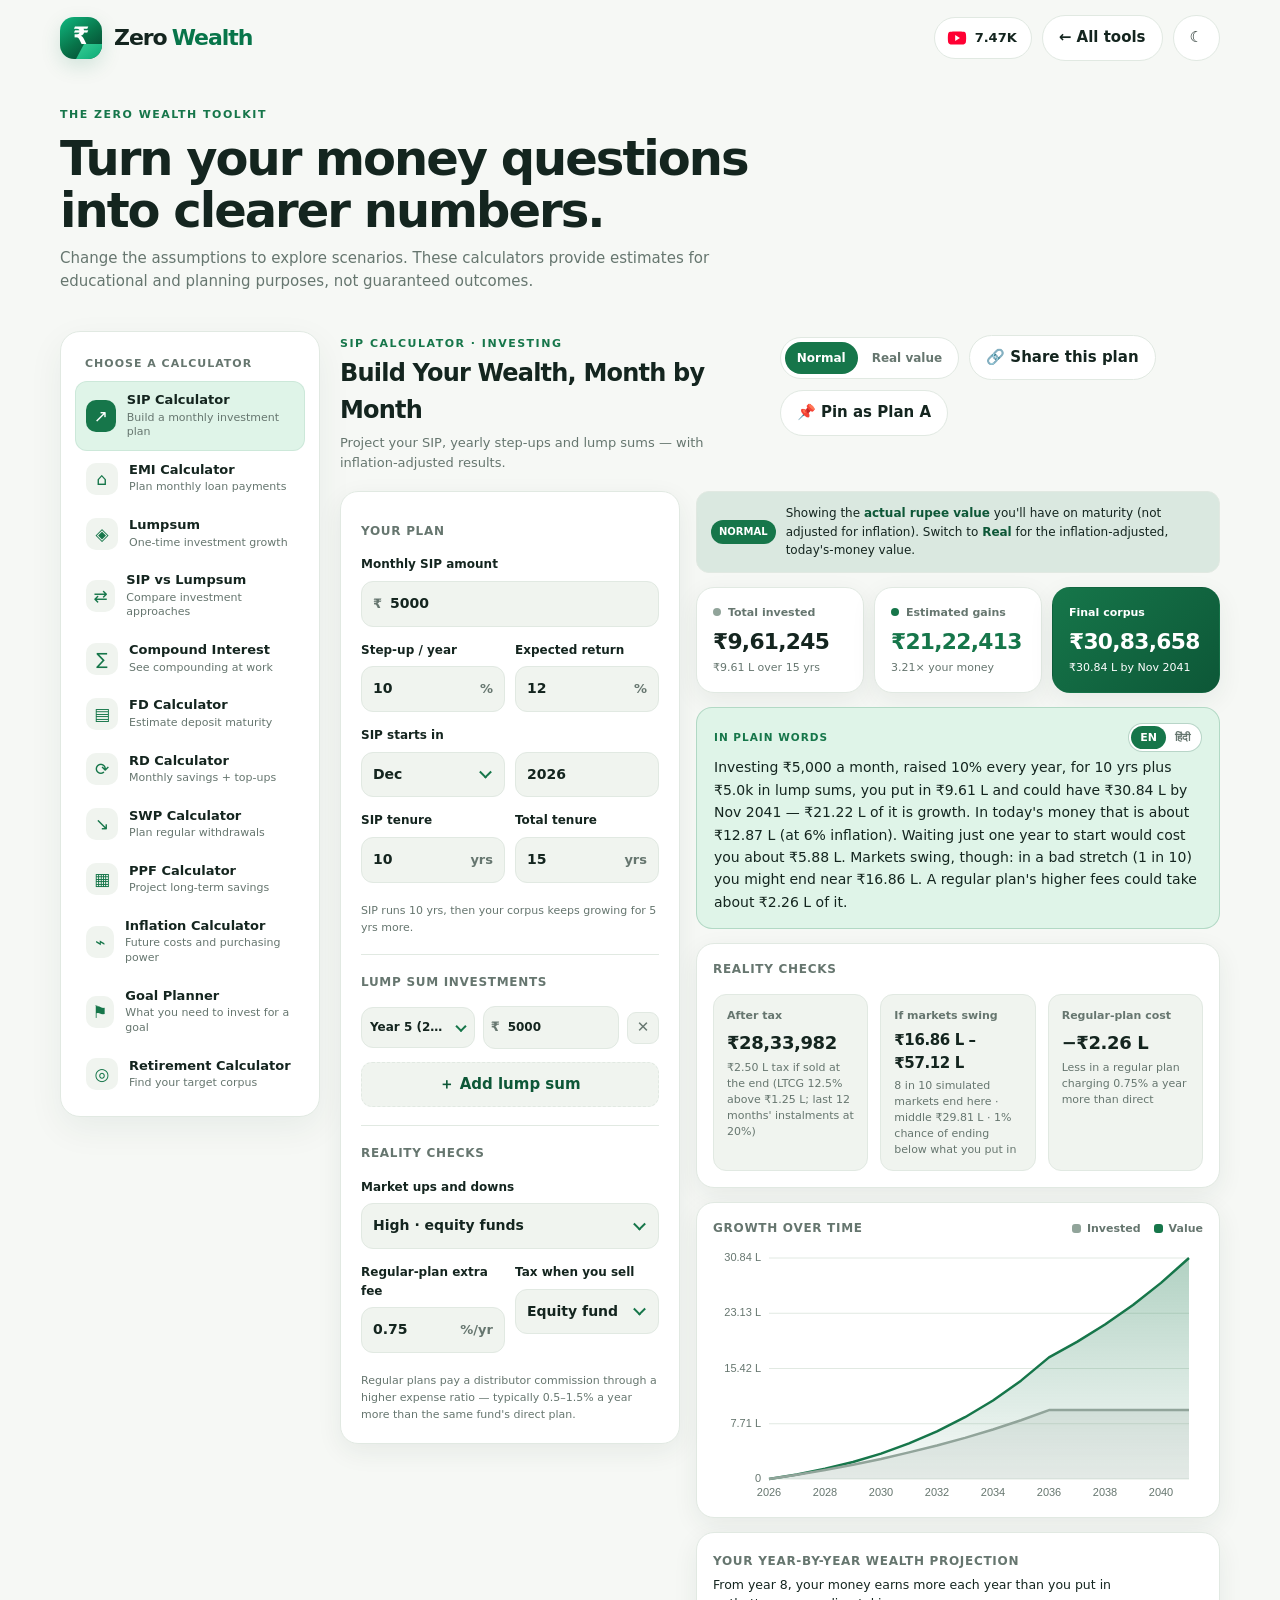
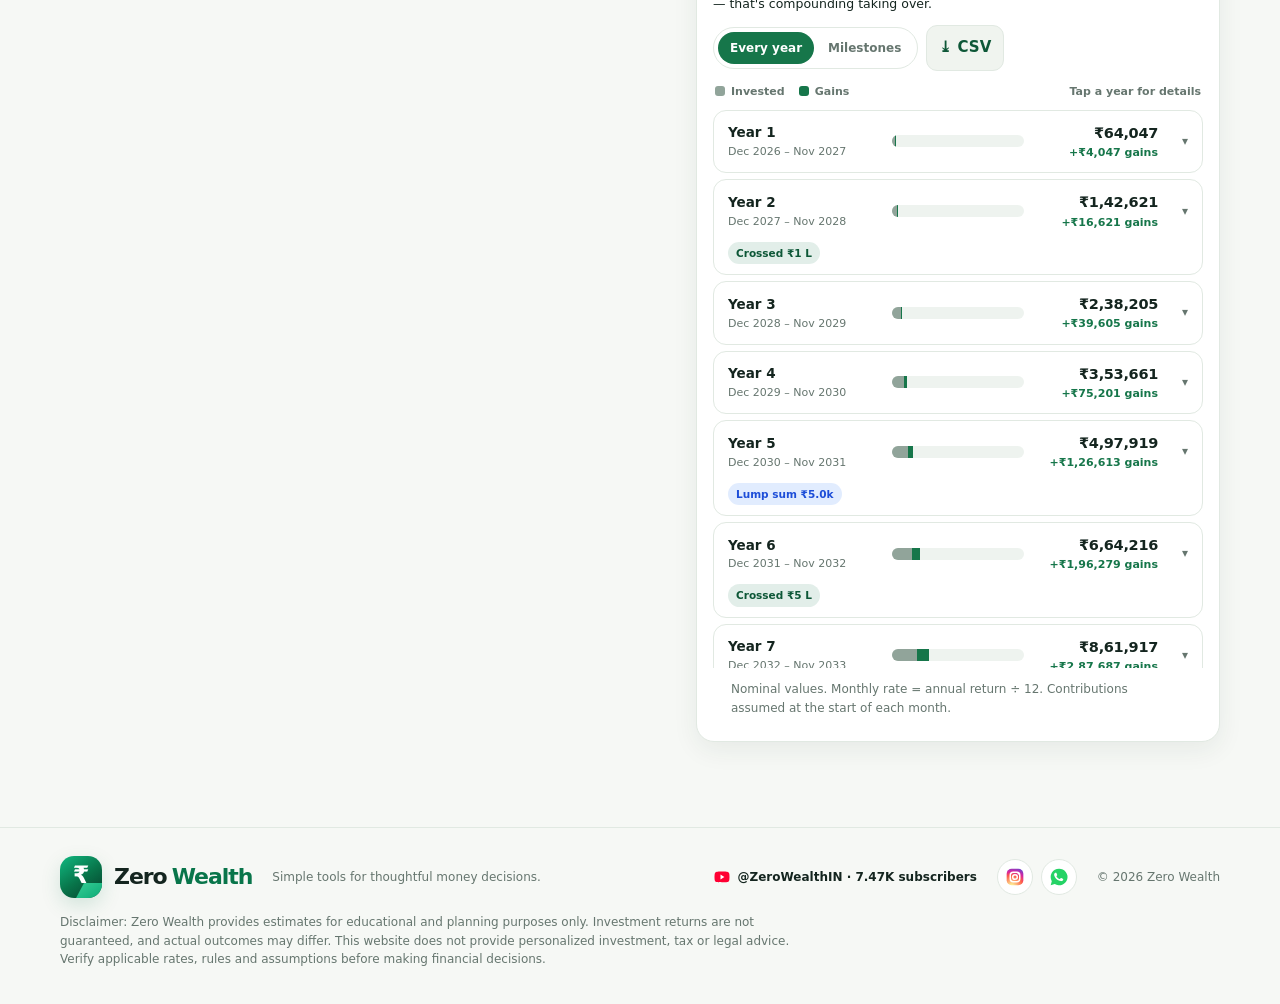
<file: sip-calculator.html>
<!doctype html><html lang="en"><head><meta charset="utf-8"><meta name="viewport" content="width=device-width,initial-scale=1"><meta http-equiv="refresh" content="0;url=calculators.html#sip"><title>SIP Calculator — Zero Wealth</title><script src="theme.js"></script><script>location.replace('calculators.html#sip');</script></head><body><p>The SIP calculator is now part of the <a href="calculators.html#sip">Zero Wealth calculator workspace</a>.</p></body></html>
</file>
<file: yt.css>
/* Zero Wealth × YouTube — shared by index.html and calculators.html (uses each page's theme tokens) */
.ytpill{display:inline-flex;align-items:center;gap:7px;height:42px;padding:0 14px 0 11px;border:1px solid var(--line);border-radius:99px;background:var(--surface);font-size:13px;font-weight:800;color:var(--text);text-decoration:none;white-space:nowrap}
.ytpill svg{width:22px;height:22px;flex:none}
.ytpill:hover{border-color:#ff003366}
.trust .yt{display:flex;align-items:center;gap:6px;color:inherit;text-decoration:none}.trust .yt:hover{color:var(--text)}.trust .yt b{color:#ff0033}

/* ---------- slim strip under the hero (calculators stay second) ---------- */
.ytstrip-wrap{padding:6px 0 0}
.ytstrip{display:flex;align-items:center;gap:12px;padding:8px 8px 8px 12px;border:1px solid var(--line);border-radius:999px;background:var(--surface);box-shadow:0 4px 18px #173e2608}
.ytstrip-main{flex:1;min-width:0;display:flex;align-items:center;gap:12px;color:var(--text);text-decoration:none;border-radius:999px}
.ytstrip-ic{flex:none;width:38px;height:38px;border-radius:50%;display:grid;place-items:center;background:#ff00330f}
.ytstrip-ic svg{width:22px;height:22px}
.ytstrip-text{min-width:0;display:flex;align-items:baseline;gap:10px;flex-wrap:wrap;line-height:1.3}
.ytstrip-text b{font-size:14.5px;letter-spacing:-.2px}
.ytstrip-meta{font-size:12.5px;color:var(--muted);font-weight:650}
.ytstrip-go{flex:none;margin-left:auto;font-size:12.5px;font-weight:800;color:var(--green);white-space:nowrap;padding:0 6px}
.ytstrip-main:hover .ytstrip-go{text-decoration:underline}
.ytstrip-sub{flex:none;display:inline-flex;align-items:center;border-radius:999px;padding:10px 18px;background:#ff0033;color:#fff!important;font-weight:850;font-size:13px;text-decoration:none;transition:background-color .2s}
.ytstrip-sub:hover{background:#e0002d}
.ytstrip-main:focus-visible,.ytstrip-sub:focus-visible{outline:3px solid #ff003366;outline-offset:3px}
[data-theme=dark] .ytstrip{background:#0b1710}
@media(max-width:700px){.ytstrip{border-radius:20px;flex-wrap:wrap;padding:12px}.ytstrip-main{flex-basis:100%}.ytstrip-go{display:none}.ytstrip-text{flex-direction:column;gap:2px}.ytstrip-sub{width:100%;justify-content:center}}

/* ---------- home page section ---------- */
.ytsec{padding:54px 0}
.ytcard{border:1px solid var(--line);border-radius:28px;background:linear-gradient(160deg,var(--surface),var(--surface2));box-shadow:var(--shadow);padding:30px;overflow:hidden;position:relative}
.ytcard:before{content:"";position:absolute;right:-90px;top:-120px;width:340px;height:340px;border-radius:50%;background:radial-gradient(circle,#ff003312,transparent 70%);pointer-events:none}
.ythead{display:flex;align-items:center;gap:18px;flex-wrap:wrap;position:relative}
.ytkick{display:inline-flex;align-items:center;gap:7px;font-size:11px;letter-spacing:1.4px;text-transform:uppercase;font-weight:850;color:var(--muted)}
.ytkick svg{width:18px;height:18px;flex:none}
.ytname{flex:1;min-width:200px}
.ytname h2{margin:5px 0 3px;font-size:clamp(24px,2.6vw,32px);letter-spacing:-1.1px;line-height:1.1}
.ytname p{margin:0;color:var(--muted);font-size:14px}
.ytname .handle{font-weight:800;color:var(--text)}
.ytname .sep{margin:0 7px;opacity:.6}
.ytsub{display:inline-flex;align-items:center;gap:8px;border-radius:99px;padding:13px 20px;background:#ff0033;color:#fff!important;font-weight:850;font-size:14px;box-shadow:0 8px 22px #ff003330;text-decoration:none;transition:background-color .2s,transform .2s}
.ytsub svg{width:22px;height:22px;flex:none}
.ytsub:hover{background:#e0002d;transform:translateY(-1px)}
.ytsub:focus-visible,.ytpill:focus-visible,.ytv a:focus-visible,.watchcard:focus-visible{outline:3px solid #ff003366;outline-offset:3px}
.ytstats{display:grid;grid-template-columns:repeat(3,minmax(0,1fr)) 1.3fr;gap:12px;margin:24px 0 8px;position:relative}
.ytstat{border:1px solid var(--line);background:var(--surface);border-radius:18px;padding:16px 18px;min-width:0}
.ytstat strong{display:block;font-size:30px;letter-spacing:-1.2px;line-height:1.05}
.ytstat span{font-size:12px;color:var(--muted);font-weight:700}
.ytgoal{border:1px solid var(--line);background:var(--surface);border-radius:18px;padding:16px 18px;display:flex;flex-direction:column;justify-content:center;gap:9px;min-width:0}
.ytgoal .row{display:flex;justify-content:space-between;gap:10px;font-size:12px;font-weight:800}
.ytgoal .row span:last-child{color:var(--green)}
.ytbar{height:10px;border-radius:99px;background:var(--surface2);overflow:hidden}
.ytbar i{display:block;height:100%;border-radius:99px;background:linear-gradient(90deg,#10b981,#08754a)}
.ytgoal small{font-size:11px;color:var(--muted)}
.yttabs{display:flex;align-items:center;justify-content:space-between;gap:12px;margin:22px 0 14px;flex-wrap:wrap}
.yttabs .tabs{display:inline-flex;border:1px solid var(--line);border-radius:99px;padding:3px;background:var(--surface)}
.yttabs button{border:0;background:transparent;font:inherit;font-size:12px;font-weight:800;padding:7px 14px;border-radius:99px;color:var(--muted);cursor:pointer}
.yttabs button.active{background:var(--green);color:#fff}
.yttabs small{font-size:11.5px;color:var(--muted)}
.ytvids{display:grid;grid-template-columns:repeat(3,minmax(0,1fr));gap:16px}
.ytvids .ytv:nth-child(n+4){display:none}
.ytv{border:1px solid var(--line);background:var(--surface);border-radius:18px;overflow:hidden;display:flex;flex-direction:column;min-width:0;transition:border-color .2s,transform .2s,box-shadow .2s}
.ytv:hover{border-color:#ff003355;transform:translateY(-3px);box-shadow:var(--shadow)}
.ytthumb{position:relative;display:block;aspect-ratio:16/9;background:#000;overflow:hidden}
.ytimg{width:100%;height:100%;object-fit:cover;display:block}
.ytthumb .pb{position:absolute;inset:0;display:grid;place-items:center}
.ytthumb .pb svg{width:58px;height:58px;filter:drop-shadow(0 4px 10px #0006);transition:transform .2s}
.ytv:hover .pb svg{transform:scale(1.08)}
.ytthumb .dur{position:absolute;right:8px;bottom:8px;background:#000c;color:#fff;font-size:11px;font-weight:800;padding:2px 7px;border-radius:5px}
.ytbody{padding:13px 15px 15px;display:flex;flex-direction:column;gap:6px;flex:1}
.ytbody h3{margin:0;font-size:14.5px;line-height:1.35;letter-spacing:-.2px}
.ytbody h3 a{color:inherit;text-decoration:none}
.ytmeta{font-size:12px;color:var(--muted);font-weight:650}
.ytcalc{margin-top:auto;padding-top:10px;border-top:1px dashed var(--line);display:flex;align-items:center;justify-content:space-between;gap:8px;font-size:12.5px;font-weight:800;color:var(--green);text-decoration:none}
.ytcalc.muted{color:var(--muted)}
.ytcalc em{font-style:normal;font-size:10.5px;font-weight:800;color:var(--muted);text-transform:uppercase;letter-spacing:.5px}
.ytfoot{display:flex;justify-content:center;margin-top:18px}
.ytfoot a{font-size:13px;font-weight:800;color:var(--text);border:1px solid var(--line);background:var(--surface);border-radius:99px;padding:10px 18px;text-decoration:none}
.footyt{display:inline-flex;align-items:center;gap:7px;font-weight:800;color:var(--text);text-decoration:none;white-space:nowrap;vertical-align:middle}
.footyt svg{width:18px;height:18px;flex:none}
.footyt:hover{color:#e0002d}
/* home footer: one centred line — brand + tagline left, YouTube + copyright right */
.footer .footerrow{align-items:center;column-gap:22px;row-gap:12px}
.footer .foottag{flex:1;min-width:220px}
.footer .footmeta{display:inline-flex;align-items:center;gap:20px;flex-wrap:wrap}
.footer .footcopy{white-space:nowrap}

/* Instagram / WhatsApp buttons */
.footsocial{display:inline-flex;align-items:center;gap:8px}
.soc{width:36px;height:36px;border:1px solid var(--line);border-radius:50%;display:grid;place-items:center;background:var(--surface);transition:border-color .2s,transform .2s}
.soc svg{width:20px;height:20px}
.soc:hover{transform:translateY(-2px);border-color:var(--green)}
.soc:focus-visible{outline:3px solid color-mix(in srgb,var(--green) 40%,transparent);outline-offset:3px}
@media(prefers-reduced-motion:reduce){.soc{transition:none}.soc:hover{transform:none}}
[data-theme=dark] .ytcard{background:linear-gradient(160deg,#0e1b14,#102318)}
[data-theme=dark] .ytstat,[data-theme=dark] .ytgoal,[data-theme=dark] .ytv{background:#0b1710}
[data-theme=dark] .yttabs button.active{color:#06120c}

/* ---------- calculators page: watch card ---------- */
.watchcard{display:flex;align-items:center;gap:14px;margin-top:14px;padding:12px;border:1px solid var(--line);border-radius:16px;background:var(--surface);color:var(--text);text-decoration:none;transition:border-color .2s}
#sipView .watchcard{margin-top:0;border-color:var(--border)}
.watchcard:hover{border-color:#ff003366}
.wthumb{position:relative;flex:none;width:150px;aspect-ratio:16/9;border-radius:10px;overflow:hidden;background:#000;display:grid;place-items:center}
.wimg{position:absolute;inset:0;width:100%;height:100%;object-fit:cover}
.wthumb>svg{position:relative;width:40px;height:40px;filter:drop-shadow(0 3px 8px #0007)}
.wtext{flex:1;min-width:0;display:flex;flex-direction:column;gap:3px}
.wkick{display:inline-flex;align-items:center;gap:6px;font-size:10.5px;font-weight:850;letter-spacing:.8px;text-transform:uppercase;color:#e0002d}
[data-theme=dark] .wkick{color:#ff5c7a}
.wkick svg{width:16px;height:16px}
.wtext b{font-size:14.5px;line-height:1.3}
.wtext small{font-size:11.5px;color:var(--muted)}
.wgo{flex:none;font-size:12.5px;font-weight:850;border:1px solid var(--line);border-radius:99px;padding:8px 13px}

@media(max-width:850px){
 .ytstats{grid-template-columns:repeat(3,minmax(0,1fr))}.ytgoal{grid-column:1/-1}
 /* phones/tablets: swipe through the videos */
 .ytvids{display:flex;overflow-x:auto;scroll-snap-type:x mandatory;gap:12px;padding-bottom:6px;margin:0 -4px;padding-left:4px;padding-right:4px;scrollbar-width:thin}
 .ytvids .ytv{flex:0 0 min(78%,340px);scroll-snap-align:start}
 .ytvids .ytv:nth-child(n+4){display:flex}
}
@media(max-width:700px){.footer .footerrow{flex-direction:column;align-items:flex-start}.footer .foottag{flex:none;min-width:0}}
@media(max-width:540px){
 .ytcard{padding:20px;border-radius:22px}
 .ytsub{width:100%;justify-content:center}
 .ytstat{padding:12px}.ytstat strong{font-size:22px}
 .ytpill [data-yt-subs]{display:none}.ytpill{padding:0 10px}
 .watchcard{flex-wrap:wrap}.wthumb{width:100%}.wgo{display:none}
}
@media(prefers-reduced-motion:reduce){.ytv,.ytsub,.ytthumb .pb svg{transition:none}.ytv:hover,.ytsub:hover{transform:none}}

/* ---------- one footer for every page (home page styles, for pages that don't have them) ---------- */
.site-footer{margin-top:35px;border-top:1px solid var(--line);padding:28px 0 35px;color:var(--muted);font-size:12px;line-height:1.55}
.site-footer .fcontainer{width:min(1160px,calc(100% - 40px));margin:auto}
.site-footer .footerrow{display:flex;justify-content:space-between;gap:20px;flex-wrap:wrap}
.site-footer .brand{display:flex;align-items:center;gap:12px;color:var(--text);text-decoration:none}
.site-footer .brandmark{position:relative;isolation:isolate;width:42px;height:42px;flex:0 0 42px;border-radius:14px;display:grid;place-items:center;overflow:hidden;background:linear-gradient(145deg,#10b981 0%,#08754a 52%,#063d2b 100%);box-shadow:0 7px 20px #08754a26;font-size:0}
.site-footer .brandmark:before{content:"₹";position:relative;z-index:1;font-size:24px;font-weight:850;color:#fff}
.site-footer .brandmark:after{content:"";position:absolute;inset:auto 0 0 48%;height:36%;background:linear-gradient(135deg,#34d399,#10b981);transform:skewX(-28deg);opacity:.9}
.site-footer .wordmark{display:inline-flex;align-items:baseline;gap:5px;font-size:22px;font-weight:850;letter-spacing:-1.05px;line-height:1;color:var(--text);white-space:nowrap}
.site-footer .wordmark span:last-child{color:#08754a}
[data-theme=dark] .site-footer .wordmark span:first-child{color:#f1f7f3}
[data-theme=dark] .site-footer .wordmark span:last-child{color:#34d399}
.site-footer .disclaimer{max-width:760px;margin:15px 0 0}
@media(max-width:600px){.site-footer .fcontainer{width:calc(100% - 28px)}.site-footer .wordmark{font-size:19px;letter-spacing:-.8px}}
</file>
